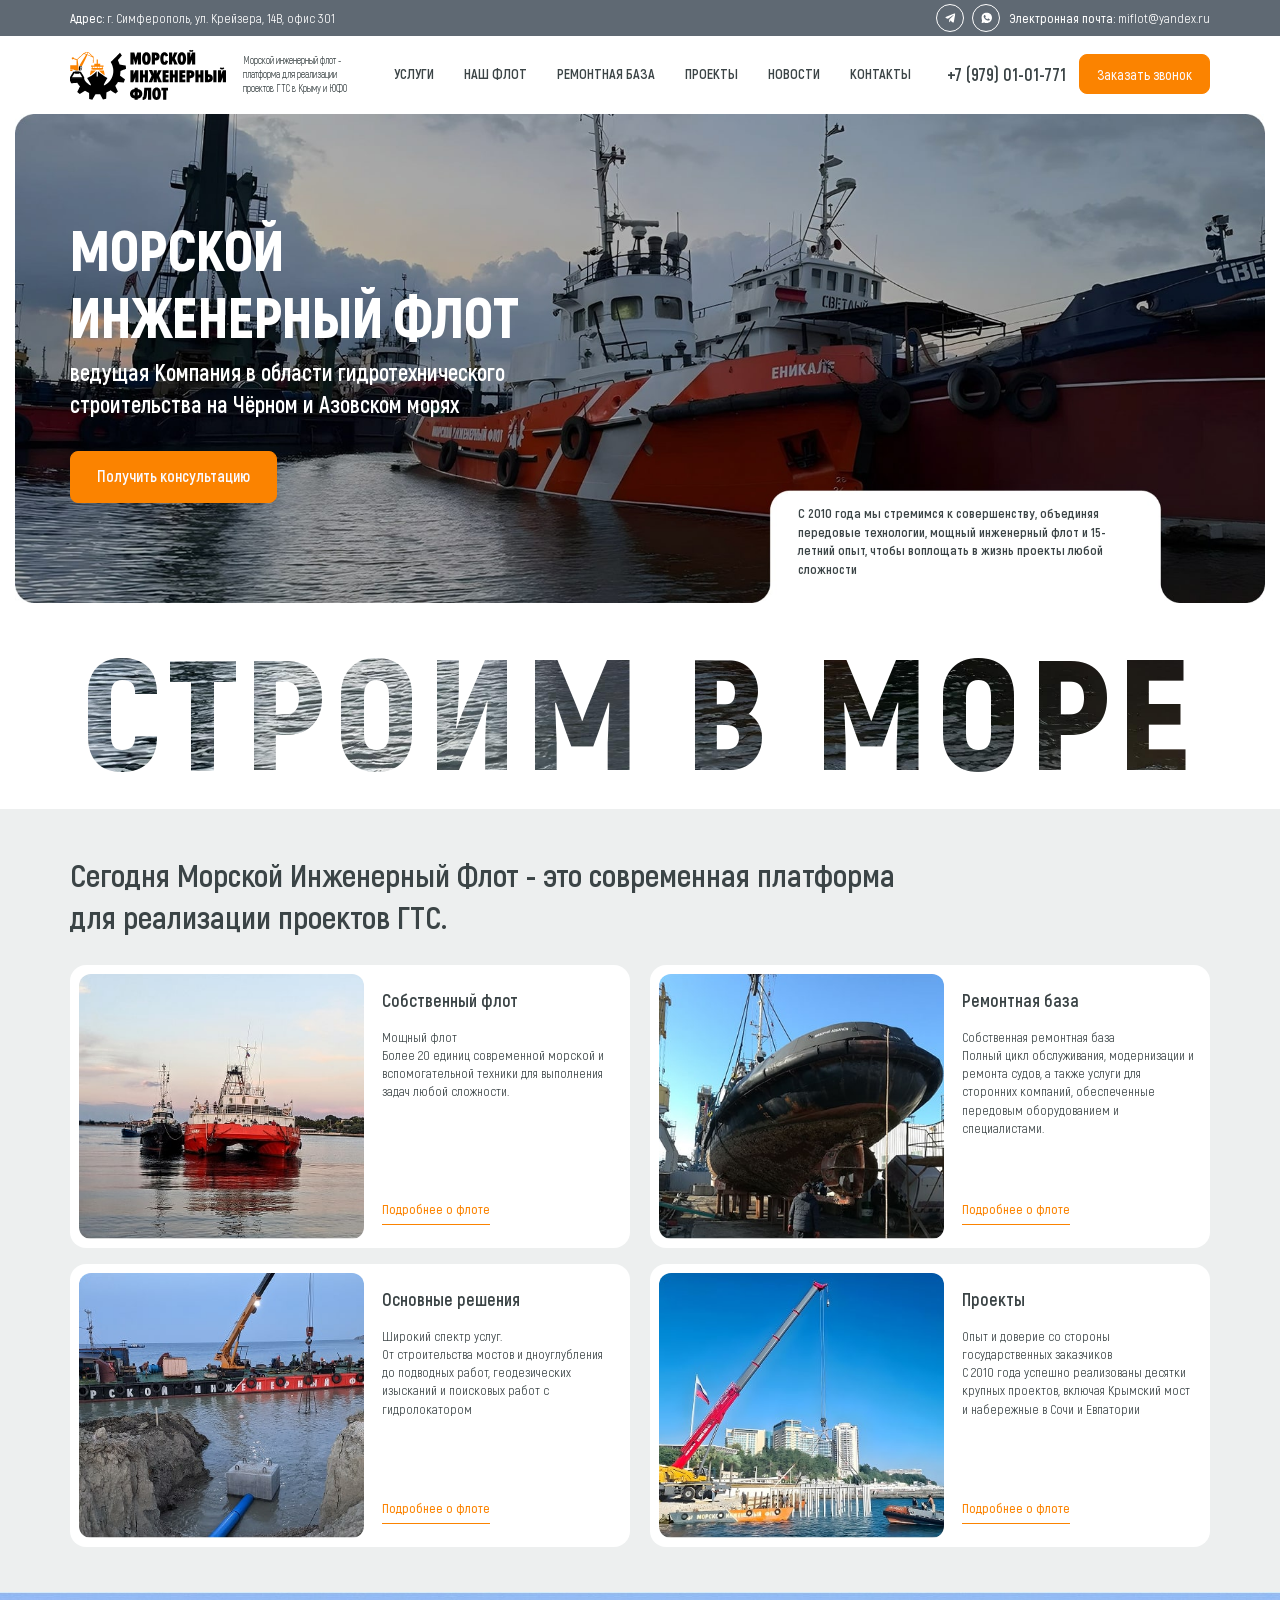
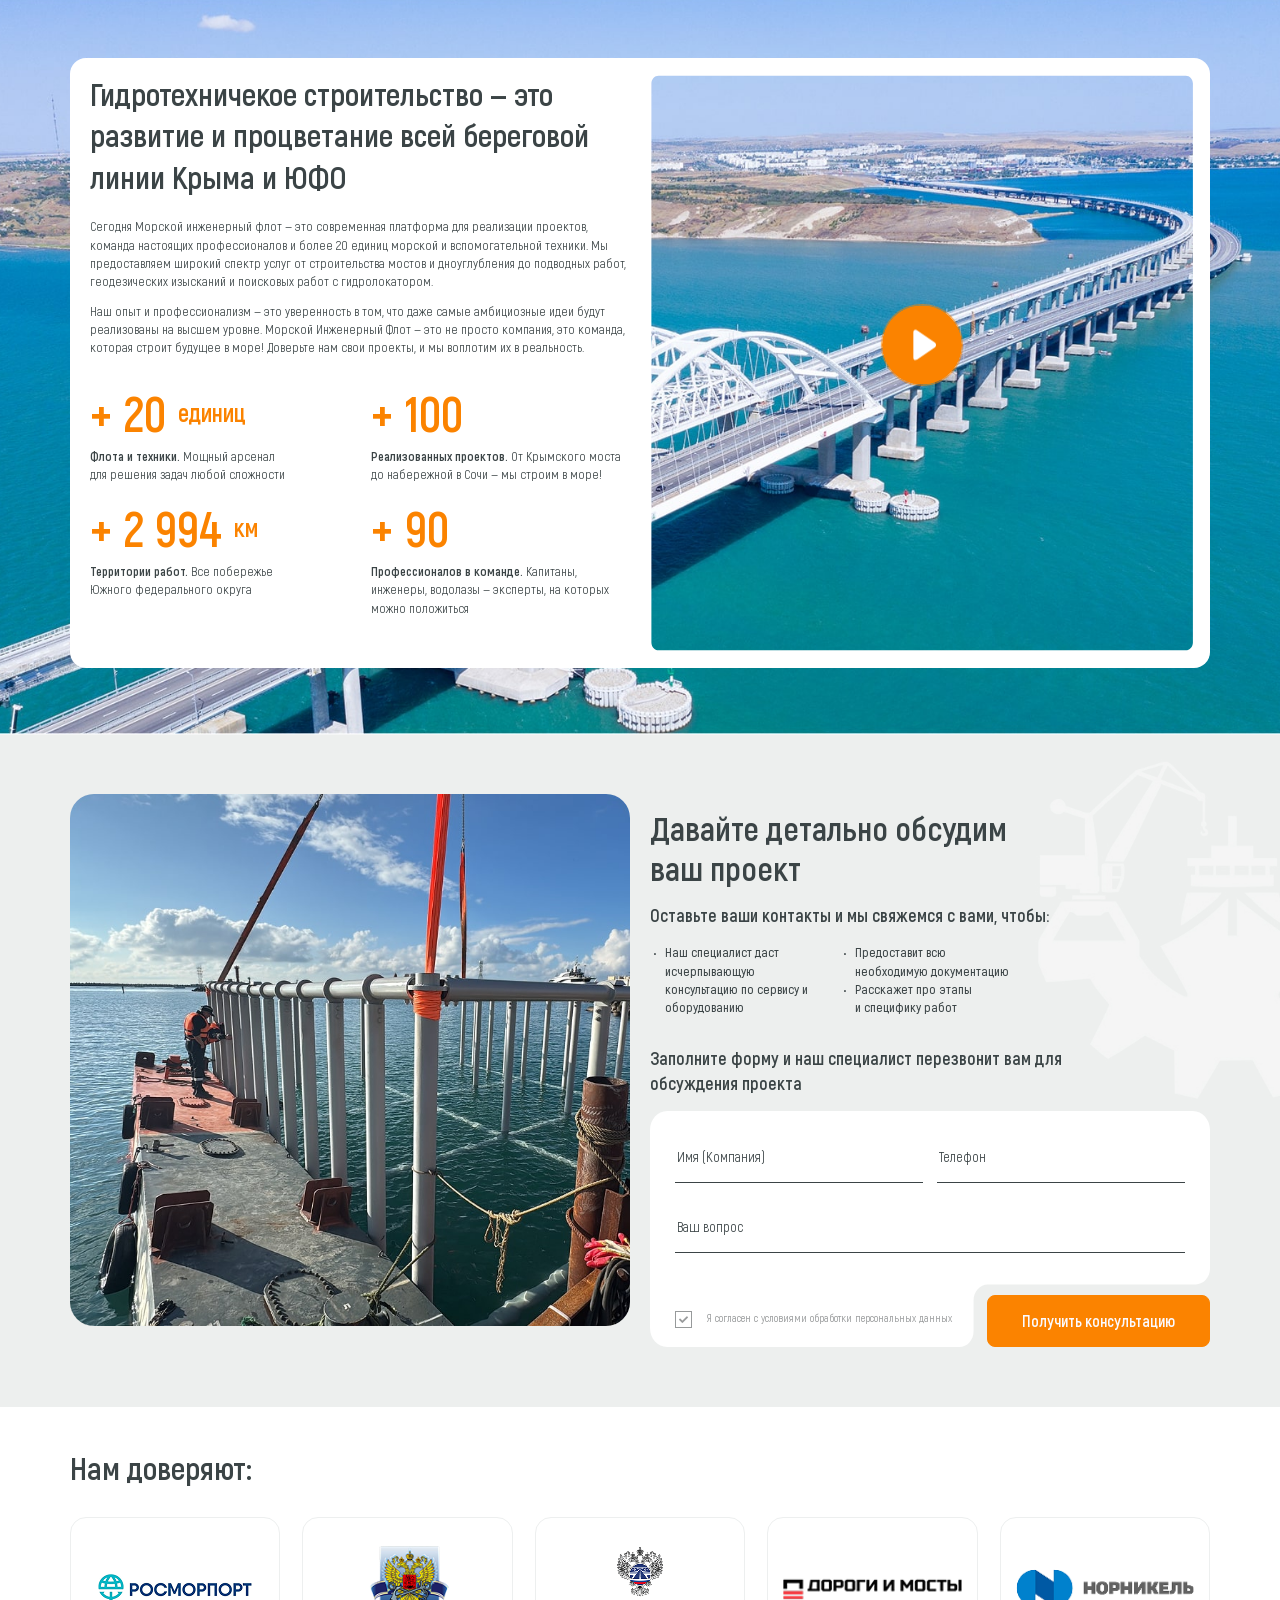
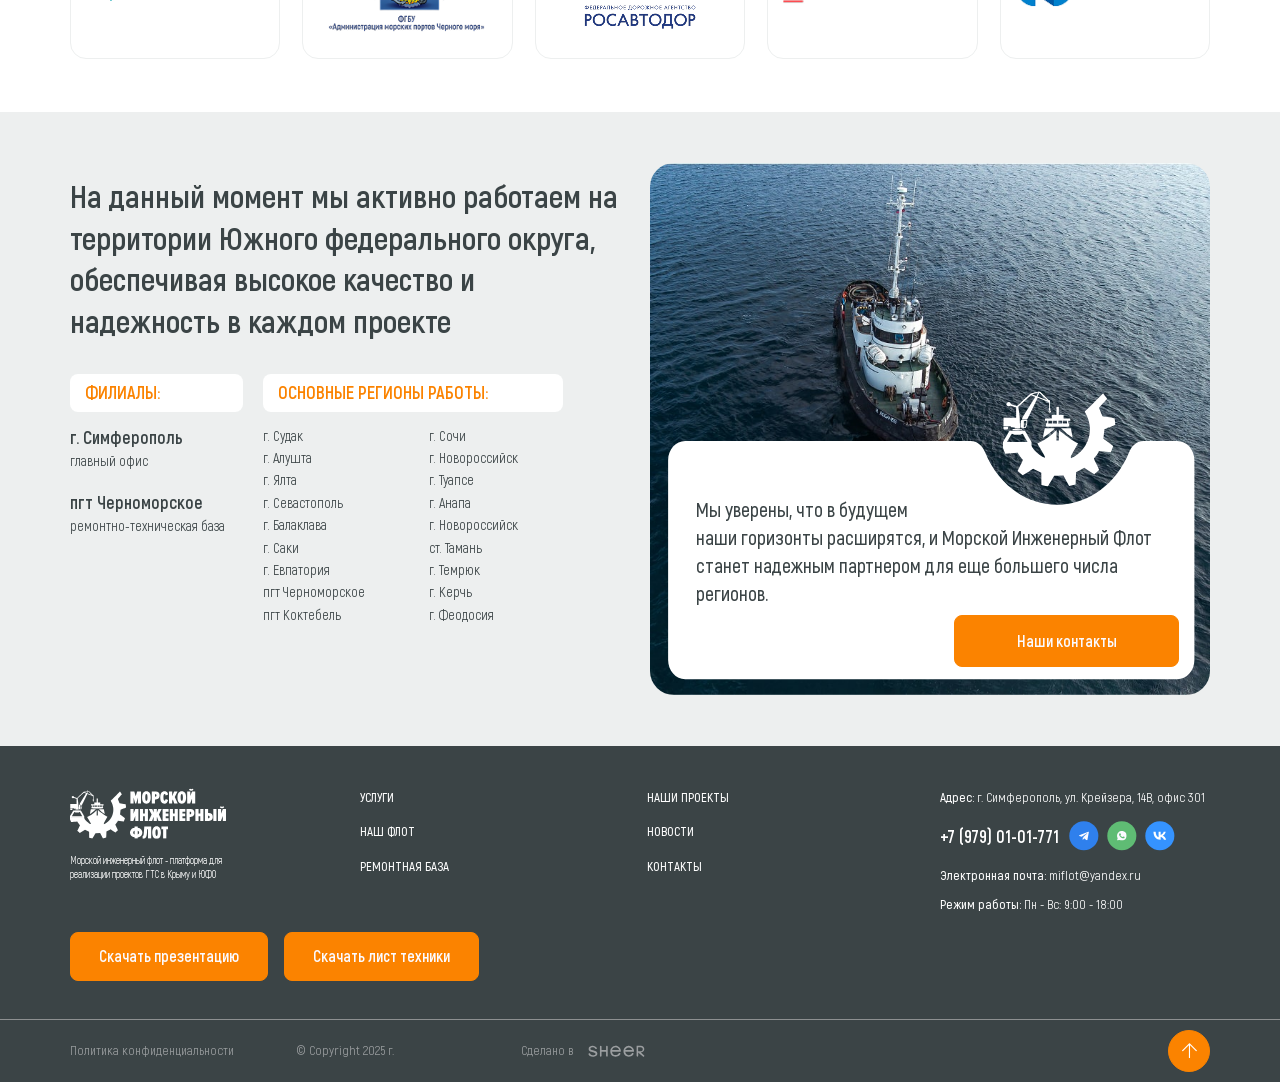
<file: index.html>
<!DOCTYPE html>
<!--[if lt IE 7]><html lang="ru" class="lt-ie9 lt-ie8 lt-ie7"><![endif]-->
<!--[if IE 7]><html lang="ru" class="lt-ie9 lt-ie8"><![endif]-->
<!--[if IE 8]><html lang="ru" class="lt-ie9"><![endif]-->
<!--[if gt IE 8]><!-->
<html lang="ru">
<!--<![endif]-->
<head>
	<meta charset="utf-8" />
	<title>Заголовок</title>
	<meta http-equiv="X-UA-Compatible" content="IE=edge" />
	<meta name="viewport" content="width=device-width, initial-scale=1, maximum-scale=1">
	<meta name="format-detection" content="telephone=no" />
	<link rel="shortcut icon" href="favicon.png" />
	<link rel="stylesheet" href="libs/bootstrap/bootstrap-grid.css" />
	<link rel="stylesheet" href="libs/fontawesome-free-5.12.0-web/css/all.min.css" />
	<link rel="stylesheet" href="libs/fancybox-master/dist/jquery.fancybox.min.css" />
	<link rel="stylesheet" href="libs/slick-1.5.9/slick/slick.css" />
	<link rel="stylesheet" href="css/fonts.css" />
	<link rel="stylesheet" href="css/main.css?ver=1.1" />
	<link rel="stylesheet" href="css/media.css?ver=1.1" />
</head>
<body>

	<div class="wrapper"> 

		<header class="header default"> 
			<div class="header__top"> 
				<div class="container">
					<div class="header__wrapper">
						<div class="header__location"><strong>Адрес:</strong> г. Симферополь, ул. Крейзера, 14В, офис 301</div>
						<div class="header__contacts">
							<ul class="socials-list">
								<li><a href="#" target="_blank" class="socials-list_tg"><img src="img/tg.svg" alt="alt"></a></li>
								<li><a href="#" target="_blank" class="socials-list_wp"><img src="img/wp.svg" alt="alt"></a></li>
							</ul>
							<p><strong>Электронная почта:</strong> <a href="mailto:miflot@yandex.ru">miflot@yandex.ru</a></p>
						</div>
					</div>
				</div>
			</div>
			<div class="header__bottom">
				<div class="container">
					<div class="header__wrapper">
						<span class='sandwich'>
							<span class='sw-topper'></span>
							<span class='sw-bottom'></span>
							<span class='sw-footer'></span>
						</span>
						<div class="logo-wrap">
							<a href="#" class="logo">
								<img src="img/logo.svg" alt="alt">
							</a>
							<div class="logo-descr">Морской инженерный флот - платформа для реализации проектов ГТС в Крыму и ЮФО</div>
						</div>
						<ul class="menu">
							<li><a href="#">УСЛУГИ</a></li>
							<li><a href="#">НАШ ФЛОТ</a></li>
							<li><a href="#">РЕМОНТНАЯ БАЗА</a></li>
							<li><a href="#">ПРОЕКТЫ</a></li>
							<li><a href="#">НОВОСТИ</a></li>
							<li><a href="#">КОНТАКТЫ</a></li>
						</ul>
						<div class="header__contacts">
							<a href="tel:+79790101771" class="phone-main">+7 (979) 01-01-771 </a>
							<a href="#callback" class="btn-main fancybox">Заказать звонок</a>
						</div>
						<a href="tel:+79790101771" class="phone-mob"><i class="fas fa-phone-alt"></i></a>
					</div>
				</div>
			</div>
			<div class="menu-mobile">
				<ul class="menu">
					<li><a href="#">УСЛУГИ</a></li>
					<li><a href="#">НАШ ФЛОТ</a></li>
					<li><a href="#">РЕМОНТНАЯ БАЗА</a></li>
					<li><a href="#">ПРОЕКТЫ</a></li>
					<li><a href="#">НОВОСТИ</a></li>
					<li><a href="#">КОНТАКТЫ</a></li>
				</ul>
				<div class="header__contacts">
					<a href="tel:+79790101771" class="phone-main">+7 (979) 01-01-771 </a>
					<a href="#callback" class="btn-main fancybox">Заказать звонок</a>
				</div>
			</div>
			<div class="menu-overlay"></div>
		</header>

		<section class="billbord">
			<div class="container">
				<div class="billbord__content">
					<h1 class="title-big">Морской инженерный флот</h1>
					<div class="descr-big">ведущая Компания в области гидротехнического строительства на Чёрном и Азовском морях</div>
					<a href="#sect-consult" class="btn-main link-scroll">Получить консультацию</a>
				</div>
			</div>
			<div class="billbord__descr">С 2010 года мы стремимся к совершенству, объединяя передовые технологии, мощный инженерный флот и 15-летний опыт, чтобы воплощать в жизнь проекты любой сложности</div>
		</section>

		<section class="head-main">
			<div class="container">
				<h2 class="title-main">СТРОИМ В МОРЕ</h2>
			</div>
		</section>

		<section class="categories">
			<div class="container">
				<h2 class="title-section">Сегодня Морской Инженерный Флот - это современная платформа для реализации проектов ГТС.</h2>
				<div class="row row_main">
					<div class="col-lg-6">
						<div class="item-card">
							<a href="#" class="item-card__image">
								<img src="img/category1.jpg" alt="alt">
							</a>
							<div class="item-card__content">
								<a href="#" class="title-middle">Собственный флот</a>
								<p>Мощный флот <br>Более 20 единиц современной морской и вспомогательной техники для выполнения задач любой сложности.</p>
								<a href="#" class="link-page">Подробнее о флоте</a>
							</div>
						</div>
					</div>
					<div class="col-lg-6">
						<div class="item-card">
							<a href="#" class="item-card__image">
								<img src="img/category2.jpg" alt="alt">
							</a>
							<div class="item-card__content">
								<a href="#" class="title-middle">Ремонтная база</a>
								<p>Собственная ремонтная база <br>Полный цикл обслуживания, модернизации и ремонта судов, а также услуги для сторонних компаний, обеспеченные передовым оборудованием и специалистами.</p>
								<a href="#" class="link-page">Подробнее о флоте</a>
							</div>
						</div>
					</div>
					<div class="col-lg-6">
						<div class="item-card">
							<a href="#" class="item-card__image">
								<img src="img/category3.jpg" alt="alt">
							</a>
							<div class="item-card__content">
								<a href="#" class="title-middle">Основные решения</a>
								<p>Широкий спектр услуг. <br>От строительства мостов и дноуглубления до подводных работ, геодезических изысканий и поисковых работ с гидролокатором</p>
								<a href="#" class="link-page">Подробнее о флоте</a>
							</div>
						</div>
					</div>
					<div class="col-lg-6">
						<div class="item-card">
							<a href="#" class="item-card__image">
								<img src="img/category4.jpg" alt="alt">
							</a>
							<div class="item-card__content">
								<a href="#" class="title-middle">Проекты</a>
								<p>Опыт и доверие со стороны государственных заказчиков <br>С 2010 года успешно реализованы десятки крупных проектов, включая Крымский мост и набережные в Сочи и Евпатории</p>
								<a href="#" class="link-page">Подробнее о флоте</a>
							</div>
						</div>
					</div>
				</div>
			</div>
		</section>

		<section class="about">
			<div class="container">
				<div class="about__content">
					<div class="row">
						<div class="col-lg-6">
							<h2 class="title-section">Гидротехничекое строительство — это развитие и процветание всей береговой <br>линии Крыма и ЮФО</h2>
							<p>Сегодня Морской инженерный флот — это современная платформа для реализации проектов, команда настоящих профессионалов и более 20 единиц морской и вспомогательной техники. Мы предоставляем широкий спектр услуг от строительства мостов и дноуглубления до подводных работ, геодезических изысканий и поисковых работ с гидролокатором.</p>
							<p>Наш опыт и профессионализм — это уверенность в том, что даже самые амбициозные идеи будут реализованы на высшем уровне. Морской Инженерный Флот — это не просто компания, это команда, которая строит будущее в море! Доверьте нам свои проекты, и мы воплотим их в реальность.</p>
							<div class="row">
								<div class="col-6">
									<div class="item-about">
										<div class="item-about__head">+<div class="item-about__number" data-from="0" data-to="20">0</div> <span>единиц</span></div>
										<p><strong>Флота и техники.</strong> Мощный арсенал <br>для решения задач любой сложности</p>
									</div>
								</div>
								<div class="col-6">
									<div class="item-about">
										<div class="item-about__head">+<div class="item-about__number" data-from="0" data-to="100">0</div></div>
										<p><strong>Реализованных проектов.</strong> От Крымского моста <br>до набережной в Сочи — мы строим в море!</p>
									</div>
								</div>
								<div class="col-6">
									<div class="item-about">
										<div class="item-about__head">+<div class="item-about__number" data-from="0" data-to="3000">0</div> <span>км</span></div>
										<p><strong>Территории работ.</strong> Все побережье <br>Южного федерального округа</p>
									</div>
								</div>
								<div class="col-6">
									<div class="item-about">
										<div class="item-about__head">+<div class="item-about__number" data-from="0" data-to="90">0</div></div>
										<p><strong>Профессионалов в команде.</strong> Капитаны, инженеры, водолазы — эксперты, на которых можно положиться</p>
									</div>
								</div>
							</div>
						</div>
						<div class="col-lg-6">
							<div class="video-about">
								<div class="video-about__btn"></div>
								<div class="about__video">
									<video width="100%" data-keepplaying height="auto" preload="auto" autoplay="autoplay" poster="img/poster.jpg" loop autoplay muted controls>
										<source src="img/video1.mp4" type="video/mp4"></source> 
									</video>
								</div>
							</div>
						</div>
					</div>
				</div>
			</div>
		</section>

		<section class="consultation" id="sect-consult">
			<div class="container">
				<div class="row">
					<div class="col-lg-6">
						<div class="consultation__image">
							<img src="img/consultation.jpg" alt="alt">
						</div>
					</div>
					<div class="col-lg-6">
						<h2 class="title-section">Давайте детально обсудим ваш проект</h2>
						<div class="title-middle">Оставьте ваши контакты и мы свяжемся с вами, чтобы:</div>
						<div class="consultation__text">
							<ul>
								<li>Наш специалист даст исчерпывающую консультацию по сервису и оборудованию</li>
								<li>Предоставит всю необходимую документацию</li>
								<li>Расскажет про этапы <br>и специфику работ</li>
							</ul>
						</div>
						<div class="title-middle">Заполните форму и наш специалист перезвонит вам для обсуждения проекта</div>
						<div class="form-consultation">
							<form>
								<div class="row">
									<div class="col-md-6">
										<div class="item-form">
											<input type="text" placeholder="Имя (Компания)" required>
										</div>
									</div>
									<div class="col-md-6">
										<div class="item-form">
											<input type="tel" placeholder="Телефон" class="input-phone" inputmode="numeric" required>
										</div>
									</div>
									<div class="col-12">
										<div class="item-form">
											<input type="text" placeholder="Ваш вопрос" required>
										</div>
									</div>
								</div>
								<div class="form-consultation__bottom">
									<div class="checkbox">
										<label>
											<input type="checkbox" required="required" checked="checked" />
											<span>Я согласен с условиями обработки персональных данных</span>
										</label>
									</div>
									<input type="submit" class="btn-main" value="Получить консультацию">
								</div>
							</form>
						</div>
					</div>
				</div>
			</div>
		</section>

		<section class="partners">
			<div class="container">
				<h2 class="title-section">Нам доверяют:</h2>
				<div class="row row_partners">
					<div class="col-main">
						<div class="item-partner">
							<img src="img/partner1.png" alt="alt">
						</div>
					</div>
					<div class="col-main">
						<div class="item-partner">
							<img src="img/partner2.png" alt="alt">
						</div>
					</div>
					<div class="col-main">
						<div class="item-partner">
							<img src="img/partner3.png" alt="alt">
						</div>
					</div>
					<div class="col-main">
						<div class="item-partner">
							<img src="img/partner4.png" alt="alt">
						</div>
					</div>
					<div class="col-main">
						<div class="item-partner">
							<img src="img/partner5.png" alt="alt">
						</div>
					</div>
				</div>
			</div>
		</section>

		<section class="contacts">
			<div class="container">
				<div class="row">
					<div class="col-lg-6">
						<h2 class="title-section">На данный момент мы активно работаем на территории Южного федерального округа, обеспечивая высокое качество и надежность в каждом проекте</h2>
						<div class="row">
							<div class="col-md-4">
								<div class="contacts__subtitle">Филиалы:</div>
								<div class="contacts__item">
									<div class="title-middle">г. Симферополь</div>
									<p>главный офис</p>
								</div>
								<div class="contacts__item">
									<div class="title-middle">пгт Черноморское</div>
									<p>ремонтно-техническая база</p>
								</div>
							</div>
							<div class="col-md-7">
								<div class="contacts__subtitle">Основные регионы работы:</div>
								<ul class="contacts__list">
									<li>г. Судак</li>
									<li>г. Алушта</li>
									<li>г. Ялта</li>
									<li>г. Севастополь</li>
									<li>г. Балаклава</li>
									<li>г. Саки</li>
									<li>г. Евпатория</li>
									<li>пгт Черноморское</li>
									<li>пгт Коктебель</li>
									<li>г. Сочи</li>
									<li>г. Новороссийск</li>
									<li>г. Туапсе</li>
									<li>г. Анапа</li>
									<li>г. Новороссийск</li>
									<li>ст. Тамань</li>
									<li>г. Темрюк</li>
									<li>г. Керчь</li>
									<li>г. Феодосия</li>
								</ul>
							</div>
						</div>
					</div>
					<div class="col-lg-6">
						<div class="contacts__main">
							<img src="img/contacts.jpg" alt="alt">
							<div class="contacts__info">
								<p>Мы уверены, что в будущем <br>наши горизонты расширятся, и Морской Инженерный Флот станет надежным партнером для еще большего числа регионов.</p>
								<div class="contacts__button">
									<a href="#" class="btn-main">Наши контакты</a>
								</div>
								<div class="contacts__logo">
									<img src="img/logo_contacts.svg" alt="alt">
								</div>
							</div>
						</div>
					</div>
				</div>
			</div>
		</section>

		<footer class="footer">
			<div class="container">
				<div class="row">
					<div class="col-lg-3">
						<div class="logo-wrap">
							<a href="#" class="logo">
								<img src="img/logo2.svg" alt="alt">
							</a>
							<div class="logo-descr">Морской инженерный флот - платформа для реализации проектов ГТС в Крыму и ЮФО</div>
						</div>
					</div>
					<div class="col-lg-6">
						<ul class="footer__menu">
							<li><a href="#">Услуги</a></li>
							<li><a href="#">Наш флот</a></li>
							<li><a href="#">Ремонтная база</a></li>
							<li><a href="#">Наши проекты</a></li>
							<li><a href="#">Новости</a></li>
							<li><a href="#">Контакты</a></li>
						</ul>
					</div>
					<div class="col-lg-3">
						<div class="footer__contacts">
							<p><strong>Адрес:</strong> г. Симферополь, ул. Крейзера, 14В, офис 301</p>
							<div class="contacts-line">
								<a href="tel:+79790101771" class="phone-main">+7 (979) 01-01-771 </a>
								<ul class="socials-main">
									<li><a href="#" target="_blank"><img src="img/ic_tg.svg" alt="alt"></a></li>
									<li><a href="#" target="_blank"><img src="img/ic_wp.svg" alt="alt"></a></li>
									<li><a href="#" target="_blank"><img src="img/ic_vk.svg" alt="alt"></a></li>
								</ul>
							</div>
							<p><strong>Электронная почта:</strong> <a href="mailto:miflot@yandex.ru">miflot@yandex.ru</a></p>
							<p><strong>Режим работы:</strong> Пн - Вс: 9:00 - 18:00</p>
						</div>
					</div>
				</div>
				<div class="footer__buttons">
					<a href="#" class="btn-main">Скачать презентацию</a>
					<a href="#" class="btn-main">Скачать лист техники</a>
				</div>
			</div>
			<div class="footer-bottom">
				<div class="container">
					<div class="row align-items-center">
						<div class="col-lg">
							<a href="#">Политика конфиденциальности </a>
						</div>
						<div class="col-lg">
							<div class="copyright">© Copyright  2025 г.</div>
						</div>
						<div class="col-lg">
							<div class="create">Сделано в <a href="#"><img src="img/sheer.svg" alt="alt"></a></div>
						</div>
						<div class="col-lg-5">
							<a href="#" class="btn-top"><i class="fal fa-arrow-up"></i></a>
						</div>
					</div>
				</div>
			</div>
		</footer>
		
	</div>

	<div id="callback" class="modal-block">
		<div class="modal-wrap">
			<div class="title-form">Заказать звонок</div>
			<div class="descr-form">Заполните форму и мы перезвоним вам <br>в течение 30 минут</div>
			<form>
				<div class="item-form">
					<input type="text" placeholder="Имя (Компания)" required>
				</div>
				<div class="item-form">
					<input type="tel" placeholder="Телефон" class="input-phone" inputmode="numeric" required>
				</div>
				<input type="submit" class="btn-main" value="Отправить">
				<div class="checkbox">
					<label>
						<input type="checkbox" required="required" checked="checked" />
						<span>Я согласен с условиями обработки персональных данных</span>
					</label>
				</div>
			</form>
		</div>
	</div>

	<!--[if lt IE 9]>
	<script src="libs/html5shiv/es5-shim.min.js"></script>
	<script src="libs/html5shiv/html5shiv.min.js"></script>
	<script src="libs/html5shiv/html5shiv-printshiv.min.js"></script>
	<script src="libs/respond/respond.min.js"></script>
	<![endif]-->
	<script src="libs/jquery/jquery-3.6.0.min.js"></script>
	<script src="libs/fancybox-master/dist/jquery.fancybox.min.js"></script>
	<script src="libs/jquery-spincrement/jquery.spincrement.min.js"></script>
	<script src="libs/slick-1.5.9/slick/slick.min.js"></script>
	<script src="libs/mask/jquery.maskedinput.js"></script>
	<script src="js/common.js?ver=1.1"></script>
	<!-- Yandex.Metrika counter --><!-- /Yandex.Metrika counter -->
	<!-- Google Analytics counter --><!-- /Google Analytics counter -->
</body>
</html>
</file>
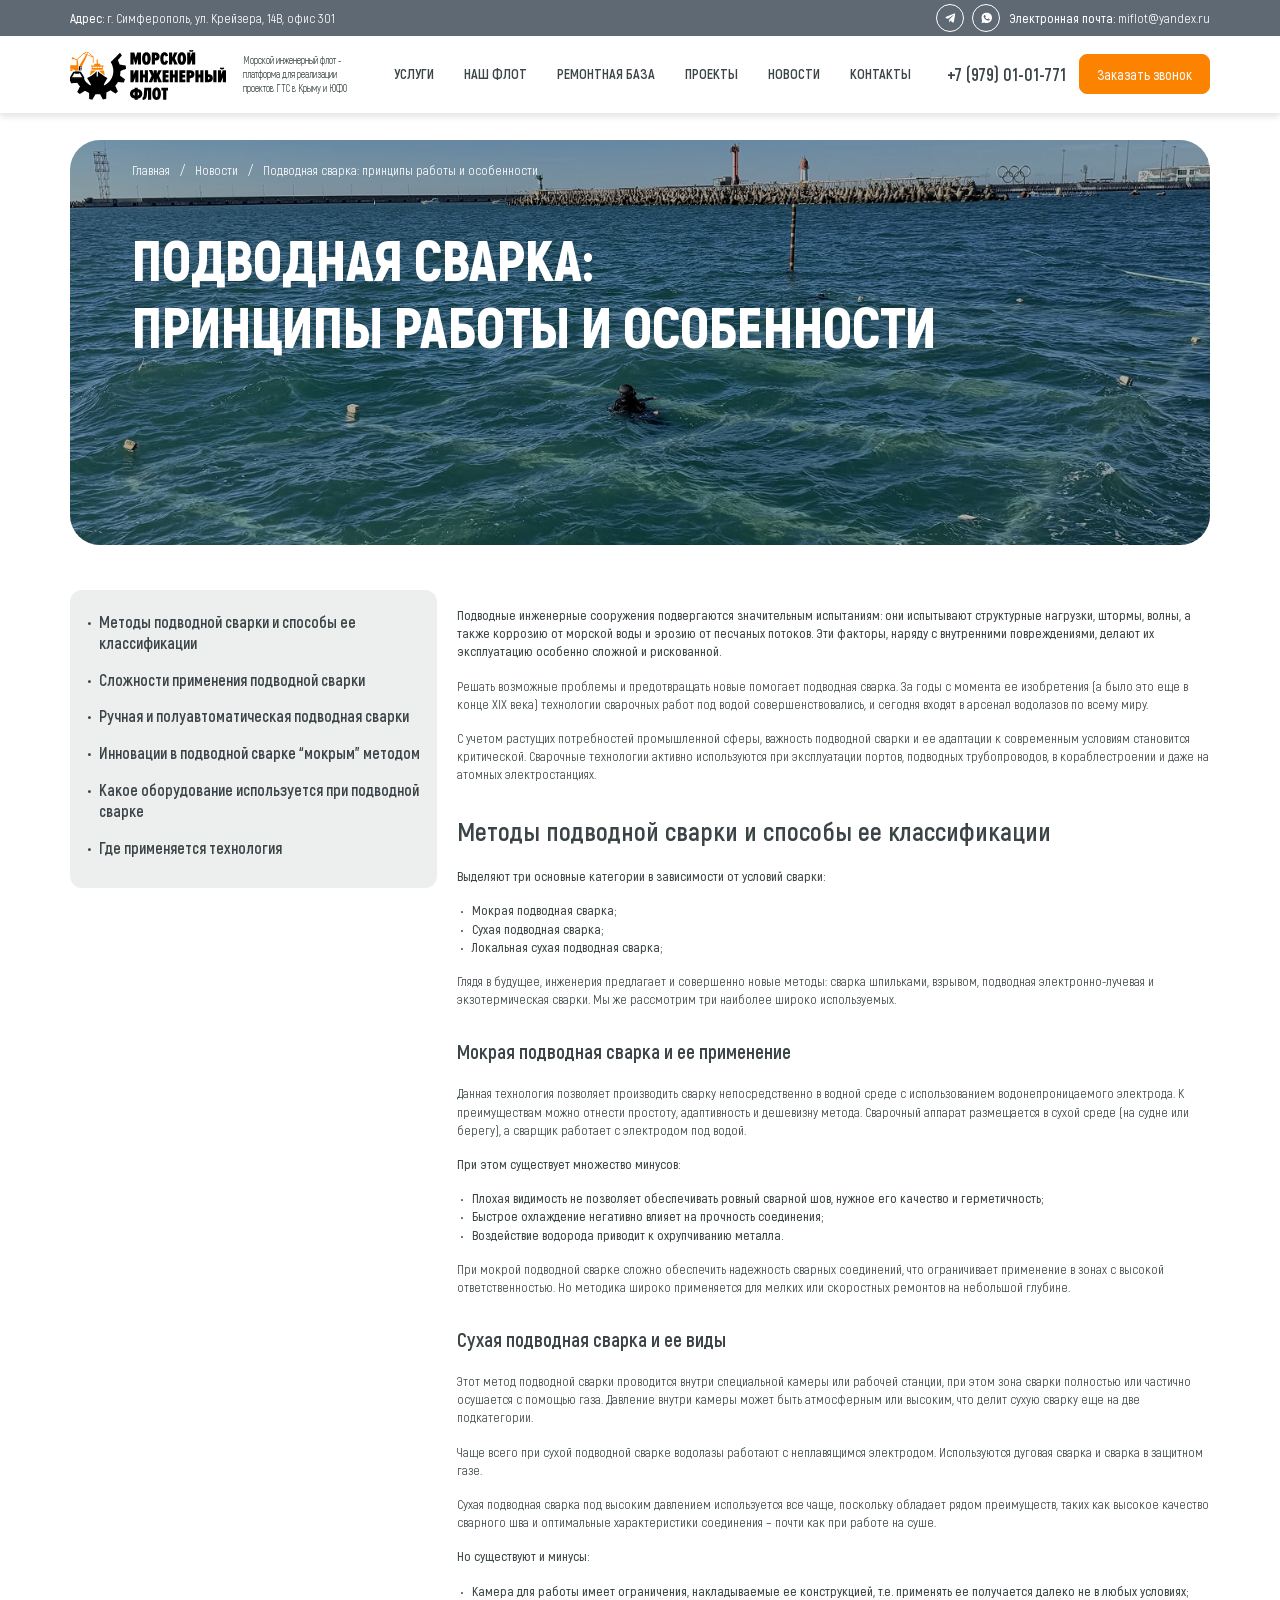
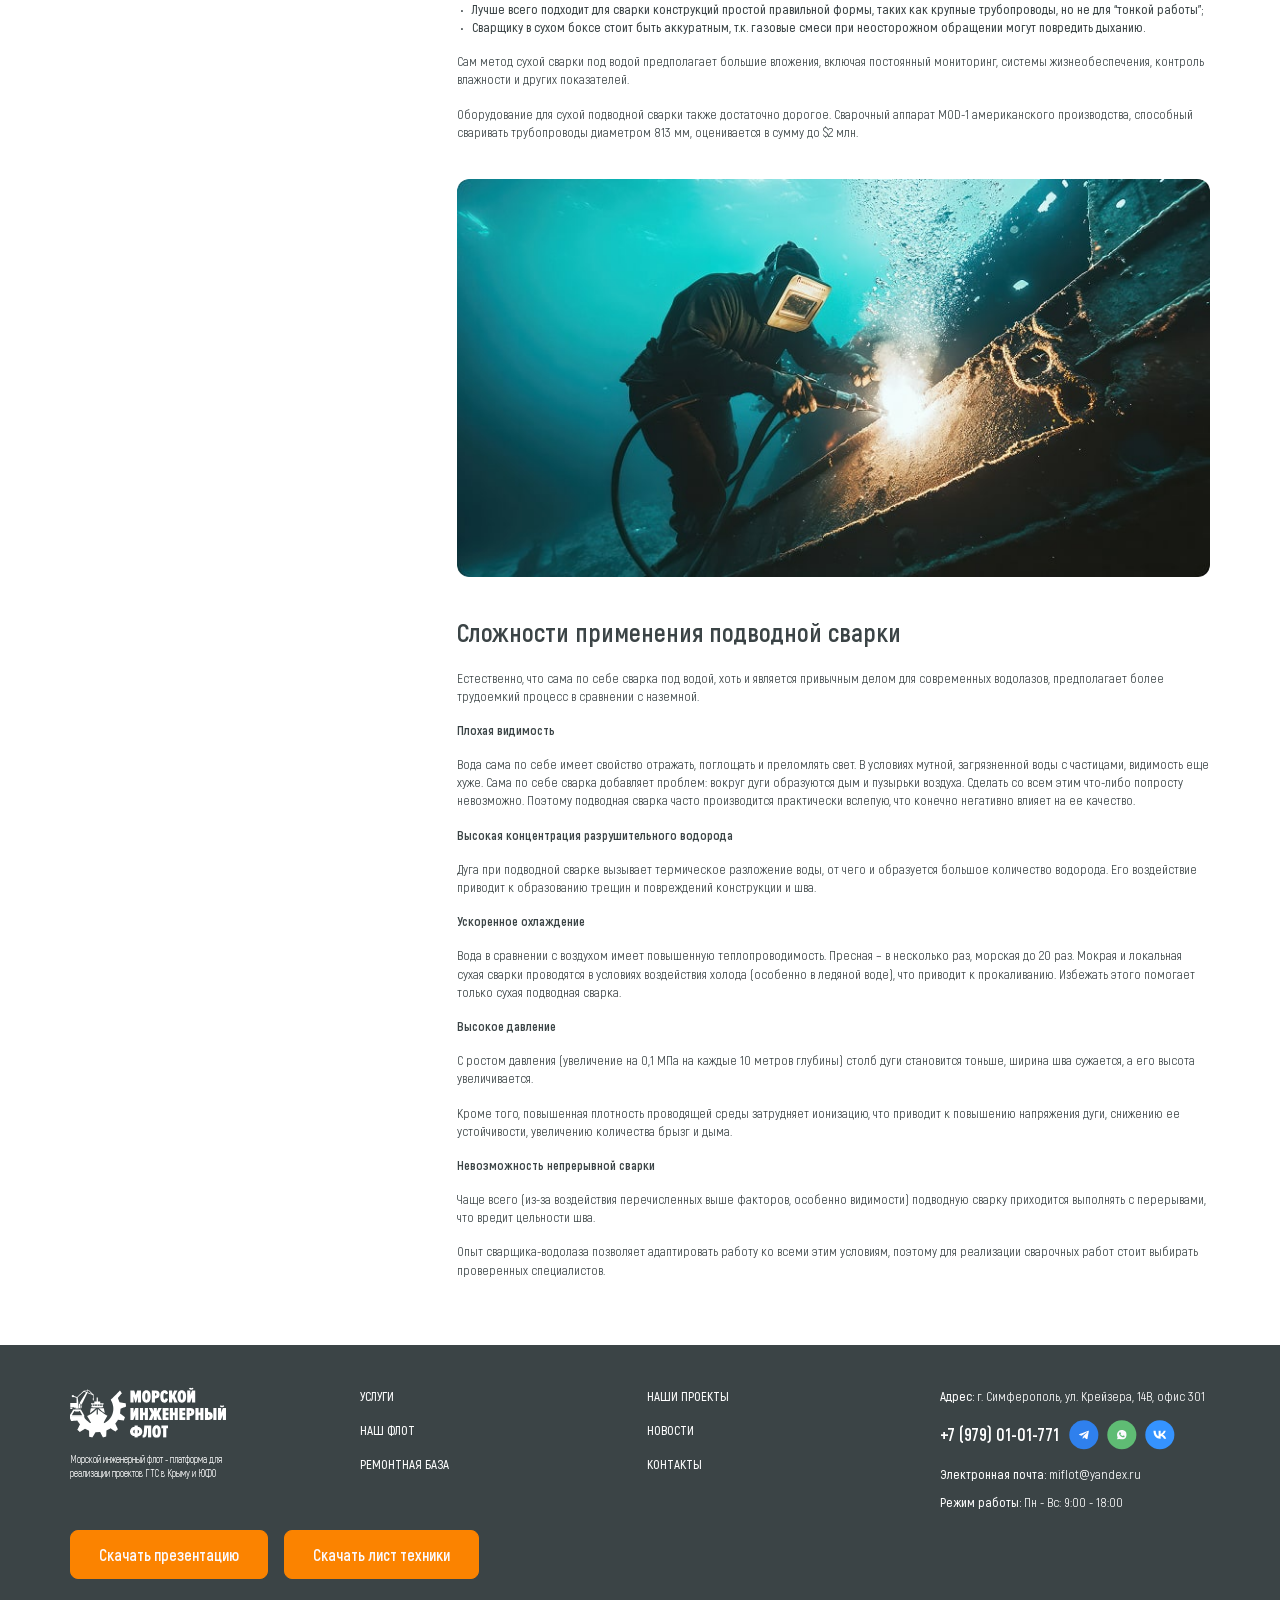
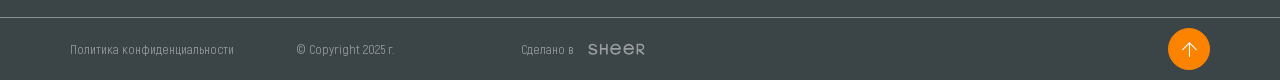
<file: article.html>
<!DOCTYPE html>
<!--[if lt IE 7]><html lang="ru" class="lt-ie9 lt-ie8 lt-ie7"><![endif]-->
<!--[if IE 7]><html lang="ru" class="lt-ie9 lt-ie8"><![endif]-->
<!--[if IE 8]><html lang="ru" class="lt-ie9"><![endif]-->
<!--[if gt IE 8]><!-->
<html lang="ru">
<!--<![endif]-->
<head>
	<meta charset="utf-8" />
	<title>Заголовок</title>
	<meta http-equiv="X-UA-Compatible" content="IE=edge" />
	<meta name="viewport" content="width=device-width, initial-scale=1, maximum-scale=1">
	<meta name="format-detection" content="telephone=no" />
	<link rel="shortcut icon" href="favicon.png" />
	<link rel="stylesheet" href="libs/bootstrap/bootstrap-grid.css" />
	<link rel="stylesheet" href="libs/fontawesome-free-5.12.0-web/css/all.min.css" />
	<link rel="stylesheet" href="libs/fancybox-master/dist/jquery.fancybox.min.css" />
	<link rel="stylesheet" href="libs/slick-1.5.9/slick/slick.css" />
	<link rel="stylesheet" href="css/fonts.css" />
	<link rel="stylesheet" href="css/main.css?ver=1.3" />
	<link rel="stylesheet" href="css/media.css?ver=1.3" />
</head>
<body>

	<div class="wrapper wrapper_page"> 

		<header class="header default"> 
			<div class="header__top"> 
				<div class="container">
					<div class="header__wrapper">
						<div class="header__location"><strong>Адрес:</strong> г. Симферополь, ул. Крейзера, 14В, офис 301</div>
						<div class="header__contacts">
							<ul class="socials-list">
								<li><a href="#" target="_blank" class="socials-list_tg"><img src="img/tg.svg" alt="alt"></a></li>
								<li><a href="#" target="_blank" class="socials-list_wp"><img src="img/wp.svg" alt="alt"></a></li>
							</ul>
							<p><strong>Электронная почта:</strong> <a href="mailto:miflot@yandex.ru">miflot@yandex.ru</a></p>
						</div>
					</div>
				</div>
			</div>
			<div class="header__bottom">
				<div class="container">
					<div class="header__wrapper">
						<span class='sandwich'>
							<span class='sw-topper'></span>
							<span class='sw-bottom'></span>
							<span class='sw-footer'></span>
						</span>
						<div class="logo-wrap">
							<a href="#" class="logo">
								<img src="img/logo.svg" alt="alt">
							</a>
							<div class="logo-descr">Морской инженерный флот - платформа для реализации проектов ГТС в Крыму и ЮФО</div>
						</div>
						<ul class="menu">
							<li><a href="#">УСЛУГИ</a></li>
							<li><a href="#">НАШ ФЛОТ</a></li>
							<li><a href="#">РЕМОНТНАЯ БАЗА</a></li>
							<li><a href="#">ПРОЕКТЫ</a></li>
							<li><a href="#">НОВОСТИ</a></li>
							<li><a href="#">КОНТАКТЫ</a></li>
						</ul>
						<div class="header__contacts">
							<a href="tel:+79790101771" class="phone-main">+7 (979) 01-01-771 </a>
							<a href="#callback" class="btn-main fancybox">Заказать звонок</a>
						</div>
						<a href="tel:+79790101771" class="phone-mob"><i class="fas fa-phone-alt"></i></a>
					</div>
				</div>
			</div>
			<div class="menu-mobile">
				<ul class="menu">
					<li><a href="#">УСЛУГИ</a></li>
					<li><a href="#">НАШ ФЛОТ</a></li>
					<li><a href="#">РЕМОНТНАЯ БАЗА</a></li>
					<li><a href="#">ПРОЕКТЫ</a></li>
					<li><a href="#">НОВОСТИ</a></li>
					<li><a href="#">КОНТАКТЫ</a></li>
				</ul>
				<div class="header__contacts">
					<a href="tel:+79790101771" class="phone-main">+7 (979) 01-01-771 </a>
					<a href="#callback" class="btn-main fancybox">Заказать звонок</a>
				</div>
			</div>
			<div class="menu-overlay"></div>
		</header>

		<section class="billbord-page">
			<div class="container">
				<div class="billbord-page__content">
					<ul class="breadcrumbs">
						<li><a href="#">Главная</a></li>
						<li><a href="#">Новости</a></li>
						<li>Подводная сварка: принципы работы и особенности</li>
					</ul>
					<h1 class="title-big">Подводная сварка: <br>принципы работы и особенности</h1>
					<div class="billbord-page__image">
						<img src="img/billbord_article.jpg" alt="alt">
					</div>
				</div>
			</div>
		</section>

		<section class="page-article">
			<div class="container">
				<div class="row">
					<div class="col-lg-4">
						<ul class="nav-article">
							<li><a href="#article-1">Методы подводной сварки и способы ее классификации</a></li>
							<li><a href="#article-2">Сложности применения подводной сварки</a></li>
							<li><a href="#article-2">Ручная и полуавтоматическая подводная сварки</a></li>
							<li><a href="#article-2">Инновации в подводной сварке “мокрым” методом</a></li>
							<li><a href="#article-2">Какое оборудование используется при подводной сварке</a></li>
							<li><a href="#article-2">Где применяется технология</a></li>
						</ul>
					</div>
					<div class="col-lg-8">
						<div class="article-content">
							<p><strong>Подводные инженерные сооружения подвергаются значительным испытаниям: они испытывают структурные нагрузки, штормы, волны, а также коррозию от морской воды и эрозию от песчаных потоков. Эти факторы, наряду с внутренними повреждениями, делают их эксплуатацию особенно сложной и рискованной.</strong></p>
							<p>Решать возможные проблемы и предотвращать новые помогает подводная сварка. За годы с момента ее изобретения (а было это еще в конце XIX века) технологии сварочных работ под водой совершенствовались, и сегодня входят в арсенал водолазов по всему миру.</p>
							<p>С учетом растущих потребностей промышленной сферы, важность подводной сварки и ее адаптации к современным условиям становится критической. Сварочные технологии активно используются при эксплуатации портов, подводных трубопроводов, в кораблестроении и даже на атомных электростанциях.</p>
							<h2 id="article-1">Методы подводной сварки и способы ее классификации</h2>
							<p><strong>Выделяют три основные категории в зависимости от условий сварки:</strong></p>
							<ul>
								<li>Мокрая подводная сварка;</li>
								<li>Сухая подводная сварка;</li>
								<li>Локальная сухая подводная сварка;</li>
							</ul>
							<p>Глядя в будущее, инженерия предлагает и совершенно новые методы: сварка шпильками, взрывом, подводная электронно-лучевая и экзотермическая сварки. Мы же рассмотрим три наиболее широко используемых.</p>
							<h3>Мокрая подводная сварка и ее применение</h3>
							<p>Данная технология позволяет производить сварку непосредственно в водной среде с использованием водонепроницаемого электрода. К преимуществам можно отнести простоту, адаптивность и дешевизну метода. Сварочный аппарат размещается в сухой среде (на судне или берегу), а сварщик работает с электродом под водой.</p>
							<p><strong>При этом существует множество минусов:</strong></p>
							<ul>
								<li>Плохая видимость не позволяет обеспечивать ровный сварной шов, нужное его качество и герметичность;</li>
								<li>Быстрое охлаждение негативно влияет на прочность соединения;</li>
								<li>Воздействие водорода приводит к охрупчиванию металла.</li>
							</ul>
							<p>При мокрой подводной сварке сложно обеспечить надежность сварных соединений, что ограничивает применение в зонах с высокой ответственностью. Но методика широко применяется для мелких или скоростных ремонтов на небольшой глубине.</p>
							<h3>Сухая подводная сварка и ее виды</h3>
							<p>Этот метод подводной сварки проводится внутри специальной камеры или рабочей станции, при этом зона сварки полностью или частично осушается с помощью газа. Давление внутри камеры может быть атмосферным или высоким, что делит сухую сварку еще на две подкатегории.</p>
							<p>Чаще всего при сухой подводной сварке водолазы работают с неплавящимся электродом. Используются дуговая сварка и сварка в защитном газе.</p>
							<p>Сухая подводная сварка под высоким давлением используется все чаще, поскольку обладает рядом преимуществ, таких как высокое качество сварного шва и оптимальные характеристики соединения – почти как при работе на суше.</p>
							<p><strong>Но существуют и минусы:</strong></p>
							<ul>
								<li>Камера для работы имеет ограничения, накладываемые ее конструкцией, т.е. применять ее получается далеко не в любых условиях;</li>
								<li>Лучше всего подходит для сварки конструкций простой правильной формы, таких как крупные трубопроводы, но не для “тонкой работы”;</li>
								<li>Сварщику в сухом боксе стоит быть аккуратным, т.к. газовые смеси при неосторожном обращении могут повредить дыханию.</li>
							</ul>
							<p>Сам метод сухой сварки под водой предполагает большие вложения, включая постоянный мониторинг, системы жизнеобеспечения, контроль влажности и других показателей.</p>
							<p>Оборудование для сухой подводной сварки также достаточно дорогое. Сварочный аппарат MOD-1 американского производства, способный сваривать трубопроводы диаметром 813 мм, оценивается в сумму до $2 млн.</p>
							<img src="img/article1.jpg" alt="alt">
							<h2 id="article-2">Сложности применения подводной сварки</h2>
							<p>Естественно, что сама по себе сварка под водой, хоть и является привычным делом для современных водолазов, предполагает более трудоемкий процесс в сравнении с наземной.</p>
							<p><b>Плохая видимость</b></p>
							<p>Вода сама по себе имеет свойство отражать, поглощать и преломлять свет. В условиях мутной, загрязненной воды с частицами, видимость еще хуже. Сама по себе сварка добавляет проблем: вокруг дуги образуются дым и пузырьки воздуха. Сделать со всем этим что-либо попросту невозможно. Поэтому подводная сварка часто производится практически вслепую, что конечно негативно влияет на ее качество.</p>
							<p><b>Высокая концентрация разрушительного водорода</b></p>
							<p>Дуга при подводной сварке вызывает термическое разложение воды, от чего и образуется большое количество водорода. Его воздействие приводит к образованию трещин и повреждений конструкции и шва.</p>
							<p><b>Ускоренное охлаждение</b></p>
							<p>Вода в сравнении с воздухом имеет повышенную теплопроводимость. Пресная – в несколько раз, морская до 20 раз. Мокрая и локальная сухая сварки проводятся в условиях воздействия холода (особенно в ледяной воде), что приводит к прокаливанию. Избежать этого помогает только сухая подводная сварка.</p>
							<p><b>Высокое давление</b></p>
							<p>С ростом давления (увеличение на 0,1 МПа на каждые 10 метров глубины) столб дуги становится тоньше, ширина шва сужается, а его высота увеличивается.</p>
							<p>Кроме того, повышенная плотность проводящей среды затрудняет ионизацию, что приводит к повышению напряжения дуги, снижению ее устойчивости, увеличению количества брызг и дыма.</p>
							<p><b>Невозможность непрерывной сварки</b></p>
							<p>Чаще всего (из-за воздействия перечисленных выше факторов, особенно видимости) подводную сварку приходится выполнять с перерывами, что вредит цельности шва.</p>
							<p>Опыт сварщика-водолаза позволяет адаптировать работу ко всеми этим условиям, поэтому для реализации сварочных работ стоит выбирать проверенных специалистов.</p>
						</div>
					</div>
				</div>
			</div>
		</section>

		<footer class="footer">
			<div class="container">
				<div class="row">
					<div class="col-lg-3">
						<div class="logo-wrap">
							<a href="#" class="logo">
								<img src="img/logo2.svg" alt="alt">
							</a>
							<div class="logo-descr">Морской инженерный флот - платформа для реализации проектов ГТС в Крыму и ЮФО</div>
						</div>
					</div>
					<div class="col-lg-6">
						<ul class="footer__menu">
							<li><a href="#">Услуги</a></li>
							<li><a href="#">Наш флот</a></li>
							<li><a href="#">Ремонтная база</a></li>
							<li><a href="#">Наши проекты</a></li>
							<li><a href="#">Новости</a></li>
							<li><a href="#">Контакты</a></li>
						</ul>
					</div>
					<div class="col-lg-3">
						<div class="footer__contacts">
							<p><strong>Адрес:</strong> г. Симферополь, ул. Крейзера, 14В, офис 301</p>
							<div class="contacts-line">
								<a href="tel:+79790101771" class="phone-main">+7 (979) 01-01-771 </a>
								<ul class="socials-main">
									<li><a href="#" target="_blank"><img src="img/ic_tg.svg" alt="alt"></a></li>
									<li><a href="#" target="_blank"><img src="img/ic_wp.svg" alt="alt"></a></li>
									<li><a href="#" target="_blank"><img src="img/ic_vk.svg" alt="alt"></a></li>
								</ul>
							</div>
							<p><strong>Электронная почта:</strong> <a href="mailto:miflot@yandex.ru">miflot@yandex.ru</a></p>
							<p><strong>Режим работы:</strong> Пн - Вс: 9:00 - 18:00</p>
						</div>
					</div>
				</div>
				<div class="footer__buttons">
					<a href="#" class="btn-main">Скачать презентацию</a>
					<a href="#" class="btn-main">Скачать лист техники</a>
				</div>
			</div>
			<div class="footer-bottom">
				<div class="container">
					<div class="row align-items-center">
						<div class="col-lg">
							<a href="#">Политика конфиденциальности </a>
						</div>
						<div class="col-lg">
							<div class="copyright">© Copyright  2025 г.</div>
						</div>
						<div class="col-lg">
							<div class="create">Сделано в <a href="#"><img src="img/sheer.svg" alt="alt"></a></div>
						</div>
						<div class="col-lg-5">
							<a href="#" class="btn-top"><i class="fal fa-arrow-up"></i></a>
						</div>
					</div>
				</div>
			</div>
		</footer>
		
	</div>

	<div id="callback" class="modal-block">
		<div class="modal-wrap">
			<div class="title-form">Заказать звонок</div>
			<div class="descr-form">Заполните форму и мы перезвоним вам <br>в течение 30 минут</div>
			<form>
				<div class="item-form">
					<input type="text" placeholder="Имя (Компания)" required>
				</div>
				<div class="item-form">
					<input type="tel" placeholder="Телефон" class="input-phone" inputmode="numeric" required>
				</div>
				<input type="submit" class="btn-main" value="Отправить">
				<div class="checkbox">
					<label>
						<input type="checkbox" required="required" checked="checked" />
						<span>Я согласен с условиями обработки персональных данных</span>
					</label>
				</div>
			</form>
		</div>
	</div>

	<!--[if lt IE 9]>
	<script src="libs/html5shiv/es5-shim.min.js"></script>
	<script src="libs/html5shiv/html5shiv.min.js"></script>
	<script src="libs/html5shiv/html5shiv-printshiv.min.js"></script>
	<script src="libs/respond/respond.min.js"></script>
	<![endif]-->
	<script src="libs/jquery/jquery-3.6.0.min.js"></script>
	<script src="libs/fancybox-master/dist/jquery.fancybox.min.js"></script>
	<script src="libs/jquery-spincrement/jquery.spincrement.min.js"></script>
	<script src="libs/slick-1.5.9/slick/slick.min.js"></script>
	<script src="libs/mask/jquery.maskedinput.js"></script>
	<script src="js/common.js?ver=1.3"></script>
	<!-- Yandex.Metrika counter --><!-- /Yandex.Metrika counter -->
	<!-- Google Analytics counter --><!-- /Google Analytics counter -->
</body>
</html>
</file>
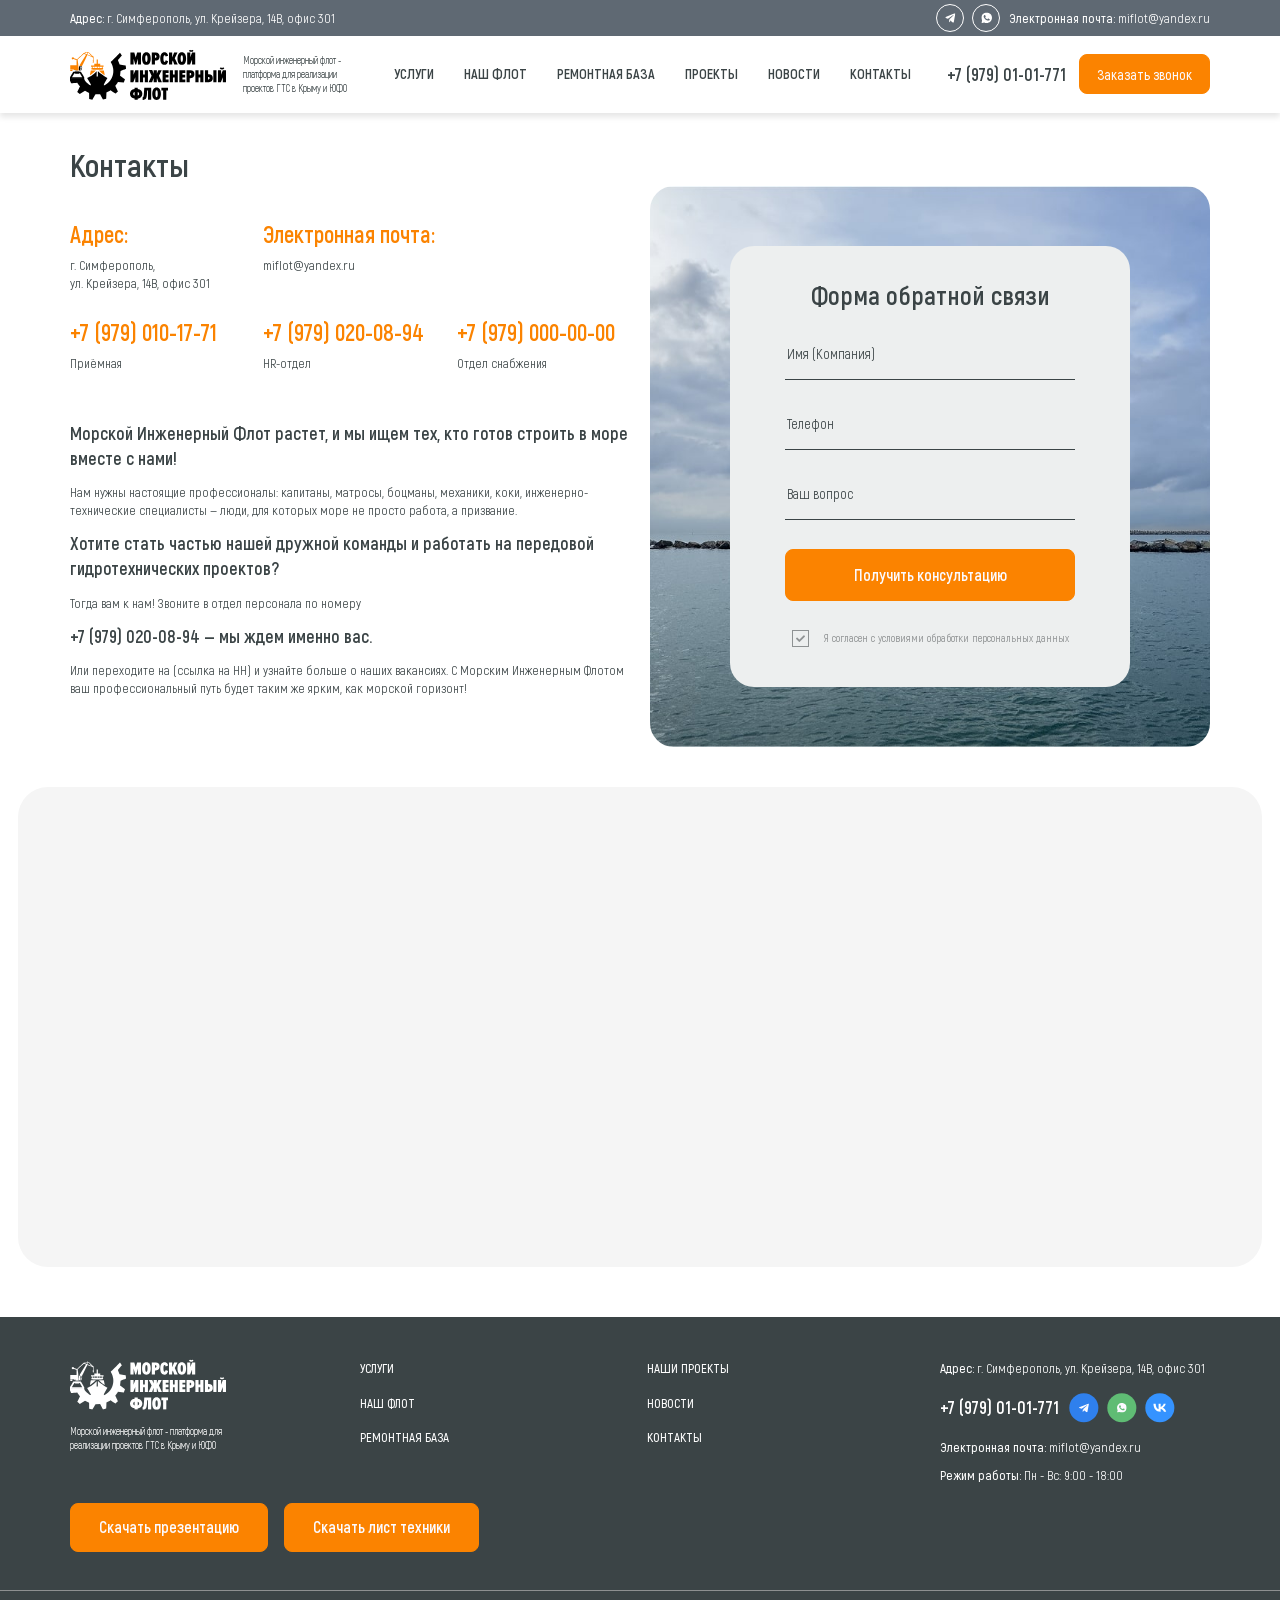
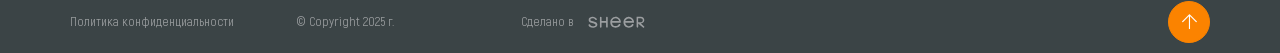
<file: contacts.html>
<!DOCTYPE html>
<!--[if lt IE 7]><html lang="ru" class="lt-ie9 lt-ie8 lt-ie7"><![endif]-->
<!--[if IE 7]><html lang="ru" class="lt-ie9 lt-ie8"><![endif]-->
<!--[if IE 8]><html lang="ru" class="lt-ie9"><![endif]-->
<!--[if gt IE 8]><!-->
<html lang="ru">
<!--<![endif]-->
<head>
	<meta charset="utf-8" />
	<title>Заголовок</title>
	<meta http-equiv="X-UA-Compatible" content="IE=edge" />
	<meta name="viewport" content="width=device-width, initial-scale=1, maximum-scale=1">
	<meta name="format-detection" content="telephone=no" />
	<link rel="shortcut icon" href="favicon.png" />
	<link rel="stylesheet" href="libs/bootstrap/bootstrap-grid.css" />
	<link rel="stylesheet" href="libs/fontawesome-free-5.12.0-web/css/all.min.css" />
	<link rel="stylesheet" href="libs/fancybox-master/dist/jquery.fancybox.min.css" />
	<link rel="stylesheet" href="libs/slick-1.5.9/slick/slick.css" />
	<link rel="stylesheet" href="css/fonts.css" />
	<link rel="stylesheet" href="css/main.css?ver=1.3" />
	<link rel="stylesheet" href="css/media.css?ver=1.3" />
</head>
<body>

	<div class="wrapper wrapper_page"> 

		<header class="header default"> 
			<div class="header__top"> 
				<div class="container">
					<div class="header__wrapper">
						<div class="header__location"><strong>Адрес:</strong> г. Симферополь, ул. Крейзера, 14В, офис 301</div>
						<div class="header__contacts">
							<ul class="socials-list">
								<li><a href="#" target="_blank" class="socials-list_tg"><img src="img/tg.svg" alt="alt"></a></li>
								<li><a href="#" target="_blank" class="socials-list_wp"><img src="img/wp.svg" alt="alt"></a></li>
							</ul>
							<p><strong>Электронная почта:</strong> <a href="mailto:miflot@yandex.ru">miflot@yandex.ru</a></p>
						</div>
					</div>
				</div>
			</div>
			<div class="header__bottom">
				<div class="container">
					<div class="header__wrapper">
						<span class='sandwich'>
							<span class='sw-topper'></span>
							<span class='sw-bottom'></span>
							<span class='sw-footer'></span>
						</span>
						<div class="logo-wrap">
							<a href="#" class="logo">
								<img src="img/logo.svg" alt="alt">
							</a>
							<div class="logo-descr">Морской инженерный флот - платформа для реализации проектов ГТС в Крыму и ЮФО</div>
						</div>
						<ul class="menu">
							<li><a href="#">УСЛУГИ</a></li>
							<li><a href="#">НАШ ФЛОТ</a></li>
							<li><a href="#">РЕМОНТНАЯ БАЗА</a></li>
							<li><a href="#">ПРОЕКТЫ</a></li>
							<li><a href="#">НОВОСТИ</a></li>
							<li><a href="#">КОНТАКТЫ</a></li>
						</ul>
						<div class="header__contacts">
							<a href="tel:+79790101771" class="phone-main">+7 (979) 01-01-771 </a>
							<a href="#callback" class="btn-main fancybox">Заказать звонок</a>
						</div>
						<a href="tel:+79790101771" class="phone-mob"><i class="fas fa-phone-alt"></i></a>
					</div>
				</div>
			</div>
			<div class="menu-mobile">
				<ul class="menu">
					<li><a href="#">УСЛУГИ</a></li>
					<li><a href="#">НАШ ФЛОТ</a></li>
					<li><a href="#">РЕМОНТНАЯ БАЗА</a></li>
					<li><a href="#">ПРОЕКТЫ</a></li>
					<li><a href="#">НОВОСТИ</a></li>
					<li><a href="#">КОНТАКТЫ</a></li>
				</ul>
				<div class="header__contacts">
					<a href="tel:+79790101771" class="phone-main">+7 (979) 01-01-771 </a>
					<a href="#callback" class="btn-main fancybox">Заказать звонок</a>
				</div>
			</div>
			<div class="menu-overlay"></div>
		</header>

		<section class="page-contacts">
			<div class="container">
				<h1 class="title-section">Контакты</h1>
				<div class="row">
					<div class="col-lg-6">
						<div class="contacts-wrapper">
							<div class="row">
								<div class="col-lg-4 col-6">
									<div class="item-contact">
										<div class="item-contact___title">Адрес:</div>
										<p>г. Симферополь, <br>ул. Крейзера, 14В, офис 301</p>
									</div>
								</div>
								<div class="col-lg-8 col-6">
									<div class="item-contact">
										<div class="item-contact___title">Электронная почта:</div>
										<p><a href="mailto:miflot@yandex.ru">miflot@yandex.ru</a></p>
									</div>
								</div>
								<div class="col-lg-4 col-6">
									<div class="item-contact">
										<div class="item-contact___title"><a href="tel:+79790101771">+7 (979) 010-17-71</a></div>
										<p>Приёмная</p>
									</div>
								</div>
								<div class="col-lg-4 col-6">
									<div class="item-contact">
										<div class="item-contact___title"><a href="tel:+79790200894">+7 (979) 020-08-94</a></div>
										<p>HR-отдел</p>
									</div>
								</div>
								<div class="col-lg-4 col-6">
									<div class="item-contact">
										<div class="item-contact___title"><a href="tel:+79790000000">+7 (979) 000-00-00</a></div>
										<p>Отдел снабжения</p>
									</div>
								</div>
							</div>
						</div>
						<div class="contacts-about">
							<div class="title-middle">Морской Инженерный Флот растет, и мы ищем тех, кто готов строить в море вместе с нами! </div>
							<p>Нам нужны настоящие профессионалы: капитаны, матросы, боцманы, механики, коки, инженерно-технические специалисты — люди, для которых море не просто работа, а призвание. </p>
							<div class="title-middle">Хотите стать частью нашей дружной команды и работать на передовой гидротехнических проектов? </div>
							<p>Тогда вам к нам! Звоните в отдел персонала по номеру </p>
							<div class="title-middle"><a href="tel:+79790200894">+7 (979) 020-08-94</a> — мы ждем именно вас.</div>
							<p>Или переходите на (ссылка на HH) и узнайте больше о наших вакансиях. С Морским Инженерным Флотом ваш профессиональный путь будет таким же ярким, как морской горизонт!</p>
						</div>
					</div>
					<div class="col-lg-6">
						<div class="form-block">
							<div class="form-page">
								<div class="title-form">Форма обратной связи</div>
								<form>
									<div class="item-form">
										<input type="text" placeholder="Имя (Компания)" required>
									</div>
									<div class="item-form">
										<input type="tel" placeholder="Телефон" class="input-phone" inputmode="numeric" required>
									</div>
									<div class="item-form">
										<input type="text" placeholder="Ваш вопрос" required>
									</div>
									<input type="submit" class="btn-main" value="Получить консультацию">
									<div class="checkbox">
										<label>
											<input type="checkbox" required="required" checked="checked" />
											<span>Я согласен с условиями обработки персональных данных</span>
										</label>
									</div>
								</form>
							</div>
						</div>
					</div>
				</div>
			</div>
			<div id="map"></div>
		</section>

		<footer class="footer">
			<div class="container">
				<div class="row">
					<div class="col-lg-3">
						<div class="logo-wrap">
							<a href="#" class="logo">
								<img src="img/logo2.svg" alt="alt">
							</a>
							<div class="logo-descr">Морской инженерный флот - платформа для реализации проектов ГТС в Крыму и ЮФО</div>
						</div>
					</div>
					<div class="col-lg-6">
						<ul class="footer__menu">
							<li><a href="#">Услуги</a></li>
							<li><a href="#">Наш флот</a></li>
							<li><a href="#">Ремонтная база</a></li>
							<li><a href="#">Наши проекты</a></li>
							<li><a href="#">Новости</a></li>
							<li><a href="#">Контакты</a></li>
						</ul>
					</div>
					<div class="col-lg-3">
						<div class="footer__contacts">
							<p><strong>Адрес:</strong> г. Симферополь, ул. Крейзера, 14В, офис 301</p>
							<div class="contacts-line">
								<a href="tel:+79790101771" class="phone-main">+7 (979) 01-01-771 </a>
								<ul class="socials-main">
									<li><a href="#" target="_blank"><img src="img/ic_tg.svg" alt="alt"></a></li>
									<li><a href="#" target="_blank"><img src="img/ic_wp.svg" alt="alt"></a></li>
									<li><a href="#" target="_blank"><img src="img/ic_vk.svg" alt="alt"></a></li>
								</ul>
							</div>
							<p><strong>Электронная почта:</strong> <a href="mailto:miflot@yandex.ru">miflot@yandex.ru</a></p>
							<p><strong>Режим работы:</strong> Пн - Вс: 9:00 - 18:00</p>
						</div>
					</div>
				</div>
				<div class="footer__buttons">
					<a href="#" class="btn-main">Скачать презентацию</a>
					<a href="#" class="btn-main">Скачать лист техники</a>
				</div>
			</div>
			<div class="footer-bottom">
				<div class="container">
					<div class="row align-items-center">
						<div class="col-lg">
							<a href="#">Политика конфиденциальности </a>
						</div>
						<div class="col-lg">
							<div class="copyright">© Copyright  2025 г.</div>
						</div>
						<div class="col-lg">
							<div class="create">Сделано в <a href="#"><img src="img/sheer.svg" alt="alt"></a></div>
						</div>
						<div class="col-lg-5">
							<a href="#" class="btn-top"><i class="fal fa-arrow-up"></i></a>
						</div>
					</div>
				</div>
			</div>
		</footer>
		
	</div>

	<div id="callback" class="modal-block">
		<div class="modal-wrap">
			<div class="title-form">Заказать звонок</div>
			<div class="descr-form">Заполните форму и мы перезвоним вам <br>в течение 30 минут</div>
			<form>
				<div class="item-form">
					<input type="text" placeholder="Имя (Компания)" required>
				</div>
				<div class="item-form">
					<input type="tel" placeholder="Телефон" class="input-phone" inputmode="numeric" required>
				</div>
				<input type="submit" class="btn-main" value="Отправить">
				<div class="checkbox">
					<label>
						<input type="checkbox" required="required" checked="checked" />
						<span>Я согласен с условиями обработки персональных данных</span>
					</label>
				</div>
			</form>
		</div>
	</div>

	<!--[if lt IE 9]>
	<script src="libs/html5shiv/es5-shim.min.js"></script>
	<script src="libs/html5shiv/html5shiv.min.js"></script>
	<script src="libs/html5shiv/html5shiv-printshiv.min.js"></script>
	<script src="libs/respond/respond.min.js"></script>
	<![endif]-->
	<script src="libs/jquery/jquery-3.6.0.min.js"></script>
	<script src="libs/fancybox-master/dist/jquery.fancybox.min.js"></script>
	<script src="libs/jquery-spincrement/jquery.spincrement.min.js"></script>
	<script src="libs/slick-1.5.9/slick/slick.min.js"></script>
	<script src="libs/mask/jquery.maskedinput.js"></script>
	<script src="js/common.js?ver=1.3"></script>
	<script src="https://api-maps.yandex.ru/2.1/?lang=ru_RU"></script>
	<script>
		$(document).ready(function () {
			ymaps.ready(init);

			function init() {
				var myMap = new ymaps.Map('map', {
					center: [44.953851, 34.089547],
					zoom: 16
				}, {
					searchControlProvider: 'yandex#search'
				});

				myPlacemark = new ymaps.Placemark([44.953851, 34.089547], {
				}, {
					iconLayout: 'default#image',
					iconImageHref: 'img/pin.svg',
					hideIconOnBalloonOpen: false,
					iconImageSize: [60, 69],
					iconImageOffset: [-30, -69],
					balloonOffset: [0, -69]
				});
				myMap.controls.remove('searchControl');
				myMap.behaviors.disable('scrollZoom');
				myMap.geoObjects.add(myPlacemark);
			}
		});
	</script>
	<!-- Yandex.Metrika counter --><!-- /Yandex.Metrika counter -->
	<!-- Google Analytics counter --><!-- /Google Analytics counter -->
</body>
</html>
</file>
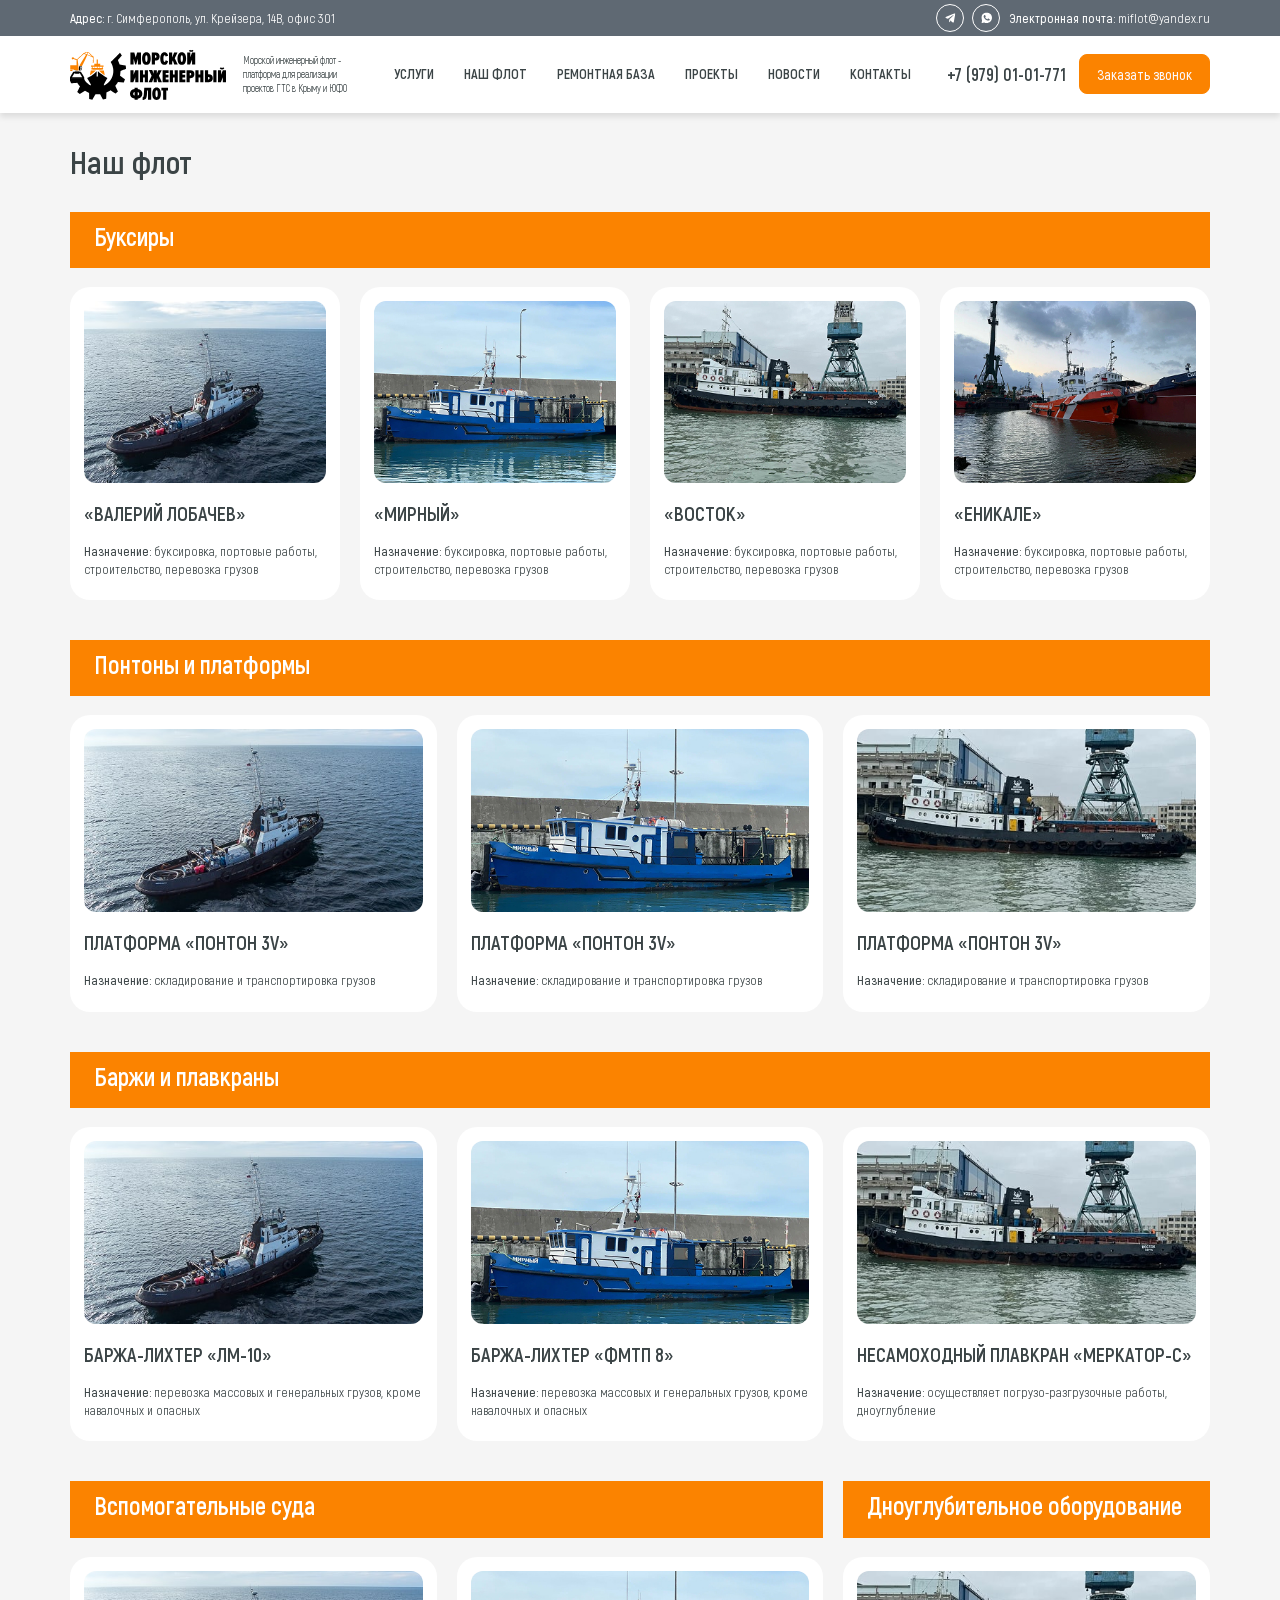
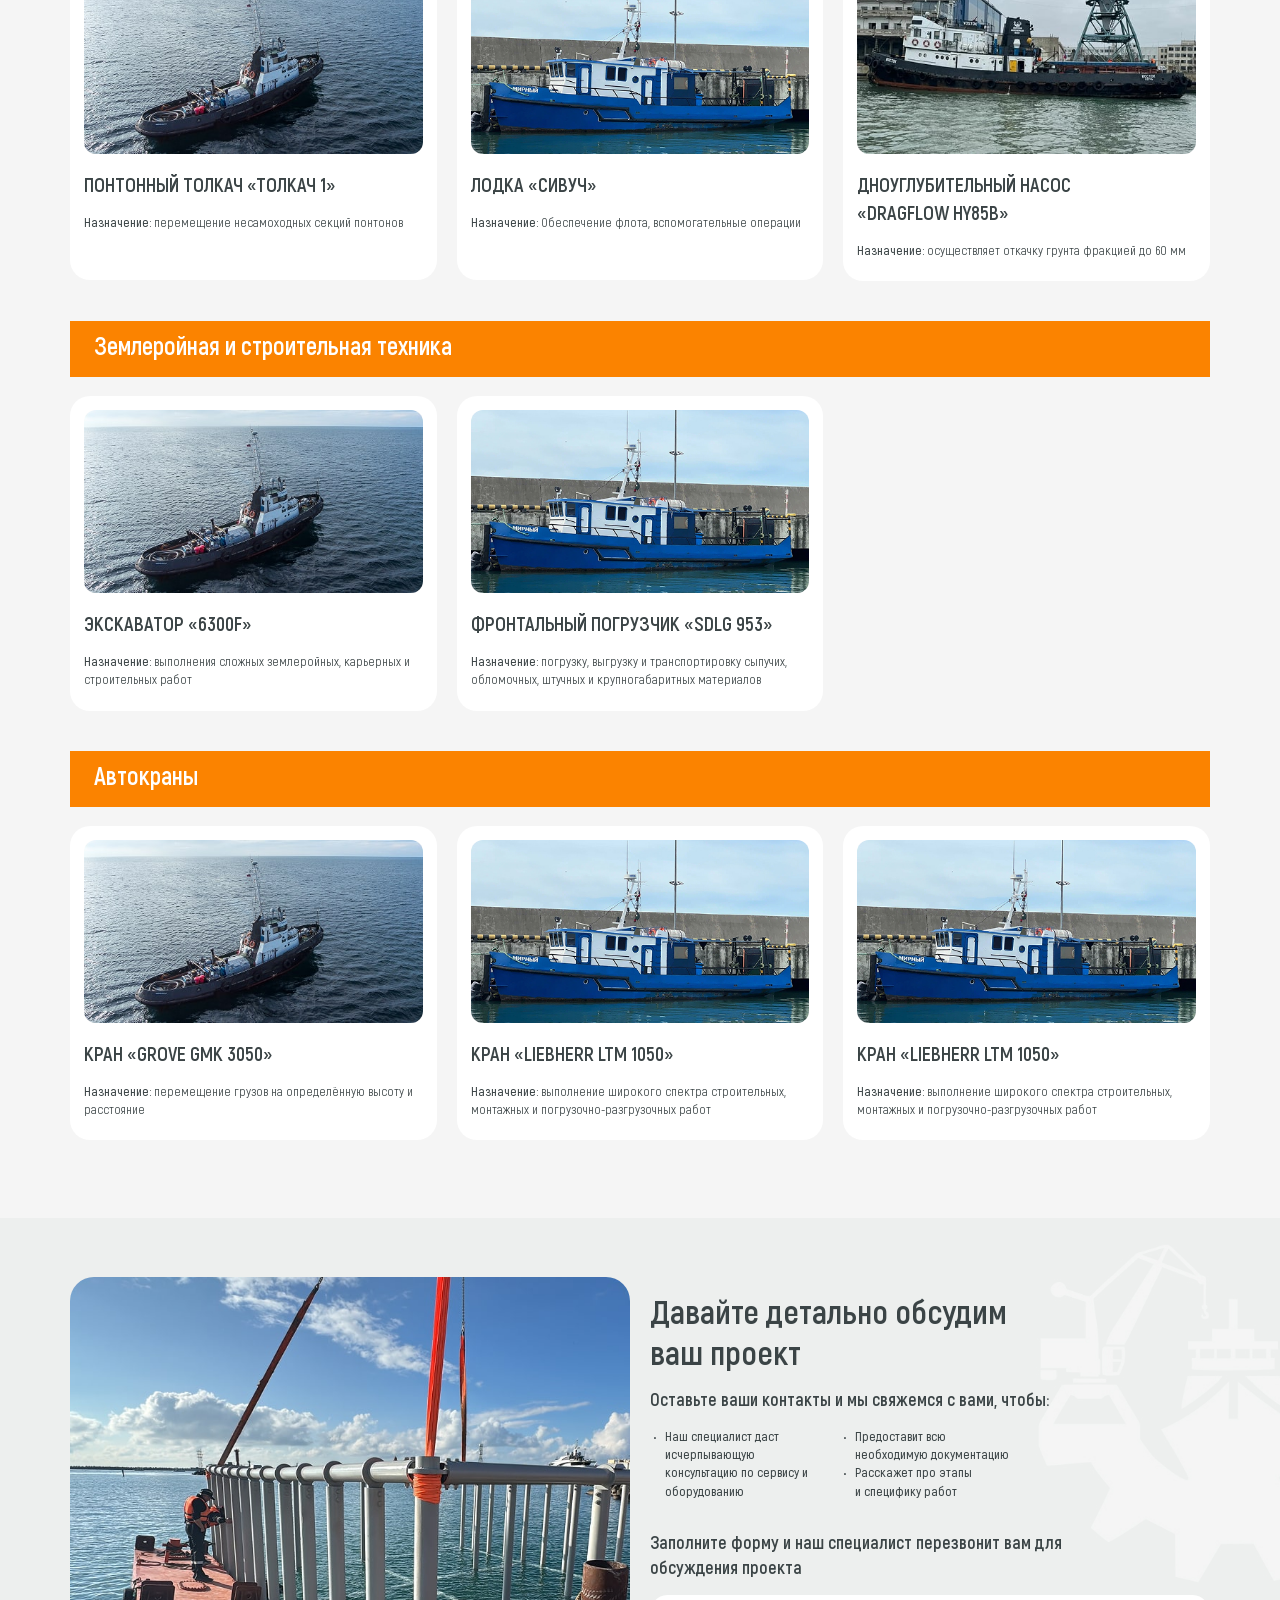
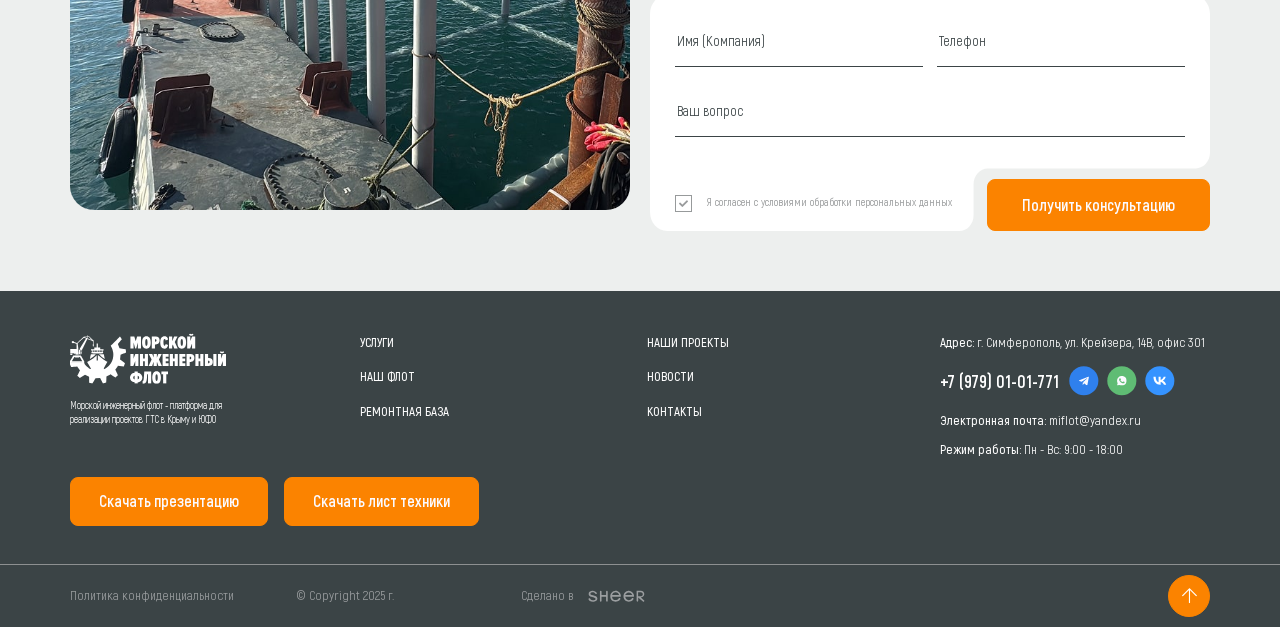
<file: fleet.html>
<!DOCTYPE html>
<!--[if lt IE 7]><html lang="ru" class="lt-ie9 lt-ie8 lt-ie7"><![endif]-->
<!--[if IE 7]><html lang="ru" class="lt-ie9 lt-ie8"><![endif]-->
<!--[if IE 8]><html lang="ru" class="lt-ie9"><![endif]-->
<!--[if gt IE 8]><!-->
<html lang="ru">
<!--<![endif]-->
<head>
	<meta charset="utf-8" />
	<title>Заголовок</title>
	<meta http-equiv="X-UA-Compatible" content="IE=edge" />
	<meta name="viewport" content="width=device-width, initial-scale=1, maximum-scale=1">
	<meta name="format-detection" content="telephone=no" />
	<link rel="shortcut icon" href="favicon.png" />
	<link rel="stylesheet" href="libs/bootstrap/bootstrap-grid.css" />
	<link rel="stylesheet" href="libs/fontawesome-free-5.12.0-web/css/all.min.css" />
	<link rel="stylesheet" href="libs/fancybox-master/dist/jquery.fancybox.min.css" />
	<link rel="stylesheet" href="libs/slick-1.5.9/slick/slick.css" />
	<link rel="stylesheet" href="css/fonts.css" />
	<link rel="stylesheet" href="css/main.css?ver=1.3" />
	<link rel="stylesheet" href="css/media.css?ver=1.3" />
</head>
<body>

	<div class="wrapper wrapper_page"> 

		<header class="header default"> 
			<div class="header__top"> 
				<div class="container">
					<div class="header__wrapper">
						<div class="header__location"><strong>Адрес:</strong> г. Симферополь, ул. Крейзера, 14В, офис 301</div>
						<div class="header__contacts">
							<ul class="socials-list">
								<li><a href="#" target="_blank" class="socials-list_tg"><img src="img/tg.svg" alt="alt"></a></li>
								<li><a href="#" target="_blank" class="socials-list_wp"><img src="img/wp.svg" alt="alt"></a></li>
							</ul>
							<p><strong>Электронная почта:</strong> <a href="mailto:miflot@yandex.ru">miflot@yandex.ru</a></p>
						</div>
					</div>
				</div>
			</div>
			<div class="header__bottom">
				<div class="container">
					<div class="header__wrapper">
						<span class='sandwich'>
							<span class='sw-topper'></span>
							<span class='sw-bottom'></span>
							<span class='sw-footer'></span>
						</span>
						<div class="logo-wrap">
							<a href="#" class="logo">
								<img src="img/logo.svg" alt="alt">
							</a>
							<div class="logo-descr">Морской инженерный флот - платформа для реализации проектов ГТС в Крыму и ЮФО</div>
						</div>
						<ul class="menu">
							<li><a href="#">УСЛУГИ</a></li>
							<li><a href="#">НАШ ФЛОТ</a></li>
							<li><a href="#">РЕМОНТНАЯ БАЗА</a></li>
							<li><a href="#">ПРОЕКТЫ</a></li>
							<li><a href="#">НОВОСТИ</a></li>
							<li><a href="#">КОНТАКТЫ</a></li>
						</ul>
						<div class="header__contacts">
							<a href="tel:+79790101771" class="phone-main">+7 (979) 01-01-771 </a>
							<a href="#callback" class="btn-main fancybox">Заказать звонок</a>
						</div>
						<a href="tel:+79790101771" class="phone-mob"><i class="fas fa-phone-alt"></i></a>
					</div>
				</div>
			</div>
			<div class="menu-mobile">
				<ul class="menu">
					<li><a href="#">УСЛУГИ</a></li>
					<li><a href="#">НАШ ФЛОТ</a></li>
					<li><a href="#">РЕМОНТНАЯ БАЗА</a></li>
					<li><a href="#">ПРОЕКТЫ</a></li>
					<li><a href="#">НОВОСТИ</a></li>
					<li><a href="#">КОНТАКТЫ</a></li>
				</ul>
				<div class="header__contacts">
					<a href="tel:+79790101771" class="phone-main">+7 (979) 01-01-771 </a>
					<a href="#callback" class="btn-main fancybox">Заказать звонок</a>
				</div>
			</div>
			<div class="menu-overlay"></div>
		</header>

		<section class="page-fleet">
			<div class="container">
				<h1 class="title-section">Наш флот</h1>
				<div class="unit-fleet">
					<h2 class="unit-fleet__title">Буксиры</h2>
					<div class="row row_page">
						<div class="col-lg-3 col-md-6">
							<div class="item-service item-service_fleet">
								<div class="item-service__wrap">
									<div class="item-service__image">
										<img src="img/fleet1.jpg" alt="alt">
									</div>
								</div>
								<div class="item-service__title">«Валерий Лобачев»</div>
								<p><strong>Назначение:</strong> буксировка, портовые работы, строительство, перевозка грузов</p>
							</div>
						</div>
						<div class="col-lg-3 col-md-6">
							<div class="item-service item-service_fleet">
								<div class="item-service__wrap">
									<div class="item-service__image">
										<img src="img/fleet2.jpg" alt="alt">
									</div>
								</div>
								<div class="item-service__title">«Мирный»</div>
								<p><strong>Назначение:</strong> буксировка, портовые работы, строительство, перевозка грузов</p>
							</div>
						</div>
						<div class="col-lg-3 col-md-6">
							<div class="item-service item-service_fleet">
								<div class="item-service__wrap">
									<div class="item-service__image">
										<img src="img/fleet3.jpg" alt="alt">
									</div>
								</div>
								<div class="item-service__title">«Восток»</div>
								<p><strong>Назначение:</strong> буксировка, портовые работы, строительство, перевозка грузов</p>
							</div>
						</div>
						<div class="col-lg-3 col-md-6">
							<div class="item-service item-service_fleet">
								<div class="item-service__wrap">
									<div class="item-service__image">
										<img src="img/fleet4.jpg" alt="alt">
									</div>
								</div>
								<div class="item-service__title">«еникале»</div>
								<p><strong>Назначение:</strong> буксировка, портовые работы, строительство, перевозка грузов</p>
							</div>
						</div>
					</div>
				</div>
				<div class="unit-fleet">
					<h2 class="unit-fleet__title">Понтоны и платформы</h2>
					<div class="row row_page">
						<div class="col-lg-4">
							<div class="item-service item-service_fleet">
								<div class="item-service__wrap">
									<div class="item-service__image">
										<img src="img/fleet5.jpg" alt="alt">
									</div>
								</div>
								<div class="item-service__title">Платформа «Понтон 3V»</div>
								<p><strong>Назначение:</strong> складирование и транспортировка грузов</p>
							</div>
						</div>
						<div class="col-lg-4">
							<div class="item-service item-service_fleet">
								<div class="item-service__wrap">
									<div class="item-service__image">
										<img src="img/fleet6.jpg" alt="alt">
									</div>
								</div>
								<div class="item-service__title">Платформа «Понтон 3V»</div>
								<p><strong>Назначение:</strong> складирование и транспортировка грузов</p>
							</div>
						</div>
						<div class="col-lg-4">
							<div class="item-service item-service_fleet">
								<div class="item-service__wrap">
									<div class="item-service__image">
										<img src="img/fleet7.jpg" alt="alt">
									</div>
								</div>
								<div class="item-service__title">Платформа «Понтон 3V»</div>
								<p><strong>Назначение:</strong> складирование и транспортировка грузов</p>
							</div>
						</div>
					</div>
				</div>
				<div class="unit-fleet">
					<h2 class="unit-fleet__title">Баржи и плавкраны</h2>
					<div class="row row_page">
						<div class="col-lg-4">
							<div class="item-service item-service_fleet">
								<div class="item-service__wrap">
									<div class="item-service__image">
										<img src="img/fleet5.jpg" alt="alt">
									</div>
								</div>
								<div class="item-service__title">Баржа-лихтер «ЛМ-10»</div>
								<p><strong>Назначение:</strong> перевозка массовых и генеральных грузов, кроме навалочных и опасных</p>
							</div>
						</div>
						<div class="col-lg-4">
							<div class="item-service item-service_fleet">
								<div class="item-service__wrap">
									<div class="item-service__image">
										<img src="img/fleet6.jpg" alt="alt">
									</div>
								</div>
								<div class="item-service__title">Баржа-лихтер «ФМТП 8»</div>
								<p><strong>Назначение:</strong> перевозка массовых и генеральных грузов, кроме навалочных и опасных</p>
							</div>
						</div>
						<div class="col-lg-4">
							<div class="item-service item-service_fleet">
								<div class="item-service__wrap">
									<div class="item-service__image">
										<img src="img/fleet7.jpg" alt="alt">
									</div>
								</div>
								<div class="item-service__title">Несамоходный плавкран «Меркатор-С»</div>
								<p><strong>Назначение:</strong> осуществляет погрузо-разгрузочные работы, дноуглубление</p>
							</div>
						</div>
					</div>
				</div>
				<div class="unit-fleet">
					<div class="row">
						<div class="col-lg-8">
							<h2 class="unit-fleet__title">Вспомогательные суда</h2>
							<div class="row row_page">
								<div class="col-lg-6">
									<div class="item-service item-service_fleet">
										<div class="item-service__wrap">
											<div class="item-service__image">
												<img src="img/fleet5.jpg" alt="alt">
											</div>
										</div>
										<div class="item-service__title">Понтонный толкач «Толкач 1»</div>
										<p><strong>Назначение:</strong> перемещение несамоходных секций понтонов</p>
									</div>
								</div>
								<div class="col-lg-6">
									<div class="item-service item-service_fleet">
										<div class="item-service__wrap">
											<div class="item-service__image">
												<img src="img/fleet6.jpg" alt="alt">
											</div>
										</div>
										<div class="item-service__title">Лодка «Сивуч»</div>
										<p><strong>Назначение:</strong> Обеспечение флота, вспомогательные операции</p>
									</div>
								</div>
							</div>
						</div>
						<div class="col-lg-4">
							<h2 class="unit-fleet__title">Дноуглубительное оборудование</h2>
							<div class="row row_page">
								<div class="col-12">
									<div class="item-service item-service_fleet">
										<div class="item-service__wrap">
											<div class="item-service__image">
												<img src="img/fleet7.jpg" alt="alt">
											</div>
										</div>
										<div class="item-service__title">Дноуглубительный насос <br>«Dragflow HY85B»</div>
										<p><strong>Назначение:</strong> осуществляет откачку грунта фракцией до 60 мм</p>
									</div>
								</div>
							</div>
						</div>
					</div>
				</div>
				<div class="unit-fleet">
					<h2 class="unit-fleet__title">Землеройная и строительная техника</h2>
						<div class="row row_page">
							<div class="col-lg-4">
								<div class="item-service item-service_fleet">
									<div class="item-service__wrap">
										<div class="item-service__image">
											<img src="img/fleet5.jpg" alt="alt">
										</div>
									</div>
									<div class="item-service__title">Экскаватор «6300f»</div>
									<p><strong>Назначение:</strong> выполнения сложных землеройных, карьерных и строительных работ</p>
								</div>
							</div>
							<div class="col-lg-4">
								<div class="item-service item-service_fleet">
									<div class="item-service__wrap">
										<div class="item-service__image">
											<img src="img/fleet6.jpg" alt="alt">
										</div>
									</div>
									<div class="item-service__title">Фронтальный погрузчик «SDLG 953»</div>
									<p><strong>Назначение:</strong> погрузку, выгрузку и транспортировку сыпучих, обломочных, штучных и крупногабаритных материалов</p>
								</div>
							</div>
						</div>
					</div>
					<div class="unit-fleet">
						<h2 class="unit-fleet__title">Автокраны</h2>
						<div class="row row_page">
							<div class="col-lg-4">
								<div class="item-service item-service_fleet">
									<div class="item-service__wrap">
										<div class="item-service__image">
											<img src="img/fleet5.jpg" alt="alt">
										</div>
									</div>
									<div class="item-service__title">Кран «Grove GMK 3050»</div>
									<p><strong>Назначение:</strong> перемещение грузов на определённую высоту и расстояние</p>
								</div>
							</div>
							<div class="col-lg-4">
								<div class="item-service item-service_fleet">
									<div class="item-service__wrap">
										<div class="item-service__image">
											<img src="img/fleet6.jpg" alt="alt">
										</div>
									</div>
									<div class="item-service__title">Кран «Liebherr LTM 1050»</div>
									<p><strong>Назначение:</strong> выполнение широкого спектра строительных, монтажных и погрузочно-разгрузочных работ</p>
								</div>
							</div>
							<div class="col-lg-4">
								<div class="item-service item-service_fleet">
									<div class="item-service__wrap">
										<div class="item-service__image">
											<img src="img/fleet6.jpg" alt="alt">
										</div>
									</div>
									<div class="item-service__title">Кран «Liebherr LTM 1050»</div>
									<p><strong>Назначение:</strong> выполнение широкого спектра строительных, монтажных и погрузочно-разгрузочных работ</p>
								</div>
							</div>
						</div>
				</div>
			</div>
		</section>

		<section class="consultation" id="sect-consult">
			<div class="container">
				<div class="row">
					<div class="col-lg-6">
						<div class="consultation__image">
							<img src="img/consultation.jpg" alt="alt">
						</div>
					</div>
					<div class="col-lg-6">
						<h2 class="title-section">Давайте детально обсудим ваш проект</h2>
						<div class="title-middle">Оставьте ваши контакты и мы свяжемся с вами, чтобы:</div>
						<div class="consultation__text">
							<ul>
								<li>Наш специалист даст исчерпывающую консультацию по сервису и оборудованию</li>
								<li>Предоставит всю необходимую документацию</li>
								<li>Расскажет про этапы <br>и специфику работ</li>
							</ul>
						</div>
						<div class="title-middle">Заполните форму и наш специалист перезвонит вам для обсуждения проекта</div>
						<div class="form-consultation">
							<form>
								<div class="row">
									<div class="col-md-6">
										<div class="item-form">
											<input type="text" placeholder="Имя (Компания)" required>
										</div>
									</div>
									<div class="col-md-6">
										<div class="item-form">
											<input type="tel" placeholder="Телефон" class="input-phone" inputmode="numeric" required>
										</div>
									</div>
									<div class="col-12">
										<div class="item-form">
											<input type="text" placeholder="Ваш вопрос" required>
										</div>
									</div>
								</div>
								<div class="form-consultation__bottom">
									<div class="checkbox">
										<label>
											<input type="checkbox" required="required" checked="checked" />
											<span>Я согласен с условиями обработки персональных данных</span>
										</label>
									</div>
									<input type="submit" class="btn-main" value="Получить консультацию">
								</div>
							</form>
						</div>
					</div>
				</div>
			</div>
		</section>

		<footer class="footer">
			<div class="container">
				<div class="row">
					<div class="col-lg-3">
						<div class="logo-wrap">
							<a href="#" class="logo">
								<img src="img/logo2.svg" alt="alt">
							</a>
							<div class="logo-descr">Морской инженерный флот - платформа для реализации проектов ГТС в Крыму и ЮФО</div>
						</div>
					</div>
					<div class="col-lg-6">
						<ul class="footer__menu">
							<li><a href="#">Услуги</a></li>
							<li><a href="#">Наш флот</a></li>
							<li><a href="#">Ремонтная база</a></li>
							<li><a href="#">Наши проекты</a></li>
							<li><a href="#">Новости</a></li>
							<li><a href="#">Контакты</a></li>
						</ul>
					</div>
					<div class="col-lg-3">
						<div class="footer__contacts">
							<p><strong>Адрес:</strong> г. Симферополь, ул. Крейзера, 14В, офис 301</p>
							<div class="contacts-line">
								<a href="tel:+79790101771" class="phone-main">+7 (979) 01-01-771 </a>
								<ul class="socials-main">
									<li><a href="#" target="_blank"><img src="img/ic_tg.svg" alt="alt"></a></li>
									<li><a href="#" target="_blank"><img src="img/ic_wp.svg" alt="alt"></a></li>
									<li><a href="#" target="_blank"><img src="img/ic_vk.svg" alt="alt"></a></li>
								</ul>
							</div>
							<p><strong>Электронная почта:</strong> <a href="mailto:miflot@yandex.ru">miflot@yandex.ru</a></p>
							<p><strong>Режим работы:</strong> Пн - Вс: 9:00 - 18:00</p>
						</div>
					</div>
				</div>
				<div class="footer__buttons">
					<a href="#" class="btn-main">Скачать презентацию</a>
					<a href="#" class="btn-main">Скачать лист техники</a>
				</div>
			</div>
			<div class="footer-bottom">
				<div class="container">
					<div class="row align-items-center">
						<div class="col-lg">
							<a href="#">Политика конфиденциальности </a>
						</div>
						<div class="col-lg">
							<div class="copyright">© Copyright  2025 г.</div>
						</div>
						<div class="col-lg">
							<div class="create">Сделано в <a href="#"><img src="img/sheer.svg" alt="alt"></a></div>
						</div>
						<div class="col-lg-5">
							<a href="#" class="btn-top"><i class="fal fa-arrow-up"></i></a>
						</div>
					</div>
				</div>
			</div>
		</footer>
		
	</div>

	<div id="callback" class="modal-block">
		<div class="modal-wrap">
			<div class="title-form">Заказать звонок</div>
			<div class="descr-form">Заполните форму и мы перезвоним вам <br>в течение 30 минут</div>
			<form>
				<div class="item-form">
					<input type="text" placeholder="Имя (Компания)" required>
				</div>
				<div class="item-form">
					<input type="tel" placeholder="Телефон" class="input-phone" inputmode="numeric" required>
				</div>
				<input type="submit" class="btn-main" value="Отправить">
				<div class="checkbox">
					<label>
						<input type="checkbox" required="required" checked="checked" />
						<span>Я согласен с условиями обработки персональных данных</span>
					</label>
				</div>
			</form>
		</div>
	</div>

	<!--[if lt IE 9]>
	<script src="libs/html5shiv/es5-shim.min.js"></script>
	<script src="libs/html5shiv/html5shiv.min.js"></script>
	<script src="libs/html5shiv/html5shiv-printshiv.min.js"></script>
	<script src="libs/respond/respond.min.js"></script>
	<![endif]-->
	<script src="libs/jquery/jquery-3.6.0.min.js"></script>
	<script src="libs/fancybox-master/dist/jquery.fancybox.min.js"></script>
	<script src="libs/jquery-spincrement/jquery.spincrement.min.js"></script>
	<script src="libs/slick-1.5.9/slick/slick.min.js"></script>
	<script src="libs/mask/jquery.maskedinput.js"></script>
	<script src="js/common.js?ver=1.3"></script>
	<!-- Yandex.Metrika counter --><!-- /Yandex.Metrika counter -->
	<!-- Google Analytics counter --><!-- /Google Analytics counter -->
</body>
</html>
</file>
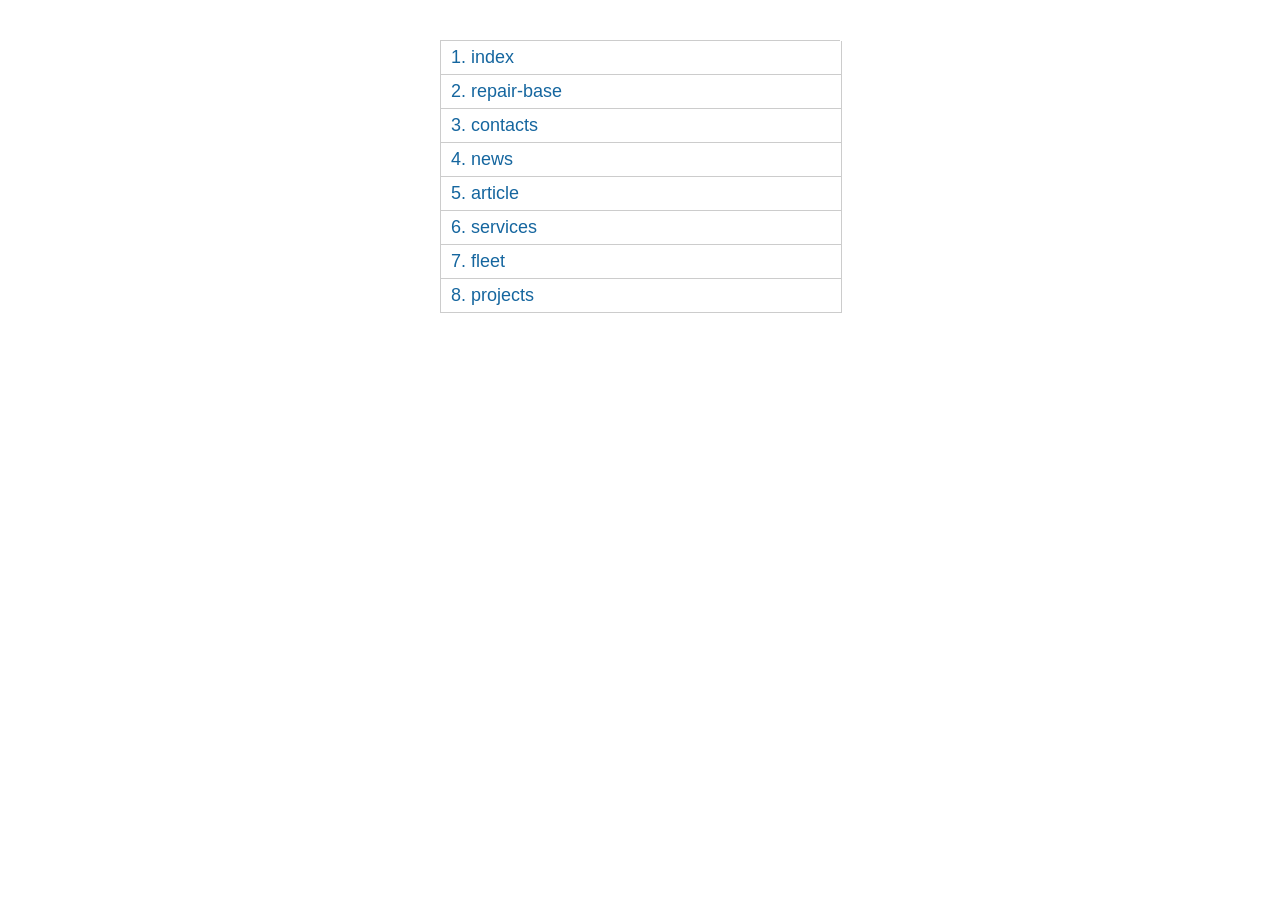
<file: map.html>
<!DOCTYPE html>
<!--[if lt IE 7]><html lang="ru" class="lt-ie9 lt-ie8 lt-ie7"><![endif]-->
<!--[if IE 7]><html lang="ru" class="lt-ie9 lt-ie8"><![endif]-->
<!--[if IE 8]><html lang="ru" class="lt-ie9"><![endif]-->
<!--[if gt IE 8]><!-->
<html lang="ru">
<!--<![endif]-->
<head>
	<meta charset="utf-8" />
	<title>Заголовок</title>
	<meta name="description" content="" />
	<meta http-equiv="X-UA-Compatible" content="IE=edge" />
	<meta name="viewport" content="width=device-width, initial-scale=1.0" />
</head>
<body> 

	<div class="wrapper"> 
		<div class="count_pages">
			<ul>
				<li><a href="index.html" target="_blanck">index</a></li>
				<li><a href="repair-base.html" target="_blanck">repair-base</a></li>
				<li><a href="contacts.html" target="_blanck">contacts</a></li>
				<li><a href="news.html" target="_blanck">news</a></li>
				<li><a href="article.html" target="_blanck">article</a></li>
				<li><a href="services.html" target="_blanck">services</a></li>
				<li><a href="fleet.html" target="_blanck">fleet</a></li>
				<li><a href="projects.html" target="_blanck">projects</a></li>
			</ul>
		</div> 
	</div>  
      
	<style> 
		.count_pages a:before {
			counter-increment: list1;
			content: counter(list1) ". "; 
		}
		.count_pages li {
			list-style: none;
			margin-bottom: 0px;
			border: 1px solid #ccc;
			border-top: none;
			width: 100%;
		}
		.count_pages {
			margin: 0;
			width: 400px;
			margin: auto;
			font-family: sans-serif;
			margin-top: 40px;
			max-width: 100%;
			border-top: 1px solid #ccc;
			counter-reset: list1;
			margin-bottom: 40px;
		}
		.count_pages ul {
			margin: 0;
			padding: 0;
		}
		.count_pages a {
			font-size: 18px;
			color: #15669F;
			text-decoration: none;
			display: block;
			padding: 6px 10px;
		}
	</style>
</body>
</html>
</file>
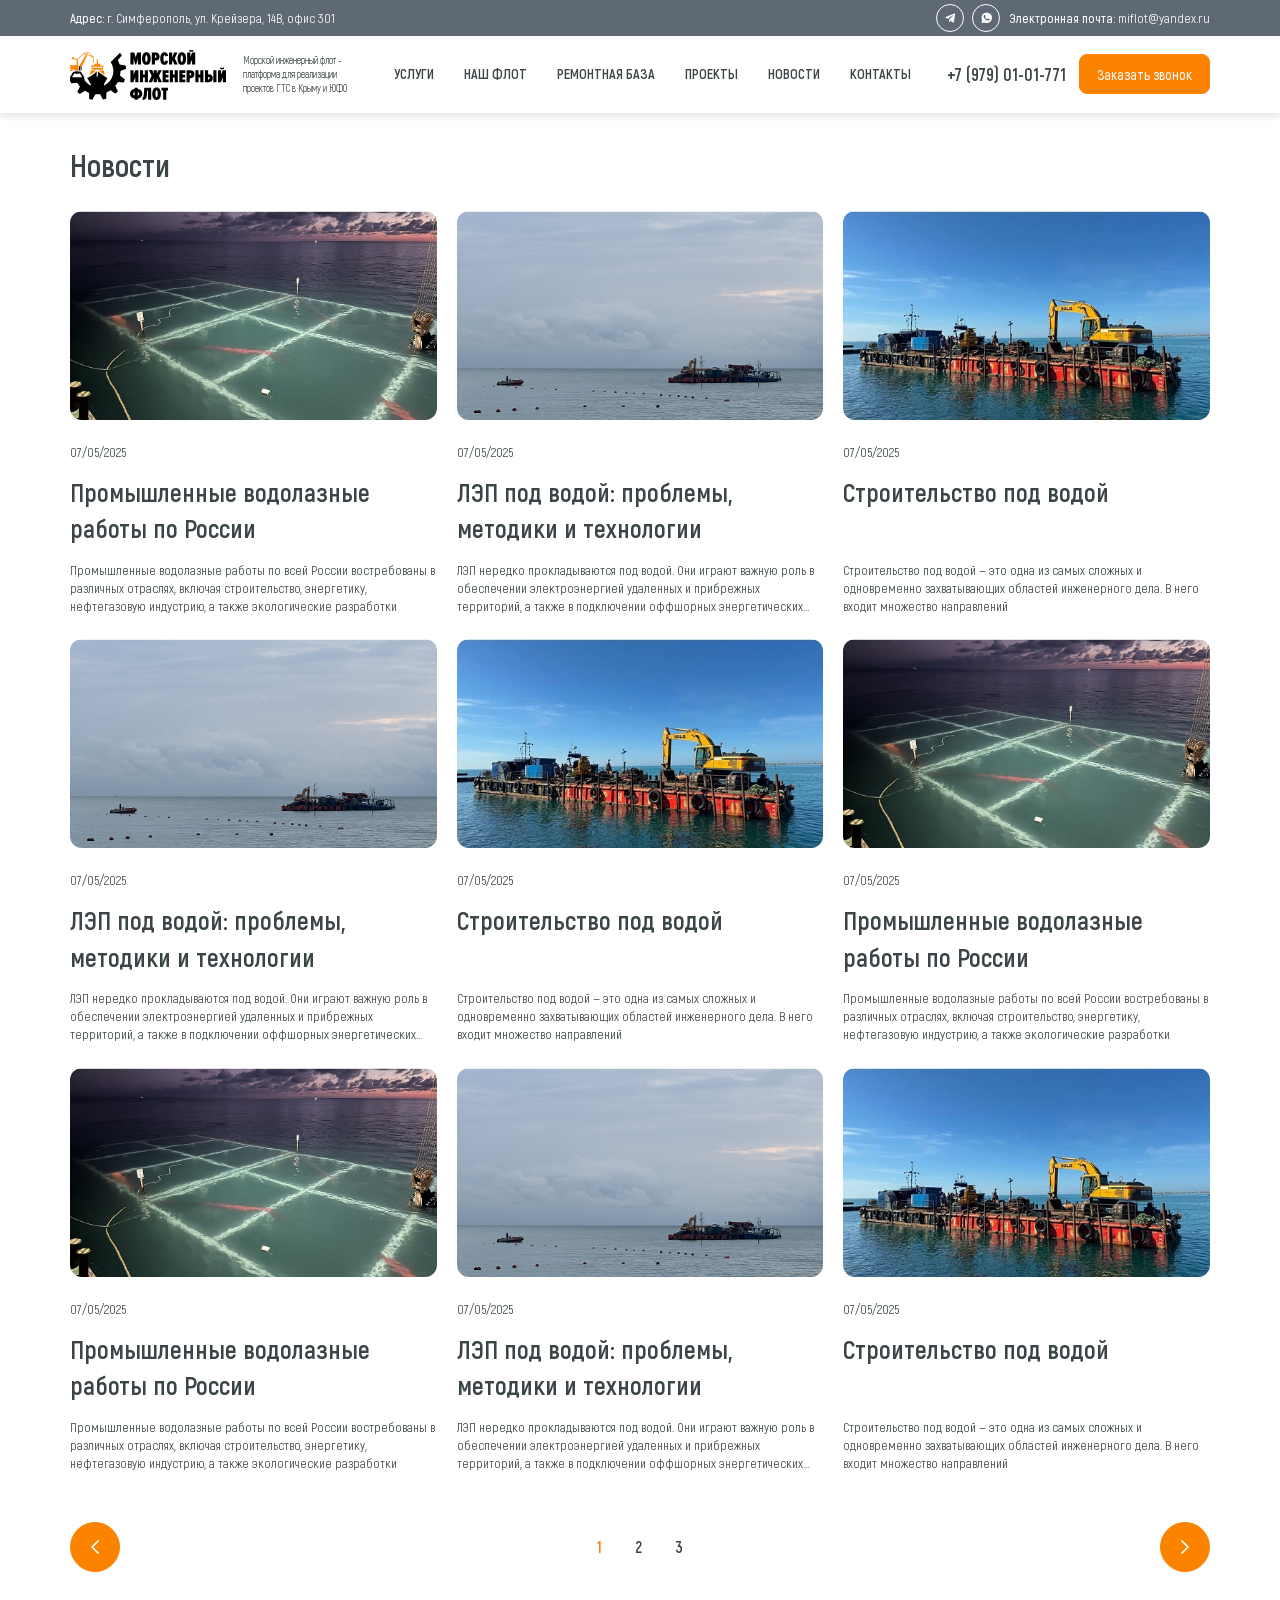
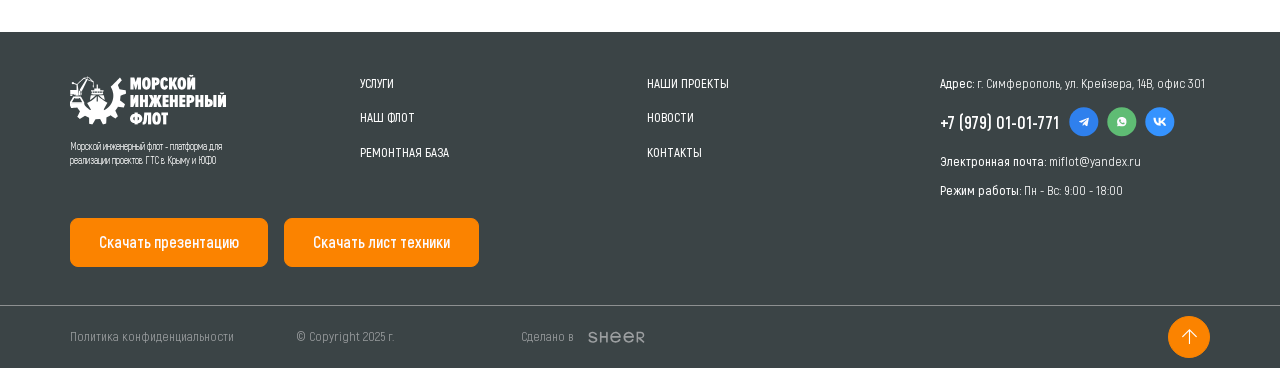
<file: news.html>
<!DOCTYPE html>
<!--[if lt IE 7]><html lang="ru" class="lt-ie9 lt-ie8 lt-ie7"><![endif]-->
<!--[if IE 7]><html lang="ru" class="lt-ie9 lt-ie8"><![endif]-->
<!--[if IE 8]><html lang="ru" class="lt-ie9"><![endif]-->
<!--[if gt IE 8]><!-->
<html lang="ru">
<!--<![endif]-->
<head>
	<meta charset="utf-8" />
	<title>Заголовок</title>
	<meta http-equiv="X-UA-Compatible" content="IE=edge" />
	<meta name="viewport" content="width=device-width, initial-scale=1, maximum-scale=1">
	<meta name="format-detection" content="telephone=no" />
	<link rel="shortcut icon" href="favicon.png" />
	<link rel="stylesheet" href="libs/bootstrap/bootstrap-grid.css" />
	<link rel="stylesheet" href="libs/fontawesome-free-5.12.0-web/css/all.min.css" />
	<link rel="stylesheet" href="libs/fancybox-master/dist/jquery.fancybox.min.css" />
	<link rel="stylesheet" href="libs/slick-1.5.9/slick/slick.css" />
	<link rel="stylesheet" href="css/fonts.css" />
	<link rel="stylesheet" href="css/main.css?ver=1.3" />
	<link rel="stylesheet" href="css/media.css?ver=1.3" />
</head>
<body>

	<div class="wrapper wrapper_page"> 

		<header class="header default"> 
			<div class="header__top"> 
				<div class="container">
					<div class="header__wrapper">
						<div class="header__location"><strong>Адрес:</strong> г. Симферополь, ул. Крейзера, 14В, офис 301</div>
						<div class="header__contacts">
							<ul class="socials-list">
								<li><a href="#" target="_blank" class="socials-list_tg"><img src="img/tg.svg" alt="alt"></a></li>
								<li><a href="#" target="_blank" class="socials-list_wp"><img src="img/wp.svg" alt="alt"></a></li>
							</ul>
							<p><strong>Электронная почта:</strong> <a href="mailto:miflot@yandex.ru">miflot@yandex.ru</a></p>
						</div>
					</div>
				</div>
			</div>
			<div class="header__bottom">
				<div class="container">
					<div class="header__wrapper">
						<span class='sandwich'>
							<span class='sw-topper'></span>
							<span class='sw-bottom'></span>
							<span class='sw-footer'></span>
						</span>
						<div class="logo-wrap">
							<a href="#" class="logo">
								<img src="img/logo.svg" alt="alt">
							</a>
							<div class="logo-descr">Морской инженерный флот - платформа для реализации проектов ГТС в Крыму и ЮФО</div>
						</div>
						<ul class="menu">
							<li><a href="#">УСЛУГИ</a></li>
							<li><a href="#">НАШ ФЛОТ</a></li>
							<li><a href="#">РЕМОНТНАЯ БАЗА</a></li>
							<li><a href="#">ПРОЕКТЫ</a></li>
							<li><a href="#">НОВОСТИ</a></li>
							<li><a href="#">КОНТАКТЫ</a></li>
						</ul>
						<div class="header__contacts">
							<a href="tel:+79790101771" class="phone-main">+7 (979) 01-01-771 </a>
							<a href="#callback" class="btn-main fancybox">Заказать звонок</a>
						</div>
						<a href="tel:+79790101771" class="phone-mob"><i class="fas fa-phone-alt"></i></a>
					</div>
				</div>
			</div>
			<div class="menu-mobile">
				<ul class="menu">
					<li><a href="#">УСЛУГИ</a></li>
					<li><a href="#">НАШ ФЛОТ</a></li>
					<li><a href="#">РЕМОНТНАЯ БАЗА</a></li>
					<li><a href="#">ПРОЕКТЫ</a></li>
					<li><a href="#">НОВОСТИ</a></li>
					<li><a href="#">КОНТАКТЫ</a></li>
				</ul>
				<div class="header__contacts">
					<a href="tel:+79790101771" class="phone-main">+7 (979) 01-01-771 </a>
					<a href="#callback" class="btn-main fancybox">Заказать звонок</a>
				</div>
			</div>
			<div class="menu-overlay"></div>
		</header>

		<section class="page-news">
			<div class="container">
				<h1 class="title-section">Новости</h1>
				<div class="row row_page">
					<div class="col-lg-4 col-md-6">
						<a href="#" class="item-news">
							<span class="item-news__wrap">
								<span class="item-news__image">
									<img src="img/news1.jpg" alt="alt">
								</span>
							</span>
							<span class="item-news__date">07/05/2025</span>
							<span class="item-news__title">Промышленные водолазные работы по России</span>
							<span class="item-news__text">Промышленные водолазные работы по всей России востребованы в различных отраслях, включая строительство, энергетику, нефтегазовую индустрию, а также экологические разработки</span>
						</a>
					</div>
					<div class="col-lg-4 col-md-6">
						<a href="#" class="item-news">
							<span class="item-news__wrap">
								<span class="item-news__image">
									<img src="img/news2.jpg" alt="alt">
								</span>
							</span>
							<span class="item-news__date">07/05/2025</span>
							<span class="item-news__title">ЛЭП под водой: проблемы, методики и технологии</span>
							<span class="item-news__text">ЛЭП нередко прокладываются под водой. Они играют важную роль в обеспечении электроэнергией удаленных и прибрежных территорий, а также в подключении оффшорных энергетических установок...</span>
						</a>
					</div>
					<div class="col-lg-4 col-md-6">
						<a href="#" class="item-news">
							<span class="item-news__wrap">
								<span class="item-news__image">
									<img src="img/news3.jpg" alt="alt">
								</span>
							</span>
							<span class="item-news__date">07/05/2025</span>
							<span class="item-news__title">Строительство под водой</span>
							<span class="item-news__text">Строительство под водой — это одна из самых сложных и одновременно захватывающих областей инженерного дела. В него входит множество направлений</span>
						</a>
					</div>
					<div class="col-lg-4 col-md-6">
						<a href="#" class="item-news">
							<span class="item-news__wrap">
								<span class="item-news__image">
									<img src="img/news2.jpg" alt="alt">
								</span>
							</span>
							<span class="item-news__date">07/05/2025</span>
							<span class="item-news__title">ЛЭП под водой: проблемы, методики и технологии</span>
							<span class="item-news__text">ЛЭП нередко прокладываются под водой. Они играют важную роль в обеспечении электроэнергией удаленных и прибрежных территорий, а также в подключении оффшорных энергетических установок...</span>
						</a>
					</div>
					<div class="col-lg-4 col-md-6">
						<a href="#" class="item-news">
							<span class="item-news__wrap">
								<span class="item-news__image">
									<img src="img/news3.jpg" alt="alt">
								</span>
							</span>
							<span class="item-news__date">07/05/2025</span>
							<span class="item-news__title">Строительство под водой</span>
							<span class="item-news__text">Строительство под водой — это одна из самых сложных и одновременно захватывающих областей инженерного дела. В него входит множество направлений</span>
						</a>
					</div>
					<div class="col-lg-4 col-md-6">
						<a href="#" class="item-news">
							<span class="item-news__wrap">
								<span class="item-news__image">
									<img src="img/news1.jpg" alt="alt">
								</span>
							</span>
							<span class="item-news__date">07/05/2025</span>
							<span class="item-news__title">Промышленные водолазные работы по России</span>
							<span class="item-news__text">Промышленные водолазные работы по всей России востребованы в различных отраслях, включая строительство, энергетику, нефтегазовую индустрию, а также экологические разработки</span>
						</a>
					</div>
					<div class="col-lg-4 col-md-6">
						<a href="#" class="item-news">
							<span class="item-news__wrap">
								<span class="item-news__image">
									<img src="img/news1.jpg" alt="alt">
								</span>
							</span>
							<span class="item-news__date">07/05/2025</span>
							<span class="item-news__title">Промышленные водолазные работы по России</span>
							<span class="item-news__text">Промышленные водолазные работы по всей России востребованы в различных отраслях, включая строительство, энергетику, нефтегазовую индустрию, а также экологические разработки</span>
						</a>
					</div>
					<div class="col-lg-4 col-md-6">
						<a href="#" class="item-news">
							<span class="item-news__wrap">
								<span class="item-news__image">
									<img src="img/news2.jpg" alt="alt">
								</span>
							</span>
							<span class="item-news__date">07/05/2025</span>
							<span class="item-news__title">ЛЭП под водой: проблемы, методики и технологии</span>
							<span class="item-news__text">ЛЭП нередко прокладываются под водой. Они играют важную роль в обеспечении электроэнергией удаленных и прибрежных территорий, а также в подключении оффшорных энергетических установок...</span>
						</a>
					</div>
					<div class="col-lg-4 col-md-6">
						<a href="#" class="item-news">
							<span class="item-news__wrap">
								<span class="item-news__image">
									<img src="img/news3.jpg" alt="alt">
								</span>
							</span>
							<span class="item-news__date">07/05/2025</span>
							<span class="item-news__title">Строительство под водой</span>
							<span class="item-news__text">Строительство под водой — это одна из самых сложных и одновременно захватывающих областей инженерного дела. В него входит множество направлений</span>
						</a>
					</div>
				</div>
				<div class="pager">
					<a class="prev page-numbers" href="#"><i class="far fa-chevron-left"></i></a>
					<span aria-current="page" class="page-numbers current" href="#">1</span> 
					<a class="page-numbers" href="#">2</a> 
					<a class="page-numbers" href="#">3</a> 
					<a class="next page-numbers" href="#"><i class="far fa-chevron-right"></i></a>
				</div>
			</div>
		</section>

		<footer class="footer">
			<div class="container">
				<div class="row">
					<div class="col-lg-3">
						<div class="logo-wrap">
							<a href="#" class="logo">
								<img src="img/logo2.svg" alt="alt">
							</a>
							<div class="logo-descr">Морской инженерный флот - платформа для реализации проектов ГТС в Крыму и ЮФО</div>
						</div>
					</div>
					<div class="col-lg-6">
						<ul class="footer__menu">
							<li><a href="#">Услуги</a></li>
							<li><a href="#">Наш флот</a></li>
							<li><a href="#">Ремонтная база</a></li>
							<li><a href="#">Наши проекты</a></li>
							<li><a href="#">Новости</a></li>
							<li><a href="#">Контакты</a></li>
						</ul>
					</div>
					<div class="col-lg-3">
						<div class="footer__contacts">
							<p><strong>Адрес:</strong> г. Симферополь, ул. Крейзера, 14В, офис 301</p>
							<div class="contacts-line">
								<a href="tel:+79790101771" class="phone-main">+7 (979) 01-01-771 </a>
								<ul class="socials-main">
									<li><a href="#" target="_blank"><img src="img/ic_tg.svg" alt="alt"></a></li>
									<li><a href="#" target="_blank"><img src="img/ic_wp.svg" alt="alt"></a></li>
									<li><a href="#" target="_blank"><img src="img/ic_vk.svg" alt="alt"></a></li>
								</ul>
							</div>
							<p><strong>Электронная почта:</strong> <a href="mailto:miflot@yandex.ru">miflot@yandex.ru</a></p>
							<p><strong>Режим работы:</strong> Пн - Вс: 9:00 - 18:00</p>
						</div>
					</div>
				</div>
				<div class="footer__buttons">
					<a href="#" class="btn-main">Скачать презентацию</a>
					<a href="#" class="btn-main">Скачать лист техники</a>
				</div>
			</div>
			<div class="footer-bottom">
				<div class="container">
					<div class="row align-items-center">
						<div class="col-lg">
							<a href="#">Политика конфиденциальности </a>
						</div>
						<div class="col-lg">
							<div class="copyright">© Copyright  2025 г.</div>
						</div>
						<div class="col-lg">
							<div class="create">Сделано в <a href="#"><img src="img/sheer.svg" alt="alt"></a></div>
						</div>
						<div class="col-lg-5">
							<a href="#" class="btn-top"><i class="fal fa-arrow-up"></i></a>
						</div>
					</div>
				</div>
			</div>
		</footer>
		
	</div>

	<div id="callback" class="modal-block">
		<div class="modal-wrap">
			<div class="title-form">Заказать звонок</div>
			<div class="descr-form">Заполните форму и мы перезвоним вам <br>в течение 30 минут</div>
			<form>
				<div class="item-form">
					<input type="text" placeholder="Имя (Компания)" required>
				</div>
				<div class="item-form">
					<input type="tel" placeholder="Телефон" class="input-phone" inputmode="numeric" required>
				</div>
				<input type="submit" class="btn-main" value="Отправить">
				<div class="checkbox">
					<label>
						<input type="checkbox" required="required" checked="checked" />
						<span>Я согласен с условиями обработки персональных данных</span>
					</label>
				</div>
			</form>
		</div>
	</div>

	<!--[if lt IE 9]>
	<script src="libs/html5shiv/es5-shim.min.js"></script>
	<script src="libs/html5shiv/html5shiv.min.js"></script>
	<script src="libs/html5shiv/html5shiv-printshiv.min.js"></script>
	<script src="libs/respond/respond.min.js"></script>
	<![endif]-->
	<script src="libs/jquery/jquery-3.6.0.min.js"></script>
	<script src="libs/fancybox-master/dist/jquery.fancybox.min.js"></script>
	<script src="libs/jquery-spincrement/jquery.spincrement.min.js"></script>
	<script src="libs/slick-1.5.9/slick/slick.min.js"></script>
	<script src="libs/mask/jquery.maskedinput.js"></script>
	<script src="js/common.js?ver=1.3"></script>
	<!-- Yandex.Metrika counter --><!-- /Yandex.Metrika counter -->
	<!-- Google Analytics counter --><!-- /Google Analytics counter -->
</body>
</html>
</file>
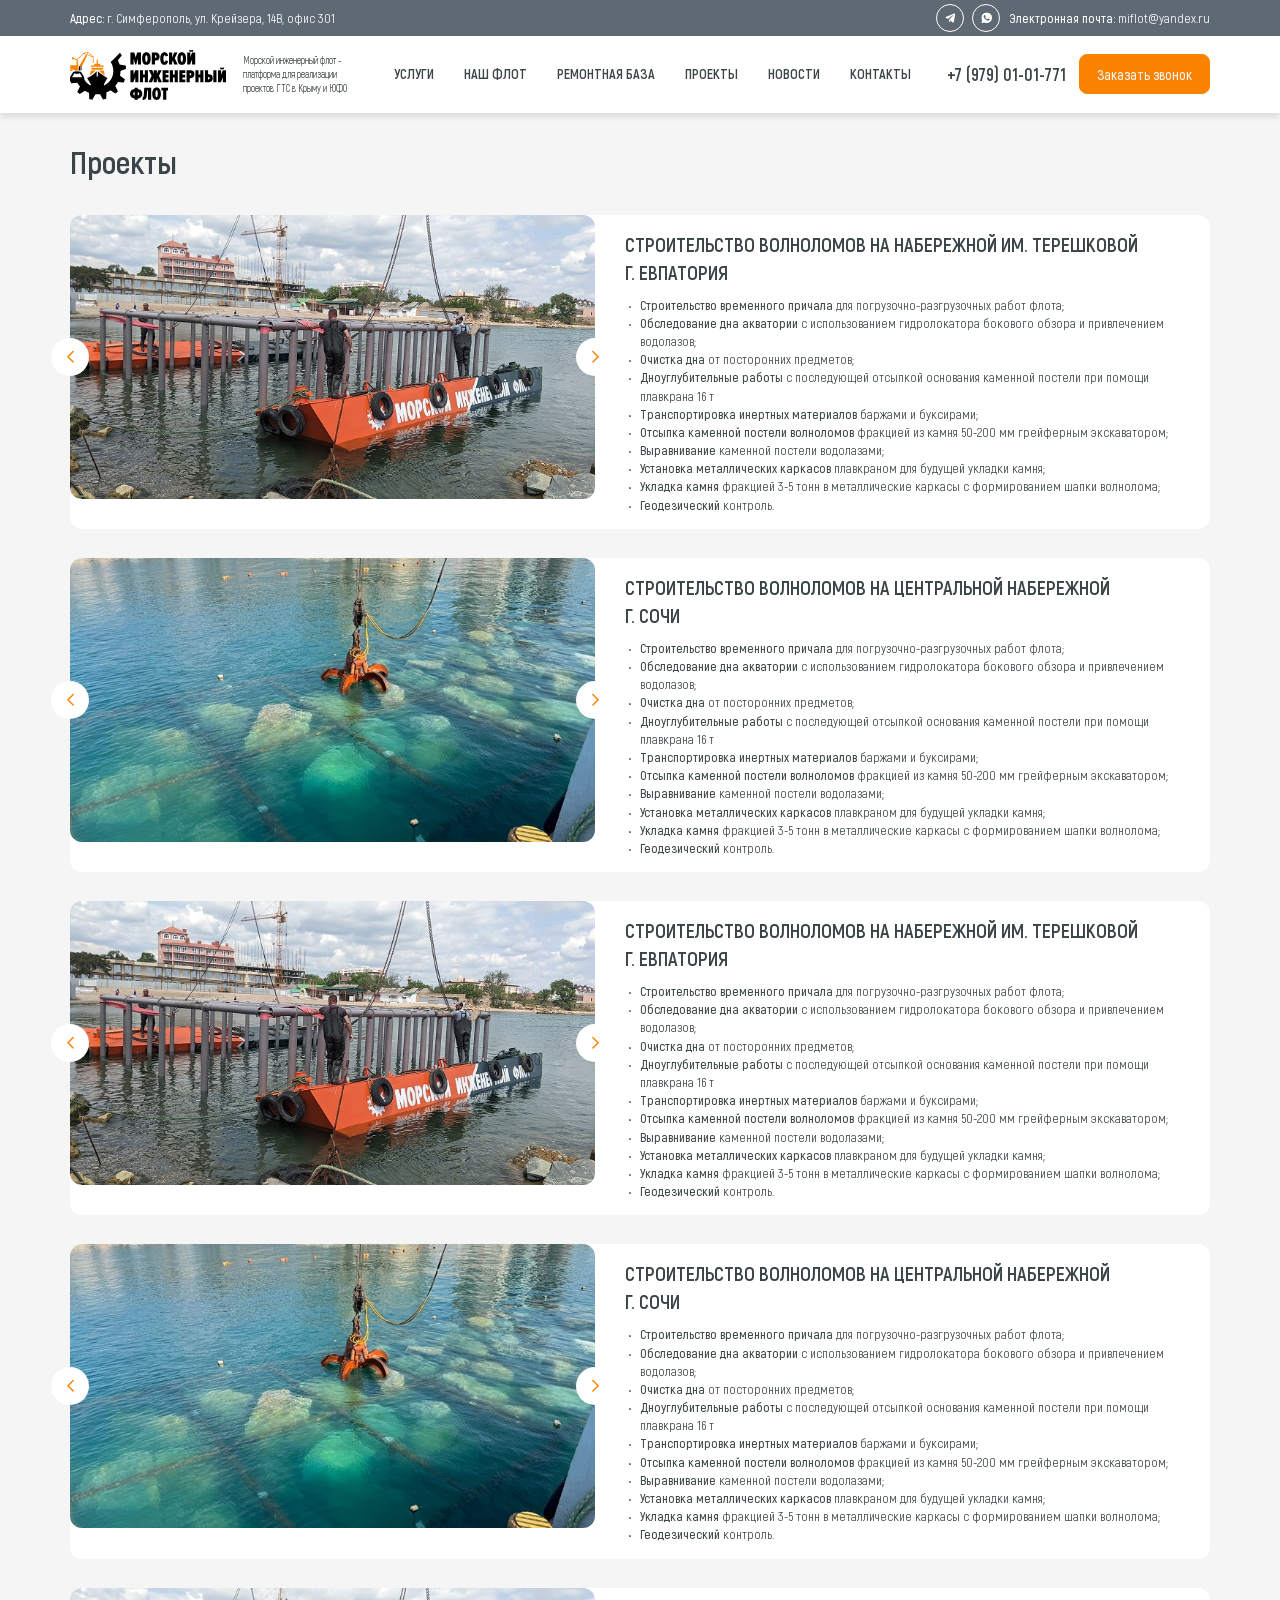
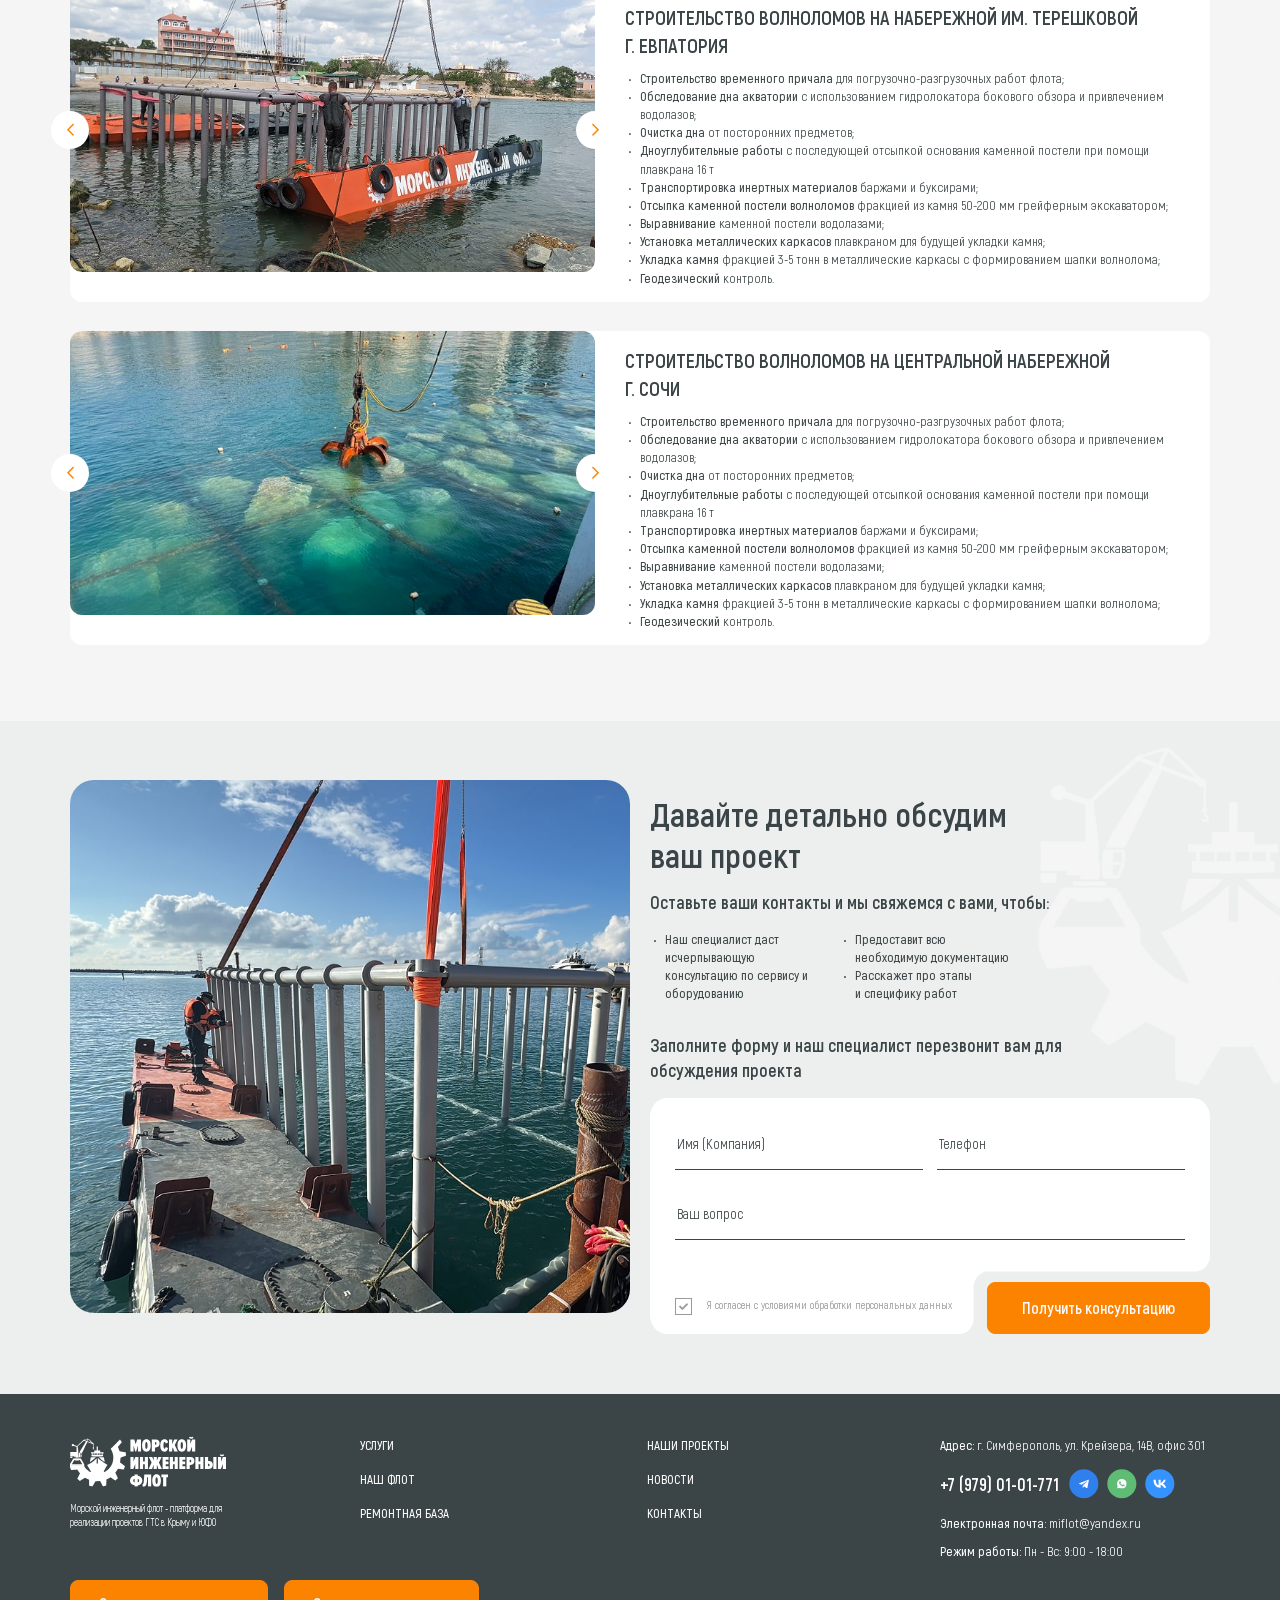
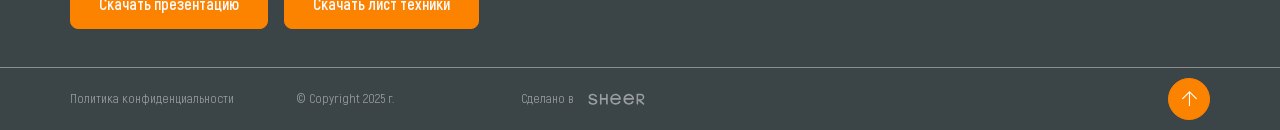
<file: projects.html>
<!DOCTYPE html>
<!--[if lt IE 7]><html lang="ru" class="lt-ie9 lt-ie8 lt-ie7"><![endif]-->
<!--[if IE 7]><html lang="ru" class="lt-ie9 lt-ie8"><![endif]-->
<!--[if IE 8]><html lang="ru" class="lt-ie9"><![endif]-->
<!--[if gt IE 8]><!-->
<html lang="ru">
<!--<![endif]-->
<head>
	<meta charset="utf-8" />
	<title>Заголовок</title>
	<meta http-equiv="X-UA-Compatible" content="IE=edge" />
	<meta name="viewport" content="width=device-width, initial-scale=1, maximum-scale=1">
	<meta name="format-detection" content="telephone=no" />
	<link rel="shortcut icon" href="favicon.png" />
	<link rel="stylesheet" href="libs/bootstrap/bootstrap-grid.css" />
	<link rel="stylesheet" href="libs/fontawesome-free-5.12.0-web/css/all.min.css" />
	<link rel="stylesheet" href="libs/fancybox-master/dist/jquery.fancybox.min.css" />
	<link rel="stylesheet" href="libs/slick-1.5.9/slick/slick.css" />
	<link rel="stylesheet" href="css/fonts.css" />
	<link rel="stylesheet" href="css/main.css?ver=1.4" />
	<link rel="stylesheet" href="css/media.css?ver=1.4" />
</head>
<body>

	<div class="wrapper wrapper_page"> 

		<header class="header default"> 
			<div class="header__top"> 
				<div class="container">
					<div class="header__wrapper">
						<div class="header__location"><strong>Адрес:</strong> г. Симферополь, ул. Крейзера, 14В, офис 301</div>
						<div class="header__contacts">
							<ul class="socials-list">
								<li><a href="#" target="_blank" class="socials-list_tg"><img src="img/tg.svg" alt="alt"></a></li>
								<li><a href="#" target="_blank" class="socials-list_wp"><img src="img/wp.svg" alt="alt"></a></li>
							</ul>
							<p><strong>Электронная почта:</strong> <a href="mailto:miflot@yandex.ru">miflot@yandex.ru</a></p>
						</div>
					</div>
				</div>
			</div>
			<div class="header__bottom">
				<div class="container">
					<div class="header__wrapper">
						<span class='sandwich'>
							<span class='sw-topper'></span>
							<span class='sw-bottom'></span>
							<span class='sw-footer'></span>
						</span>
						<div class="logo-wrap">
							<a href="#" class="logo">
								<img src="img/logo.svg" alt="alt">
							</a>
							<div class="logo-descr">Морской инженерный флот - платформа для реализации проектов ГТС в Крыму и ЮФО</div>
						</div>
						<ul class="menu">
							<li><a href="#">УСЛУГИ</a></li>
							<li><a href="#">НАШ ФЛОТ</a></li>
							<li><a href="#">РЕМОНТНАЯ БАЗА</a></li>
							<li><a href="#">ПРОЕКТЫ</a></li>
							<li><a href="#">НОВОСТИ</a></li>
							<li><a href="#">КОНТАКТЫ</a></li>
						</ul>
						<div class="header__contacts">
							<a href="tel:+79790101771" class="phone-main">+7 (979) 01-01-771 </a>
							<a href="#callback" class="btn-main fancybox">Заказать звонок</a>
						</div>
						<a href="tel:+79790101771" class="phone-mob"><i class="fas fa-phone-alt"></i></a>
					</div>
				</div>
			</div>
			<div class="menu-mobile">
				<ul class="menu">
					<li><a href="#">УСЛУГИ</a></li>
					<li><a href="#">НАШ ФЛОТ</a></li>
					<li><a href="#">РЕМОНТНАЯ БАЗА</a></li>
					<li><a href="#">ПРОЕКТЫ</a></li>
					<li><a href="#">НОВОСТИ</a></li>
					<li><a href="#">КОНТАКТЫ</a></li>
				</ul>
				<div class="header__contacts">
					<a href="tel:+79790101771" class="phone-main">+7 (979) 01-01-771 </a>
					<a href="#callback" class="btn-main fancybox">Заказать звонок</a>
				</div>
			</div>
			<div class="menu-overlay"></div>
		</header>

		<section class="page-projects">
			<div class="container">
				<h1 class="title-section">Проекты</h1>
				<div class="item-project">
					<div class="row">
						<div class="col-lg-6">
							<div class="slider-photos">
								<div>
									<a href="img/project1.jpg" class="slider-photos__item fancybox" data-fancybox="project">
										<img src="img/project1.jpg" alt="alt">
									</a>
								</div>
								<div>
									<a href="img/project1.jpg" class="slider-photos__item fancybox" data-fancybox="project">
										<img src="img/project1.jpg" alt="alt">
									</a>
								</div>
								<div>
									<a href="img/project1.jpg" class="slider-photos__item fancybox" data-fancybox="project">
										<img src="img/project1.jpg" alt="alt">
									</a>
								</div>
							</div>
						</div>
						<div class="col-lg-6">
							<div class="item-project__content">
								<div class="item-project__title">Строительство волноломов на набережной им. Терешковой <br>г. Евпатория</div>
								<ul>
									<li><strong>Строительство временного причала</strong> для погрузочно-разгрузочных работ флота;</li>
									<li><strong>Обследование дна акватории</strong> с использованием гидролокатора бокового обзора и привлечением водолазов;</li>
									<li><strong>Очистка дна</strong> от посторонних предметов;</li>
									<li><strong>Дноуглубительные работы</strong> c последующей отсыпкой основания каменной постели при помощи плавкрана 16 т</li>
									<li><strong>Транспортировка инертных материалов</strong> баржами и буксирами;</li>
									<li><strong>Отсыпка каменной постели волноломов</strong> фракцией из камня 50-200 мм грейферным экскаватором;</li>
									<li><strong>Выравнивание</strong> каменной постели водолазами;</li>
									<li><strong>Установка металлических каркасов</strong> плавкраном для будущей укладки камня;</li>
									<li><strong>Укладка камня</strong> фракцией 3-5 тонн в металлические каркасы с формированием шапки волнолома;</li>
									<li><strong>Геодезический</strong> контроль.</li>
								</ul>
							</div>
						</div>
					</div>
				</div>
				<div class="item-project">
					<div class="row">
						<div class="col-lg-6">
							<div class="slider-photos">
								<div>
									<a href="img/project2.jpg" class="slider-photos__item fancybox" data-fancybox="project">
										<img src="img/project2.jpg" alt="alt">
									</a>
								</div>
								<div>
									<a href="img/project2.jpg" class="slider-photos__item fancybox" data-fancybox="project">
										<img src="img/project2.jpg" alt="alt">
									</a>
								</div>
								<div>
									<a href="img/project2.jpg" class="slider-photos__item fancybox" data-fancybox="project">
										<img src="img/project2.jpg" alt="alt">
									</a>
								</div>
							</div>
						</div>
						<div class="col-lg-6">
							<div class="item-project__content">
								<div class="item-project__title">Строительство волноломов на центральной набережной <br>г. Сочи</div>
								<ul>
									<li><strong>Строительство временного причала</strong> для погрузочно-разгрузочных работ флота;</li>
									<li><strong>Обследование дна акватории</strong> с использованием гидролокатора бокового обзора и привлечением водолазов;</li>
									<li><strong>Очистка дна</strong> от посторонних предметов;</li>
									<li><strong>Дноуглубительные работы</strong> c последующей отсыпкой основания каменной постели при помощи плавкрана 16 т</li>
									<li><strong>Транспортировка инертных материалов</strong> баржами и буксирами;</li>
									<li><strong>Отсыпка каменной постели волноломов</strong> фракцией из камня 50-200 мм грейферным экскаватором;</li>
									<li><strong>Выравнивание</strong> каменной постели водолазами;</li>
									<li><strong>Установка металлических каркасов</strong> плавкраном для будущей укладки камня;</li>
									<li><strong>Укладка камня</strong> фракцией 3-5 тонн в металлические каркасы с формированием шапки волнолома;</li>
									<li><strong>Геодезический</strong> контроль.</li>
								</ul>
							</div>
						</div>
					</div>
				</div>
				<div class="item-project">
					<div class="row">
						<div class="col-lg-6">
							<div class="slider-photos">
								<div>
									<a href="img/project1.jpg" class="slider-photos__item fancybox" data-fancybox="project">
										<img src="img/project1.jpg" alt="alt">
									</a>
								</div>
								<div>
									<a href="img/project1.jpg" class="slider-photos__item fancybox" data-fancybox="project">
										<img src="img/project1.jpg" alt="alt">
									</a>
								</div>
								<div>
									<a href="img/project1.jpg" class="slider-photos__item fancybox" data-fancybox="project">
										<img src="img/project1.jpg" alt="alt">
									</a>
								</div>
							</div>
						</div>
						<div class="col-lg-6">
							<div class="item-project__content">
								<div class="item-project__title">Строительство волноломов на набережной им. Терешковой <br>г. Евпатория</div>
								<ul>
									<li><strong>Строительство временного причала</strong> для погрузочно-разгрузочных работ флота;</li>
									<li><strong>Обследование дна акватории</strong> с использованием гидролокатора бокового обзора и привлечением водолазов;</li>
									<li><strong>Очистка дна</strong> от посторонних предметов;</li>
									<li><strong>Дноуглубительные работы</strong> c последующей отсыпкой основания каменной постели при помощи плавкрана 16 т</li>
									<li><strong>Транспортировка инертных материалов</strong> баржами и буксирами;</li>
									<li><strong>Отсыпка каменной постели волноломов</strong> фракцией из камня 50-200 мм грейферным экскаватором;</li>
									<li><strong>Выравнивание</strong> каменной постели водолазами;</li>
									<li><strong>Установка металлических каркасов</strong> плавкраном для будущей укладки камня;</li>
									<li><strong>Укладка камня</strong> фракцией 3-5 тонн в металлические каркасы с формированием шапки волнолома;</li>
									<li><strong>Геодезический</strong> контроль.</li>
								</ul>
							</div>
						</div>
					</div>
				</div>
				<div class="item-project">
					<div class="row">
						<div class="col-lg-6">
							<div class="slider-photos">
								<div>
									<a href="img/project2.jpg" class="slider-photos__item fancybox" data-fancybox="project">
										<img src="img/project2.jpg" alt="alt">
									</a>
								</div>
								<div>
									<a href="img/project2.jpg" class="slider-photos__item fancybox" data-fancybox="project">
										<img src="img/project2.jpg" alt="alt">
									</a>
								</div>
								<div>
									<a href="img/project2.jpg" class="slider-photos__item fancybox" data-fancybox="project">
										<img src="img/project2.jpg" alt="alt">
									</a>
								</div>
							</div>
						</div>
						<div class="col-lg-6">
							<div class="item-project__content">
								<div class="item-project__title">Строительство волноломов на центральной набережной <br>г. Сочи</div>
								<ul>
									<li><strong>Строительство временного причала</strong> для погрузочно-разгрузочных работ флота;</li>
									<li><strong>Обследование дна акватории</strong> с использованием гидролокатора бокового обзора и привлечением водолазов;</li>
									<li><strong>Очистка дна</strong> от посторонних предметов;</li>
									<li><strong>Дноуглубительные работы</strong> c последующей отсыпкой основания каменной постели при помощи плавкрана 16 т</li>
									<li><strong>Транспортировка инертных материалов</strong> баржами и буксирами;</li>
									<li><strong>Отсыпка каменной постели волноломов</strong> фракцией из камня 50-200 мм грейферным экскаватором;</li>
									<li><strong>Выравнивание</strong> каменной постели водолазами;</li>
									<li><strong>Установка металлических каркасов</strong> плавкраном для будущей укладки камня;</li>
									<li><strong>Укладка камня</strong> фракцией 3-5 тонн в металлические каркасы с формированием шапки волнолома;</li>
									<li><strong>Геодезический</strong> контроль.</li>
								</ul>
							</div>
						</div>
					</div>
				</div>
				<div class="item-project">
					<div class="row">
						<div class="col-lg-6">
							<div class="slider-photos">
								<div>
									<a href="img/project1.jpg" class="slider-photos__item fancybox" data-fancybox="project">
										<img src="img/project1.jpg" alt="alt">
									</a>
								</div>
								<div>
									<a href="img/project1.jpg" class="slider-photos__item fancybox" data-fancybox="project">
										<img src="img/project1.jpg" alt="alt">
									</a>
								</div>
								<div>
									<a href="img/project1.jpg" class="slider-photos__item fancybox" data-fancybox="project">
										<img src="img/project1.jpg" alt="alt">
									</a>
								</div>
							</div>
						</div>
						<div class="col-lg-6">
							<div class="item-project__content">
								<div class="item-project__title">Строительство волноломов на набережной им. Терешковой <br>г. Евпатория</div>
								<ul>
									<li><strong>Строительство временного причала</strong> для погрузочно-разгрузочных работ флота;</li>
									<li><strong>Обследование дна акватории</strong> с использованием гидролокатора бокового обзора и привлечением водолазов;</li>
									<li><strong>Очистка дна</strong> от посторонних предметов;</li>
									<li><strong>Дноуглубительные работы</strong> c последующей отсыпкой основания каменной постели при помощи плавкрана 16 т</li>
									<li><strong>Транспортировка инертных материалов</strong> баржами и буксирами;</li>
									<li><strong>Отсыпка каменной постели волноломов</strong> фракцией из камня 50-200 мм грейферным экскаватором;</li>
									<li><strong>Выравнивание</strong> каменной постели водолазами;</li>
									<li><strong>Установка металлических каркасов</strong> плавкраном для будущей укладки камня;</li>
									<li><strong>Укладка камня</strong> фракцией 3-5 тонн в металлические каркасы с формированием шапки волнолома;</li>
									<li><strong>Геодезический</strong> контроль.</li>
								</ul>
							</div>
						</div>
					</div>
				</div>
				<div class="item-project">
					<div class="row">
						<div class="col-lg-6">
							<div class="slider-photos">
								<div>
									<a href="img/project2.jpg" class="slider-photos__item fancybox" data-fancybox="project">
										<img src="img/project2.jpg" alt="alt">
									</a>
								</div>
								<div>
									<a href="img/project2.jpg" class="slider-photos__item fancybox" data-fancybox="project">
										<img src="img/project2.jpg" alt="alt">
									</a>
								</div>
								<div>
									<a href="img/project2.jpg" class="slider-photos__item fancybox" data-fancybox="project">
										<img src="img/project2.jpg" alt="alt">
									</a>
								</div>
							</div>
						</div>
						<div class="col-lg-6">
							<div class="item-project__content">
								<div class="item-project__title">Строительство волноломов на центральной набережной <br>г. Сочи</div>
								<ul>
									<li><strong>Строительство временного причала</strong> для погрузочно-разгрузочных работ флота;</li>
									<li><strong>Обследование дна акватории</strong> с использованием гидролокатора бокового обзора и привлечением водолазов;</li>
									<li><strong>Очистка дна</strong> от посторонних предметов;</li>
									<li><strong>Дноуглубительные работы</strong> c последующей отсыпкой основания каменной постели при помощи плавкрана 16 т</li>
									<li><strong>Транспортировка инертных материалов</strong> баржами и буксирами;</li>
									<li><strong>Отсыпка каменной постели волноломов</strong> фракцией из камня 50-200 мм грейферным экскаватором;</li>
									<li><strong>Выравнивание</strong> каменной постели водолазами;</li>
									<li><strong>Установка металлических каркасов</strong> плавкраном для будущей укладки камня;</li>
									<li><strong>Укладка камня</strong> фракцией 3-5 тонн в металлические каркасы с формированием шапки волнолома;</li>
									<li><strong>Геодезический</strong> контроль.</li>
								</ul>
							</div>
						</div>
					</div>
				</div>
			</div>
		</section>

		<section class="consultation" id="sect-consult">
			<div class="container">
				<div class="row">
					<div class="col-lg-6">
						<div class="consultation__image">
							<img src="img/consultation.jpg" alt="alt">
						</div>
					</div>
					<div class="col-lg-6">
						<h2 class="title-section">Давайте детально обсудим ваш проект</h2>
						<div class="title-middle">Оставьте ваши контакты и мы свяжемся с вами, чтобы:</div>
						<div class="consultation__text">
							<ul>
								<li>Наш специалист даст исчерпывающую консультацию по сервису и оборудованию</li>
								<li>Предоставит всю необходимую документацию</li>
								<li>Расскажет про этапы <br>и специфику работ</li>
							</ul>
						</div>
						<div class="title-middle">Заполните форму и наш специалист перезвонит вам для обсуждения проекта</div>
						<div class="form-consultation">
							<form>
								<div class="row">
									<div class="col-md-6">
										<div class="item-form">
											<input type="text" placeholder="Имя (Компания)" required>
										</div>
									</div>
									<div class="col-md-6">
										<div class="item-form">
											<input type="tel" placeholder="Телефон" class="input-phone" inputmode="numeric" required>
										</div>
									</div>
									<div class="col-12">
										<div class="item-form">
											<input type="text" placeholder="Ваш вопрос" required>
										</div>
									</div>
								</div>
								<div class="form-consultation__bottom">
									<div class="checkbox">
										<label>
											<input type="checkbox" required="required" checked="checked" />
											<span>Я согласен с условиями обработки персональных данных</span>
										</label>
									</div>
									<input type="submit" class="btn-main" value="Получить консультацию">
								</div>
							</form>
						</div>
					</div>
				</div>
			</div>
		</section>

		<footer class="footer">
			<div class="container">
				<div class="row">
					<div class="col-lg-3">
						<div class="logo-wrap">
							<a href="#" class="logo">
								<img src="img/logo2.svg" alt="alt">
							</a>
							<div class="logo-descr">Морской инженерный флот - платформа для реализации проектов ГТС в Крыму и ЮФО</div>
						</div>
					</div>
					<div class="col-lg-6">
						<ul class="footer__menu">
							<li><a href="#">Услуги</a></li>
							<li><a href="#">Наш флот</a></li>
							<li><a href="#">Ремонтная база</a></li>
							<li><a href="#">Наши проекты</a></li>
							<li><a href="#">Новости</a></li>
							<li><a href="#">Контакты</a></li>
						</ul>
					</div>
					<div class="col-lg-3">
						<div class="footer__contacts">
							<p><strong>Адрес:</strong> г. Симферополь, ул. Крейзера, 14В, офис 301</p>
							<div class="contacts-line">
								<a href="tel:+79790101771" class="phone-main">+7 (979) 01-01-771 </a>
								<ul class="socials-main">
									<li><a href="#" target="_blank"><img src="img/ic_tg.svg" alt="alt"></a></li>
									<li><a href="#" target="_blank"><img src="img/ic_wp.svg" alt="alt"></a></li>
									<li><a href="#" target="_blank"><img src="img/ic_vk.svg" alt="alt"></a></li>
								</ul>
							</div>
							<p><strong>Электронная почта:</strong> <a href="mailto:miflot@yandex.ru">miflot@yandex.ru</a></p>
							<p><strong>Режим работы:</strong> Пн - Вс: 9:00 - 18:00</p>
						</div>
					</div>
				</div>
				<div class="footer__buttons">
					<a href="#" class="btn-main">Скачать презентацию</a>
					<a href="#" class="btn-main">Скачать лист техники</a>
				</div>
			</div>
			<div class="footer-bottom">
				<div class="container">
					<div class="row align-items-center">
						<div class="col-lg">
							<a href="#">Политика конфиденциальности </a>
						</div>
						<div class="col-lg">
							<div class="copyright">© Copyright  2025 г.</div>
						</div>
						<div class="col-lg">
							<div class="create">Сделано в <a href="#"><img src="img/sheer.svg" alt="alt"></a></div>
						</div>
						<div class="col-lg-5">
							<a href="#" class="btn-top"><i class="fal fa-arrow-up"></i></a>
						</div>
					</div>
				</div>
			</div>
		</footer>
		
	</div>

	<div id="callback" class="modal-block">
		<div class="modal-wrap">
			<div class="title-form">Заказать звонок</div>
			<div class="descr-form">Заполните форму и мы перезвоним вам <br>в течение 30 минут</div>
			<form>
				<div class="item-form">
					<input type="text" placeholder="Имя (Компания)" required>
				</div>
				<div class="item-form">
					<input type="tel" placeholder="Телефон" class="input-phone" inputmode="numeric" required>
				</div>
				<input type="submit" class="btn-main" value="Отправить">
				<div class="checkbox">
					<label>
						<input type="checkbox" required="required" checked="checked" />
						<span>Я согласен с условиями обработки персональных данных</span>
					</label>
				</div>
			</form>
		</div>
	</div> 

	<!--[if lt IE 9]>
	<script src="libs/html5shiv/es5-shim.min.js"></script>
	<script src="libs/html5shiv/html5shiv.min.js"></script>
	<script src="libs/html5shiv/html5shiv-printshiv.min.js"></script>
	<script src="libs/respond/respond.min.js"></script>
	<![endif]-->
	<script src="libs/jquery/jquery-3.6.0.min.js"></script>
	<script src="libs/fancybox-master/dist/jquery.fancybox.min.js"></script>
	<script src="libs/jquery-spincrement/jquery.spincrement.min.js"></script>
	<script src="libs/slick-1.5.9/slick/slick.min.js"></script>
	<script src="libs/mask/jquery.maskedinput.js"></script>
	<script src="js/common.js?ver=1.4"></script>
	<!-- Yandex.Metrika counter --><!-- /Yandex.Metrika counter -->
	<!-- Google Analytics counter --><!-- /Google Analytics counter -->
</body>
</html>
</file>
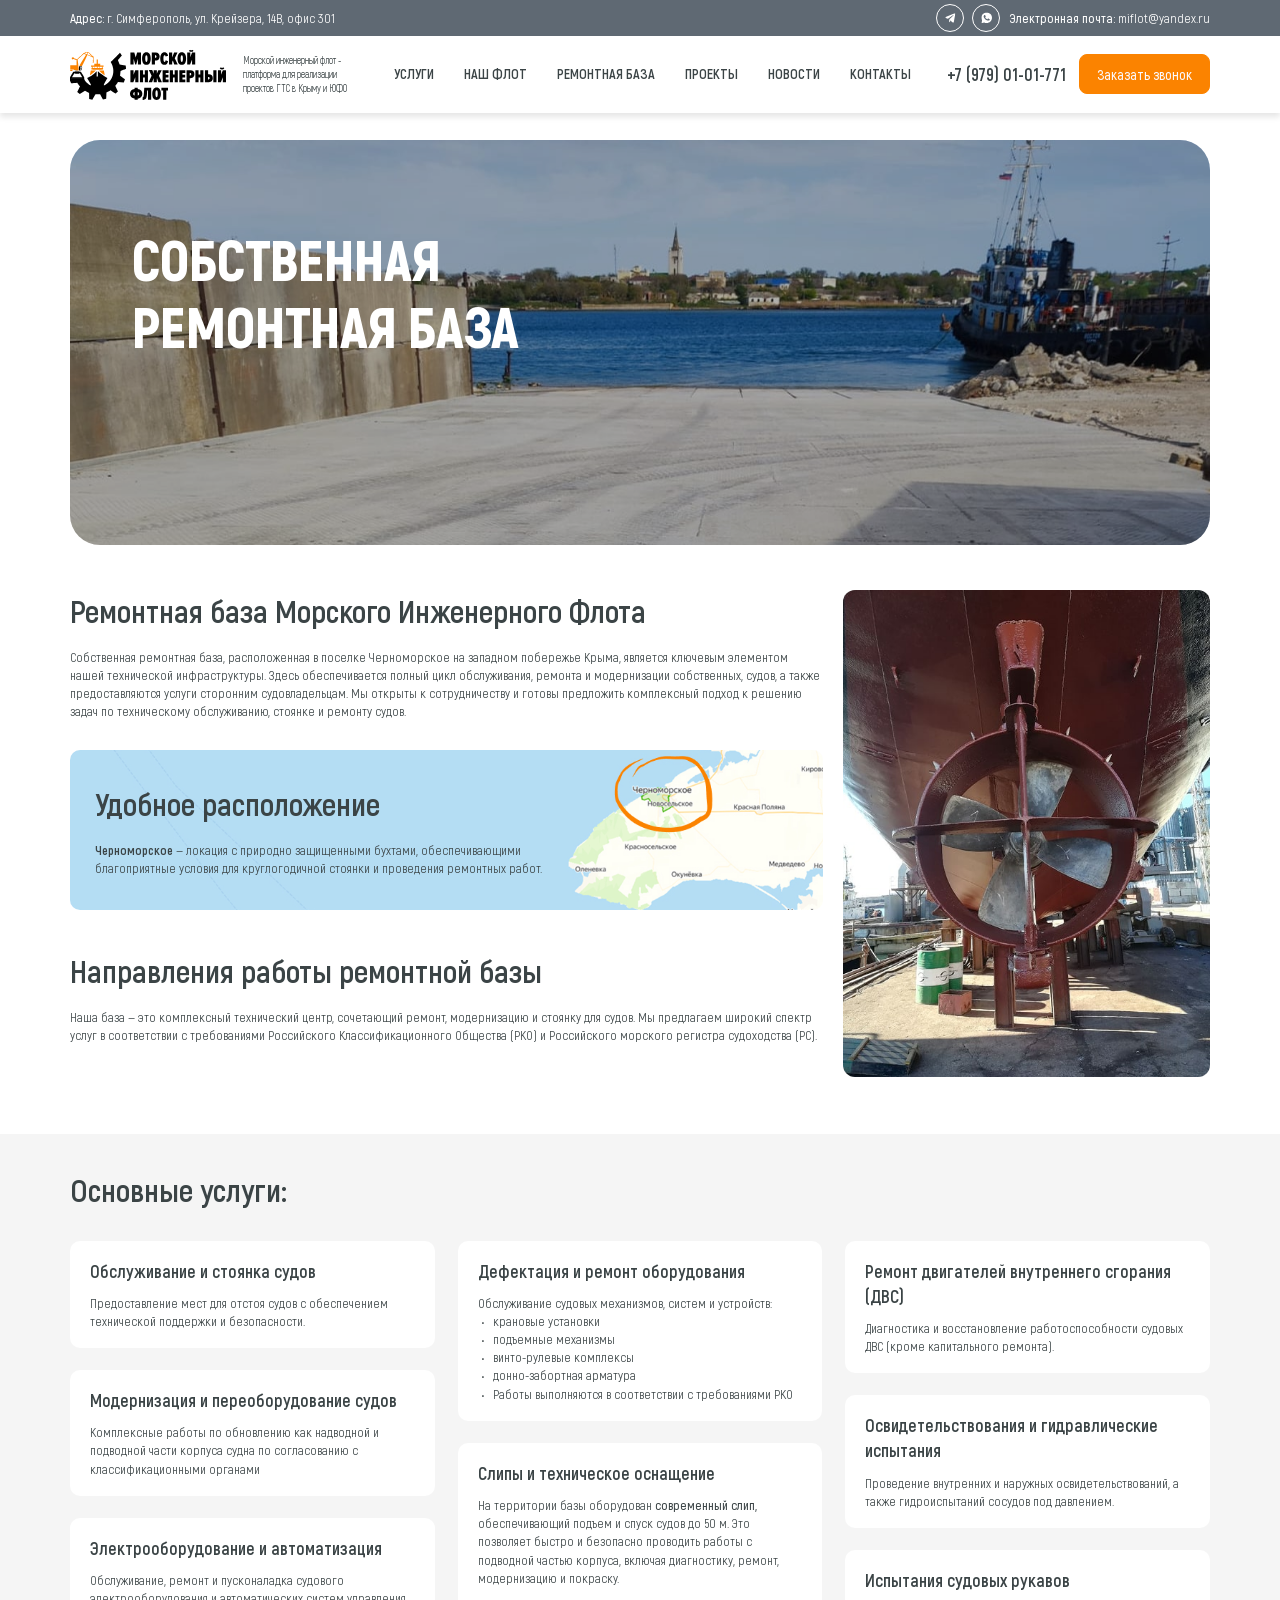
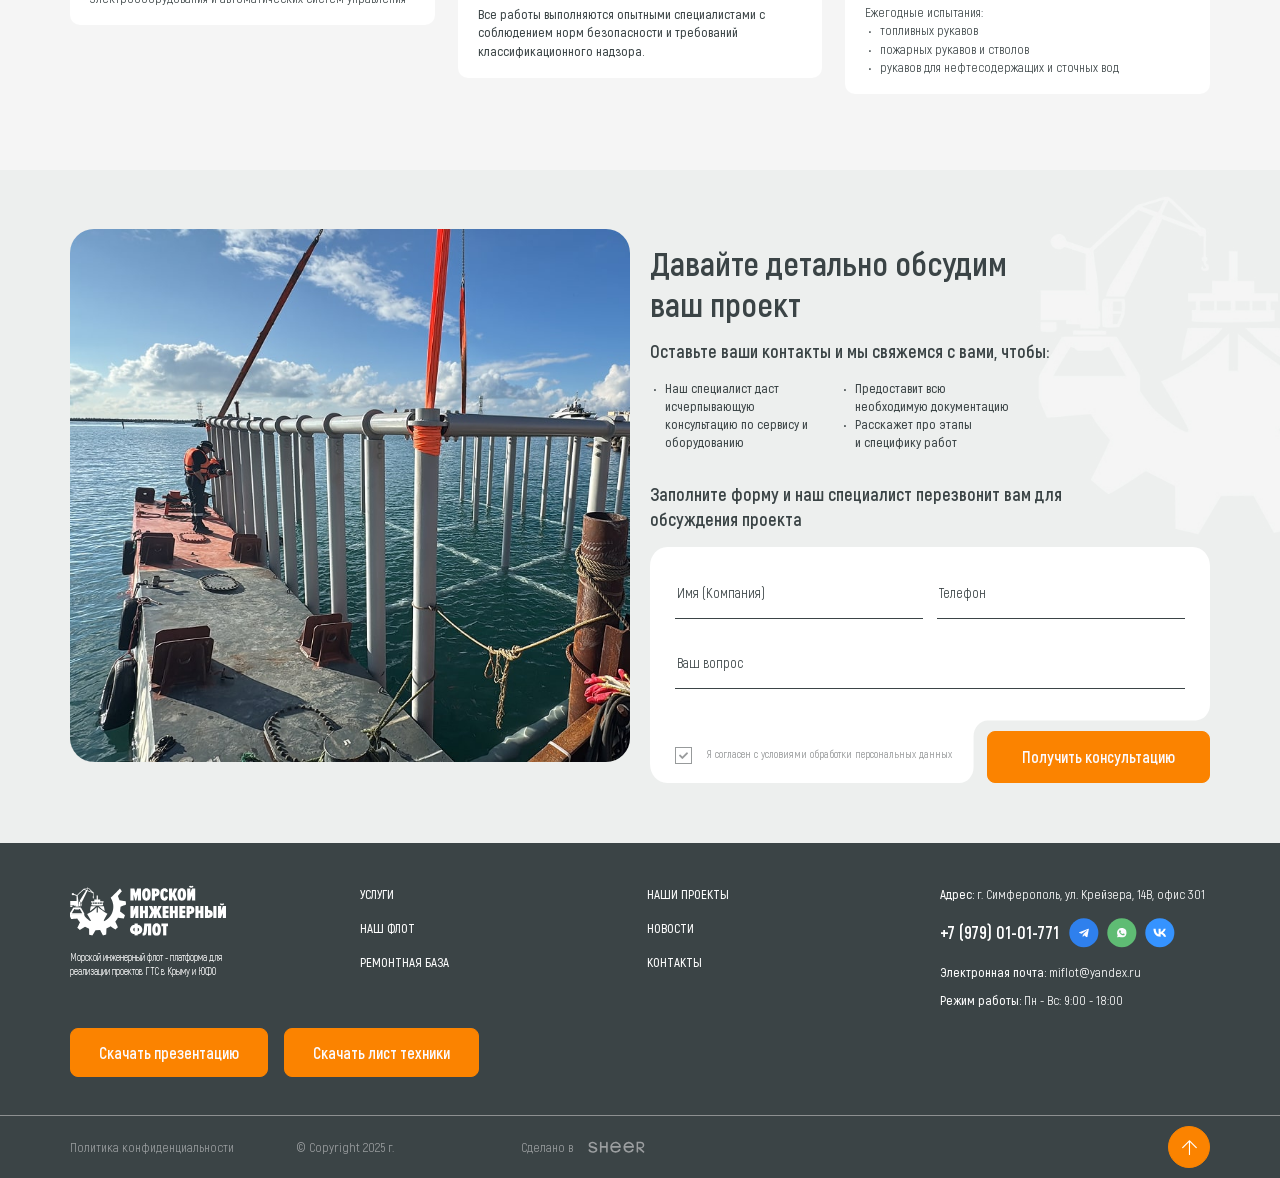
<file: repair-base.html>
<!DOCTYPE html>
<!--[if lt IE 7]><html lang="ru" class="lt-ie9 lt-ie8 lt-ie7"><![endif]-->
<!--[if IE 7]><html lang="ru" class="lt-ie9 lt-ie8"><![endif]-->
<!--[if IE 8]><html lang="ru" class="lt-ie9"><![endif]-->
<!--[if gt IE 8]><!-->
<html lang="ru">
<!--<![endif]-->
<head>
	<meta charset="utf-8" />
	<title>Заголовок</title>
	<meta http-equiv="X-UA-Compatible" content="IE=edge" />
	<meta name="viewport" content="width=device-width, initial-scale=1, maximum-scale=1">
	<meta name="format-detection" content="telephone=no" />
	<link rel="shortcut icon" href="favicon.png" />
	<link rel="stylesheet" href="libs/bootstrap/bootstrap-grid.css" />
	<link rel="stylesheet" href="libs/fontawesome-free-5.12.0-web/css/all.min.css" />
	<link rel="stylesheet" href="libs/fancybox-master/dist/jquery.fancybox.min.css" />
	<link rel="stylesheet" href="libs/slick-1.5.9/slick/slick.css" />
	<link rel="stylesheet" href="css/fonts.css" />
	<link rel="stylesheet" href="css/main.css?ver=1.3" />
	<link rel="stylesheet" href="css/media.css?ver=1.3" />
</head>
<body>

	<div class="wrapper wrapper_page"> 

		<header class="header default"> 
			<div class="header__top"> 
				<div class="container">
					<div class="header__wrapper">
						<div class="header__location"><strong>Адрес:</strong> г. Симферополь, ул. Крейзера, 14В, офис 301</div>
						<div class="header__contacts">
							<ul class="socials-list">
								<li><a href="#" target="_blank" class="socials-list_tg"><img src="img/tg.svg" alt="alt"></a></li>
								<li><a href="#" target="_blank" class="socials-list_wp"><img src="img/wp.svg" alt="alt"></a></li>
							</ul>
							<p><strong>Электронная почта:</strong> <a href="mailto:miflot@yandex.ru">miflot@yandex.ru</a></p>
						</div>
					</div>
				</div>
			</div>
			<div class="header__bottom">
				<div class="container">
					<div class="header__wrapper">
						<span class='sandwich'>
							<span class='sw-topper'></span>
							<span class='sw-bottom'></span>
							<span class='sw-footer'></span>
						</span>
						<div class="logo-wrap">
							<a href="#" class="logo">
								<img src="img/logo.svg" alt="alt">
							</a>
							<div class="logo-descr">Морской инженерный флот - платформа для реализации проектов ГТС в Крыму и ЮФО</div>
						</div>
						<ul class="menu">
							<li><a href="#">УСЛУГИ</a></li>
							<li><a href="#">НАШ ФЛОТ</a></li>
							<li><a href="#">РЕМОНТНАЯ БАЗА</a></li>
							<li><a href="#">ПРОЕКТЫ</a></li>
							<li><a href="#">НОВОСТИ</a></li>
							<li><a href="#">КОНТАКТЫ</a></li>
						</ul>
						<div class="header__contacts">
							<a href="tel:+79790101771" class="phone-main">+7 (979) 01-01-771 </a>
							<a href="#callback" class="btn-main fancybox">Заказать звонок</a>
						</div>
						<a href="tel:+79790101771" class="phone-mob"><i class="fas fa-phone-alt"></i></a>
					</div>
				</div>
			</div>
			<div class="menu-mobile">
				<ul class="menu">
					<li><a href="#">УСЛУГИ</a></li>
					<li><a href="#">НАШ ФЛОТ</a></li>
					<li><a href="#">РЕМОНТНАЯ БАЗА</a></li>
					<li><a href="#">ПРОЕКТЫ</a></li>
					<li><a href="#">НОВОСТИ</a></li>
					<li><a href="#">КОНТАКТЫ</a></li>
				</ul>
				<div class="header__contacts">
					<a href="tel:+79790101771" class="phone-main">+7 (979) 01-01-771 </a>
					<a href="#callback" class="btn-main fancybox">Заказать звонок</a>
				</div>
			</div>
			<div class="menu-overlay"></div>
		</header>

		<section class="billbord-page">
			<div class="container">
				<div class="billbord-page__content">
					<h1 class="title-big">собственная <br>ремонтная база</h1>
					<div class="billbord-page__image">
						<img src="img/billbord_repair.jpg" alt="alt">
					</div>
				</div>
			</div>
		</section>

		<section class="about-base">
			<div class="container">
				<div class="row">
					<div class="col-lg-8">
						<h2 class="title-section">Ремонтная база Морского Инженерного Флота</h2>
						<p>Собственная ремонтная база, расположенная в поселке Черноморское на западном побережье Крыма, является ключевым элементом нашей технической инфраструктуры. Здесь обеспечивается полный цикл обслуживания, ремонта и модернизации собственных, судов, а также предоставляются услуги сторонним судовладельцам. Мы открыты к сотрудничеству и готовы предложить комплексный подход к решению задач по техническому обслуживанию, стоянке и ремонту судов.</p>
						<div class="location-base">
							<div class="location-base__content">
								<h2 class="title-section">Удобное расположение</h2>
								<p><strong>Черноморское</strong> — локация с природно защищенными бухтами, обеспечивающими благоприятные условия для круглогодичной стоянки и проведения ремонтных работ.</p>
							</div>
						</div>
						<h2 class="title-section">Направления работы ремонтной базы</h2>
						<p>Наша база — это комплексный технический центр, сочетающий ремонт, модернизацию и стоянку для судов. Мы предлагаем широкий спектр услуг в соответствии с требованиями Российского Классификационного Общества (РКО) и Российского морского регистра судоходства (РС).</p>
					</div>
					<div class="col-lg-4">
						<div class="about-base__image">
							<img src="img/about_base.jpg" alt="alt">
						</div>
					</div>
				</div>
			</div>
		</section>

		<section class="services-base">
			<div class="container">
				<h2 class="title-section">Основные услуги:</h2>
				<div class="wrap-base">
					<div class="item-base">
						<div class="title-middle">Обслуживание и стоянка судов</div>
						<p>Предоставление мест для отстоя судов с обеспечением технической поддержки и безопасности.</p>
					</div>
					<div class="item-base">
						<div class="title-middle">Модернизация и переоборудование судов</div>
						<p>Комплексные работы по обновлению как надводной и подводной части корпуса судна по согласованию с классификационными органами</p>
					</div>
					<div class="item-base">
						<div class="title-middle">Электрооборудование и автоматизация</div>
						<p>Обслуживание, ремонт и пусконаладка судового электрооборудования и автоматических систем управления</p>
					</div>
					<div class="item-base">
						<div class="title-middle">Дефектация и ремонт оборудования</div>
						<p>Обслуживание судовых механизмов, систем и устройств:</p>
						<ul>
							<li>крановые установки</li>
							<li>подъемные механизмы</li>
							<li>винто-рулевые комплексы</li>
							<li>донно-забортная арматура</li>
							<li>Работы выполняются в соответствии с требованиями РКО</li>
						</ul>
					</div>
					<div class="item-base">
						<div class="title-middle">Слипы и техническое оснащение</div>
						<p>На территории базы оборудован <strong>современный слип,</strong> обеспечивающий подъем и спуск судов до 50 м. Это позволяет быстро и безопасно проводить работы с подводной частью корпуса, включая диагностику, ремонт, модернизацию и покраску.</p>
						<br>
						<p><strong>Все работы выполняются опытными специалистами с соблюдением норм безопасности и требований классификационного надзора.</strong></p>
					</div>
					<div class="item-base">
						<div class="title-middle">Ремонт двигателей внутреннего сгорания (ДВС)</div>
						<p>Диагностика и восстановление работоспособности судовых ДВС (кроме капитального ремонта).</p>
					</div>
					<div class="item-base">
						<div class="title-middle">Освидетельствования и гидравлические испытания</div>
						<p>Проведение внутренних и наружных освидетельствований, а также гидроиспытаний сосудов под давлением.</p>
					</div>
					<div class="item-base">
						<div class="title-middle">Испытания судовых рукавов</div>
						<p>Ежегодные испытания:</p>
						<ul>
							<li>топливных рукавов</li>
							<li>пожарных рукавов и стволов</li>
							<li>рукавов для нефтесодержащих и сточных вод</li>
						</ul>
					</div>
				</div>
			</div>
		</section>

		<section class="consultation" id="sect-consult">
			<div class="container">
				<div class="row">
					<div class="col-lg-6">
						<div class="consultation__image">
							<img src="img/consultation.jpg" alt="alt">
						</div>
					</div>
					<div class="col-lg-6">
						<h2 class="title-section">Давайте детально обсудим ваш проект</h2>
						<div class="title-middle">Оставьте ваши контакты и мы свяжемся с вами, чтобы:</div>
						<div class="consultation__text">
							<ul>
								<li>Наш специалист даст исчерпывающую консультацию по сервису и оборудованию</li>
								<li>Предоставит всю необходимую документацию</li>
								<li>Расскажет про этапы <br>и специфику работ</li>
							</ul>
						</div>
						<div class="title-middle">Заполните форму и наш специалист перезвонит вам для обсуждения проекта</div>
						<div class="form-consultation">
							<form>
								<div class="row">
									<div class="col-md-6">
										<div class="item-form">
											<input type="text" placeholder="Имя (Компания)" required>
										</div>
									</div>
									<div class="col-md-6">
										<div class="item-form">
											<input type="tel" placeholder="Телефон" class="input-phone" inputmode="numeric" required>
										</div>
									</div>
									<div class="col-12">
										<div class="item-form">
											<input type="text" placeholder="Ваш вопрос" required>
										</div>
									</div>
								</div>
								<div class="form-consultation__bottom">
									<div class="checkbox">
										<label>
											<input type="checkbox" required="required" checked="checked" />
											<span>Я согласен с условиями обработки персональных данных</span>
										</label>
									</div>
									<input type="submit" class="btn-main" value="Получить консультацию">
								</div>
							</form>
						</div>
					</div>
				</div>
			</div>
		</section>

		<footer class="footer">
			<div class="container">
				<div class="row">
					<div class="col-lg-3">
						<div class="logo-wrap">
							<a href="#" class="logo">
								<img src="img/logo2.svg" alt="alt">
							</a>
							<div class="logo-descr">Морской инженерный флот - платформа для реализации проектов ГТС в Крыму и ЮФО</div>
						</div>
					</div>
					<div class="col-lg-6">
						<ul class="footer__menu">
							<li><a href="#">Услуги</a></li>
							<li><a href="#">Наш флот</a></li>
							<li><a href="#">Ремонтная база</a></li>
							<li><a href="#">Наши проекты</a></li>
							<li><a href="#">Новости</a></li>
							<li><a href="#">Контакты</a></li>
						</ul>
					</div>
					<div class="col-lg-3">
						<div class="footer__contacts">
							<p><strong>Адрес:</strong> г. Симферополь, ул. Крейзера, 14В, офис 301</p>
							<div class="contacts-line">
								<a href="tel:+79790101771" class="phone-main">+7 (979) 01-01-771 </a>
								<ul class="socials-main">
									<li><a href="#" target="_blank"><img src="img/ic_tg.svg" alt="alt"></a></li>
									<li><a href="#" target="_blank"><img src="img/ic_wp.svg" alt="alt"></a></li>
									<li><a href="#" target="_blank"><img src="img/ic_vk.svg" alt="alt"></a></li>
								</ul>
							</div>
							<p><strong>Электронная почта:</strong> <a href="mailto:miflot@yandex.ru">miflot@yandex.ru</a></p>
							<p><strong>Режим работы:</strong> Пн - Вс: 9:00 - 18:00</p>
						</div>
					</div>
				</div>
				<div class="footer__buttons">
					<a href="#" class="btn-main">Скачать презентацию</a>
					<a href="#" class="btn-main">Скачать лист техники</a>
				</div>
			</div>
			<div class="footer-bottom">
				<div class="container">
					<div class="row align-items-center">
						<div class="col-lg">
							<a href="#">Политика конфиденциальности </a>
						</div>
						<div class="col-lg">
							<div class="copyright">© Copyright  2025 г.</div>
						</div>
						<div class="col-lg">
							<div class="create">Сделано в <a href="#"><img src="img/sheer.svg" alt="alt"></a></div>
						</div>
						<div class="col-lg-5">
							<a href="#" class="btn-top"><i class="fal fa-arrow-up"></i></a>
						</div>
					</div>
				</div>
			</div>
		</footer>
		
	</div>

	<div id="callback" class="modal-block">
		<div class="modal-wrap">
			<div class="title-form">Заказать звонок</div>
			<div class="descr-form">Заполните форму и мы перезвоним вам <br>в течение 30 минут</div>
			<form>
				<div class="item-form">
					<input type="text" placeholder="Имя (Компания)" required>
				</div>
				<div class="item-form">
					<input type="tel" placeholder="Телефон" class="input-phone" inputmode="numeric" required>
				</div>
				<input type="submit" class="btn-main" value="Отправить">
				<div class="checkbox">
					<label>
						<input type="checkbox" required="required" checked="checked" />
						<span>Я согласен с условиями обработки персональных данных</span>
					</label>
				</div>
			</form>
		</div>
	</div>

	<!--[if lt IE 9]>
	<script src="libs/html5shiv/es5-shim.min.js"></script>
	<script src="libs/html5shiv/html5shiv.min.js"></script>
	<script src="libs/html5shiv/html5shiv-printshiv.min.js"></script>
	<script src="libs/respond/respond.min.js"></script>
	<![endif]-->
	<script src="libs/jquery/jquery-3.6.0.min.js"></script>
	<script src="libs/fancybox-master/dist/jquery.fancybox.min.js"></script>
	<script src="libs/jquery-spincrement/jquery.spincrement.min.js"></script>
	<script src="libs/slick-1.5.9/slick/slick.min.js"></script>
	<script src="libs/mask/jquery.maskedinput.js"></script>
	<script src="js/common.js?ver=1.3"></script>
	<!-- Yandex.Metrika counter --><!-- /Yandex.Metrika counter -->
	<!-- Google Analytics counter --><!-- /Google Analytics counter -->
</body>
</html>
</file>
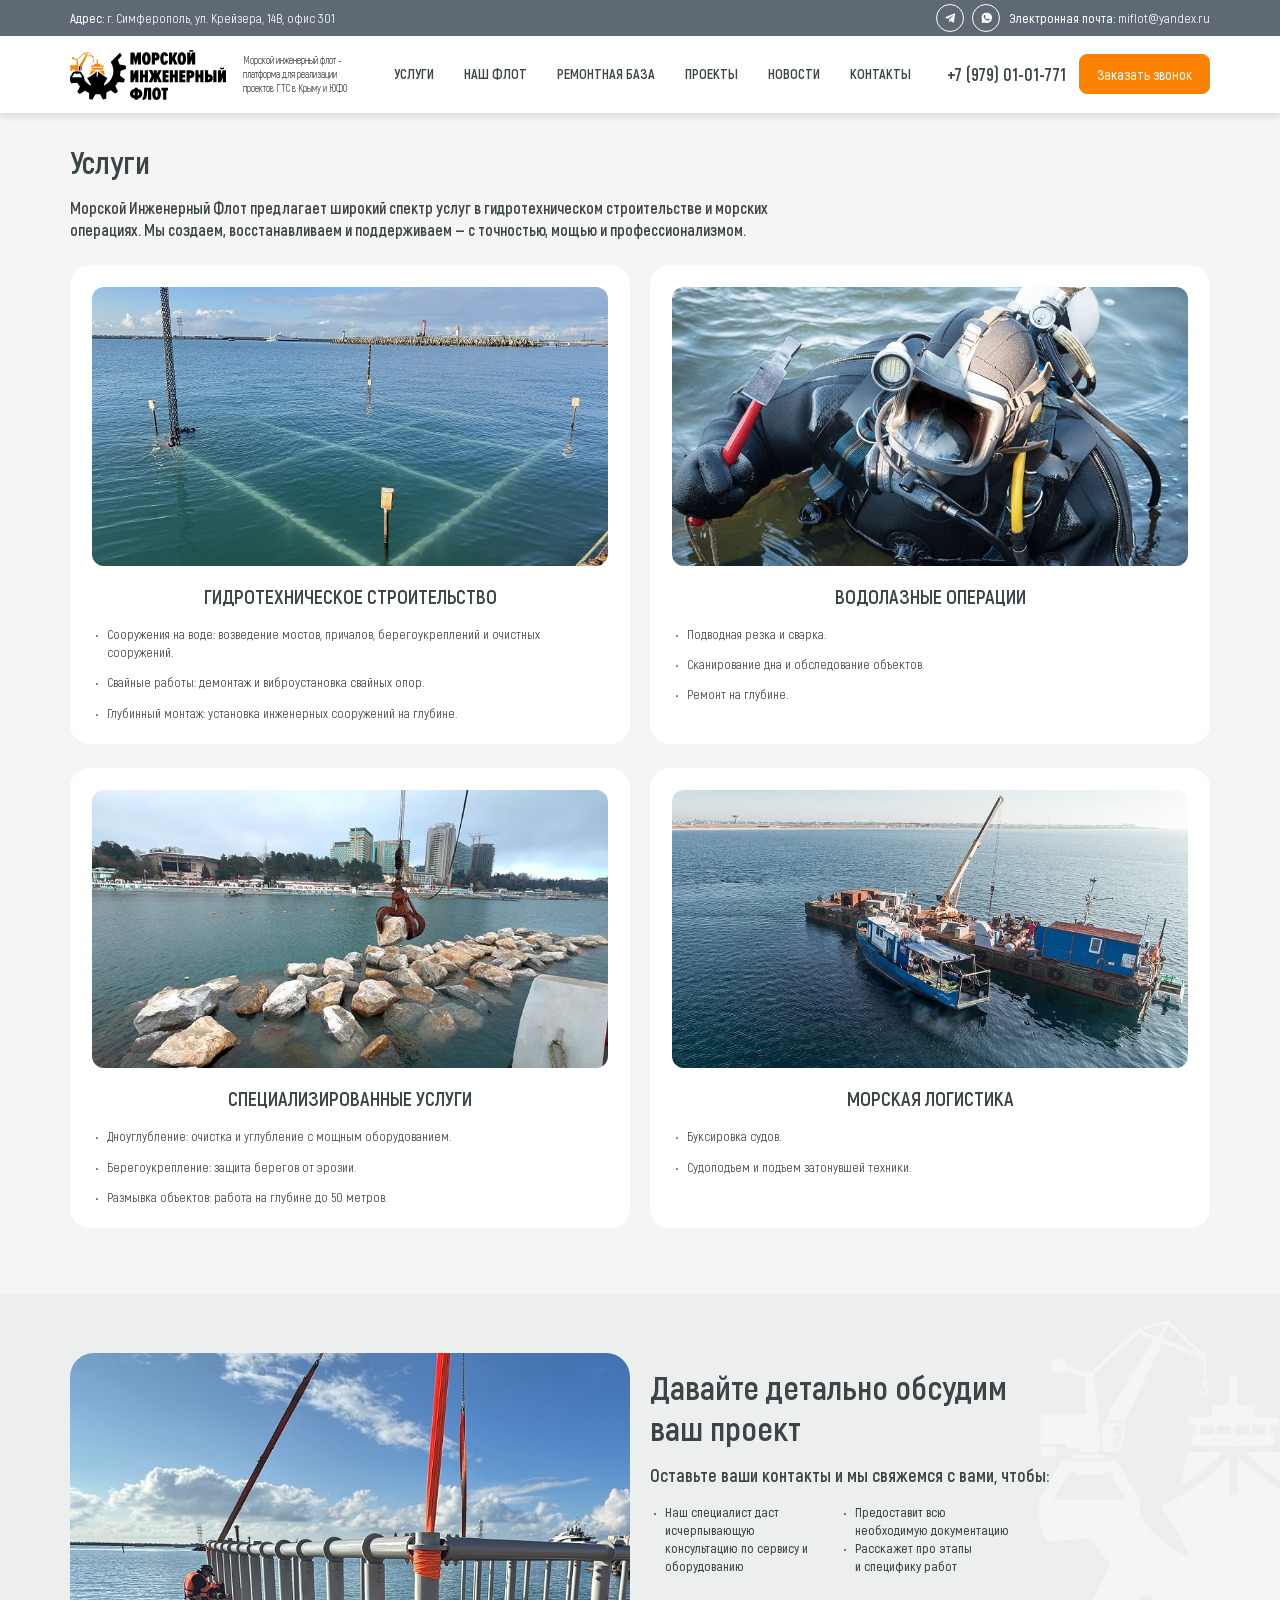
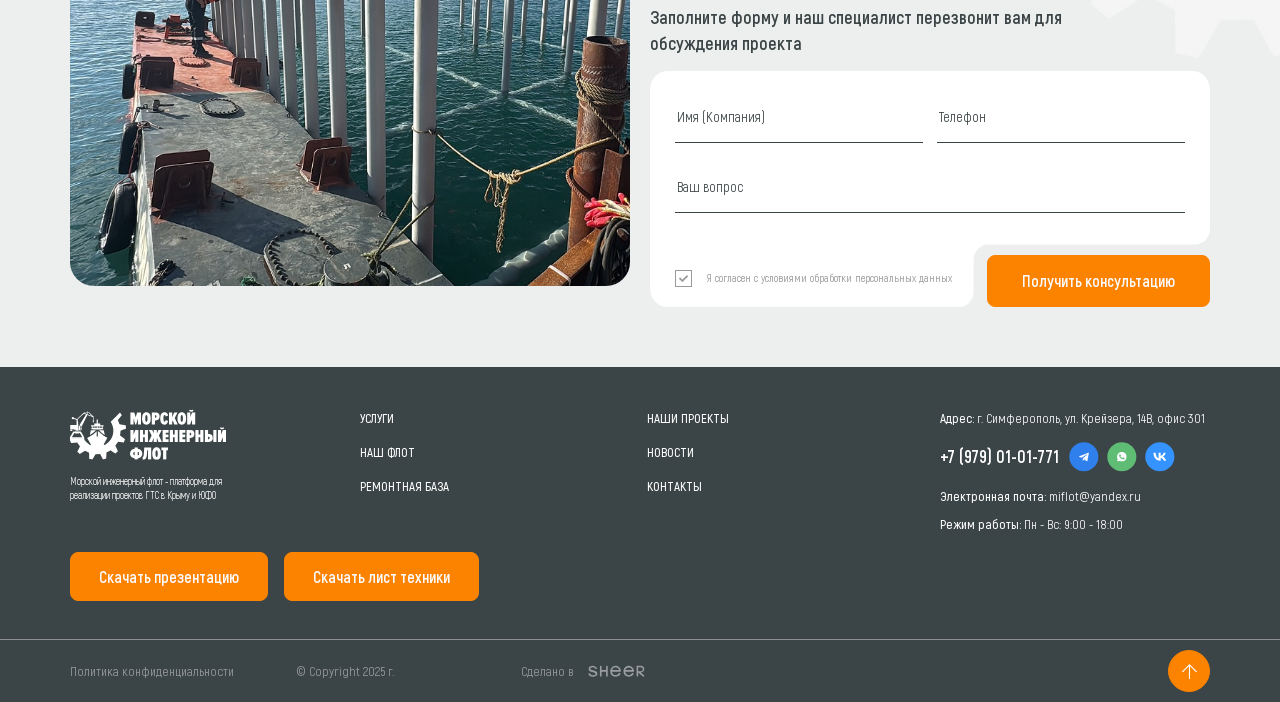
<file: services.html>
<!DOCTYPE html>
<!--[if lt IE 7]><html lang="ru" class="lt-ie9 lt-ie8 lt-ie7"><![endif]-->
<!--[if IE 7]><html lang="ru" class="lt-ie9 lt-ie8"><![endif]-->
<!--[if IE 8]><html lang="ru" class="lt-ie9"><![endif]-->
<!--[if gt IE 8]><!-->
<html lang="ru">
<!--<![endif]-->
<head>
	<meta charset="utf-8" />
	<title>Заголовок</title>
	<meta http-equiv="X-UA-Compatible" content="IE=edge" />
	<meta name="viewport" content="width=device-width, initial-scale=1, maximum-scale=1">
	<meta name="format-detection" content="telephone=no" />
	<link rel="shortcut icon" href="favicon.png" />
	<link rel="stylesheet" href="libs/bootstrap/bootstrap-grid.css" />
	<link rel="stylesheet" href="libs/fontawesome-free-5.12.0-web/css/all.min.css" />
	<link rel="stylesheet" href="libs/fancybox-master/dist/jquery.fancybox.min.css" />
	<link rel="stylesheet" href="libs/slick-1.5.9/slick/slick.css" />
	<link rel="stylesheet" href="css/fonts.css" />
	<link rel="stylesheet" href="css/main.css?ver=1.3" />
	<link rel="stylesheet" href="css/media.css?ver=1.3" />
</head>
<body>

	<div class="wrapper wrapper_page"> 

		<header class="header default"> 
			<div class="header__top"> 
				<div class="container">
					<div class="header__wrapper">
						<div class="header__location"><strong>Адрес:</strong> г. Симферополь, ул. Крейзера, 14В, офис 301</div>
						<div class="header__contacts">
							<ul class="socials-list">
								<li><a href="#" target="_blank" class="socials-list_tg"><img src="img/tg.svg" alt="alt"></a></li>
								<li><a href="#" target="_blank" class="socials-list_wp"><img src="img/wp.svg" alt="alt"></a></li>
							</ul>
							<p><strong>Электронная почта:</strong> <a href="mailto:miflot@yandex.ru">miflot@yandex.ru</a></p>
						</div>
					</div>
				</div>
			</div>
			<div class="header__bottom">
				<div class="container">
					<div class="header__wrapper">
						<span class='sandwich'>
							<span class='sw-topper'></span>
							<span class='sw-bottom'></span>
							<span class='sw-footer'></span>
						</span>
						<div class="logo-wrap">
							<a href="#" class="logo">
								<img src="img/logo.svg" alt="alt">
							</a>
							<div class="logo-descr">Морской инженерный флот - платформа для реализации проектов ГТС в Крыму и ЮФО</div>
						</div>
						<ul class="menu">
							<li><a href="#">УСЛУГИ</a></li>
							<li><a href="#">НАШ ФЛОТ</a></li>
							<li><a href="#">РЕМОНТНАЯ БАЗА</a></li>
							<li><a href="#">ПРОЕКТЫ</a></li>
							<li><a href="#">НОВОСТИ</a></li>
							<li><a href="#">КОНТАКТЫ</a></li>
						</ul>
						<div class="header__contacts">
							<a href="tel:+79790101771" class="phone-main">+7 (979) 01-01-771 </a>
							<a href="#callback" class="btn-main fancybox">Заказать звонок</a>
						</div>
						<a href="tel:+79790101771" class="phone-mob"><i class="fas fa-phone-alt"></i></a>
					</div>
				</div>
			</div>
			<div class="menu-mobile">
				<ul class="menu">
					<li><a href="#">УСЛУГИ</a></li>
					<li><a href="#">НАШ ФЛОТ</a></li>
					<li><a href="#">РЕМОНТНАЯ БАЗА</a></li>
					<li><a href="#">ПРОЕКТЫ</a></li>
					<li><a href="#">НОВОСТИ</a></li>
					<li><a href="#">КОНТАКТЫ</a></li>
				</ul>
				<div class="header__contacts">
					<a href="tel:+79790101771" class="phone-main">+7 (979) 01-01-771 </a>
					<a href="#callback" class="btn-main fancybox">Заказать звонок</a>
				</div>
			</div>
			<div class="menu-overlay"></div>
		</header>

		<section class="page-services">
			<div class="container">
				<h1 class="title-section">Услуги</h1>
				<div class="descr-section">Морской Инженерный Флот предлагает широкий спектр услуг в гидротехническом строительстве и морских операциях. Мы создаем, восстанавливаем и поддерживаем — с точностью, мощью и профессионализмом.</div>
				<div class="row row_page">
					<div class="col-lg-6">
						<div class="item-service">
							<div class="item-service__wrap">
								<div class="item-service__image">
									<img src="img/service1.jpg" alt="alt">
								</div>
							</div>
							<div class="item-service__title">Гидротехническое строительство</div>
							<ul>
								<li>Сооружения на воде: возведение мостов, причалов, берегоукреплений и очистных сооружений.</li>
								<li>Свайные работы: демонтаж и виброустановка свайных опор.</li>
								<li>Глубинный монтаж: установка инженерных сооружений на глубине.</li>
							</ul>
						</div>
					</div>
					<div class="col-lg-6">
						<div class="item-service">
							<div class="item-service__wrap">
								<div class="item-service__image">
									<img src="img/service2.jpg" alt="alt">
								</div>
							</div>
							<div class="item-service__title">Водолазные операции</div>
							<ul>
								<li>Подводная резка и сварка.</li>
								<li>Сканирование дна и обследование объектов.</li>
								<li>Ремонт на глубине.</li>
							</ul>
						</div>
					</div>
					<div class="col-lg-6">
						<div class="item-service">
							<div class="item-service__wrap">
								<div class="item-service__image">
									<img src="img/service3.jpg" alt="alt">
								</div>
							</div>
							<div class="item-service__title">Специализированные услуги</div>
							<ul>
								<li>Дноуглубление: очистка и углубление с мощным оборудованием.</li>
								<li>Берегоукрепление: защита берегов от эрозии.</li>
								<li>Размывка объектов: работа на глубине до 50 метров.</li>
							</ul>
						</div>
					</div>
					<div class="col-lg-6">
						<div class="item-service">
							<div class="item-service__wrap">
								<div class="item-service__image">
									<img src="img/service4.jpg" alt="alt">
								</div>
							</div>
							<div class="item-service__title">Морская логистика</div>
							<ul>
								<li>Буксировка судов.</li>
								<li>Судоподъем и подъем затонувшей техники.</li>
							</ul>
						</div>
					</div>
				</div>
			</div>
		</section>

		<section class="consultation" id="sect-consult">
			<div class="container">
				<div class="row">
					<div class="col-lg-6">
						<div class="consultation__image">
							<img src="img/consultation.jpg" alt="alt">
						</div>
					</div>
					<div class="col-lg-6">
						<h2 class="title-section">Давайте детально обсудим ваш проект</h2>
						<div class="title-middle">Оставьте ваши контакты и мы свяжемся с вами, чтобы:</div>
						<div class="consultation__text">
							<ul>
								<li>Наш специалист даст исчерпывающую консультацию по сервису и оборудованию</li>
								<li>Предоставит всю необходимую документацию</li>
								<li>Расскажет про этапы <br>и специфику работ</li>
							</ul>
						</div>
						<div class="title-middle">Заполните форму и наш специалист перезвонит вам для обсуждения проекта</div>
						<div class="form-consultation">
							<form>
								<div class="row">
									<div class="col-md-6">
										<div class="item-form">
											<input type="text" placeholder="Имя (Компания)" required>
										</div>
									</div>
									<div class="col-md-6">
										<div class="item-form">
											<input type="tel" placeholder="Телефон" class="input-phone" inputmode="numeric" required>
										</div>
									</div>
									<div class="col-12">
										<div class="item-form">
											<input type="text" placeholder="Ваш вопрос" required>
										</div>
									</div>
								</div>
								<div class="form-consultation__bottom">
									<div class="checkbox">
										<label>
											<input type="checkbox" required="required" checked="checked" />
											<span>Я согласен с условиями обработки персональных данных</span>
										</label>
									</div>
									<input type="submit" class="btn-main" value="Получить консультацию">
								</div>
							</form>
						</div>
					</div>
				</div>
			</div>
		</section>

		<footer class="footer">
			<div class="container">
				<div class="row">
					<div class="col-lg-3">
						<div class="logo-wrap">
							<a href="#" class="logo">
								<img src="img/logo2.svg" alt="alt">
							</a>
							<div class="logo-descr">Морской инженерный флот - платформа для реализации проектов ГТС в Крыму и ЮФО</div>
						</div>
					</div>
					<div class="col-lg-6">
						<ul class="footer__menu">
							<li><a href="#">Услуги</a></li>
							<li><a href="#">Наш флот</a></li>
							<li><a href="#">Ремонтная база</a></li>
							<li><a href="#">Наши проекты</a></li>
							<li><a href="#">Новости</a></li>
							<li><a href="#">Контакты</a></li>
						</ul>
					</div>
					<div class="col-lg-3">
						<div class="footer__contacts">
							<p><strong>Адрес:</strong> г. Симферополь, ул. Крейзера, 14В, офис 301</p>
							<div class="contacts-line">
								<a href="tel:+79790101771" class="phone-main">+7 (979) 01-01-771 </a>
								<ul class="socials-main">
									<li><a href="#" target="_blank"><img src="img/ic_tg.svg" alt="alt"></a></li>
									<li><a href="#" target="_blank"><img src="img/ic_wp.svg" alt="alt"></a></li>
									<li><a href="#" target="_blank"><img src="img/ic_vk.svg" alt="alt"></a></li>
								</ul>
							</div>
							<p><strong>Электронная почта:</strong> <a href="mailto:miflot@yandex.ru">miflot@yandex.ru</a></p>
							<p><strong>Режим работы:</strong> Пн - Вс: 9:00 - 18:00</p>
						</div>
					</div>
				</div>
				<div class="footer__buttons">
					<a href="#" class="btn-main">Скачать презентацию</a>
					<a href="#" class="btn-main">Скачать лист техники</a>
				</div>
			</div>
			<div class="footer-bottom">
				<div class="container">
					<div class="row align-items-center">
						<div class="col-lg">
							<a href="#">Политика конфиденциальности </a>
						</div>
						<div class="col-lg">
							<div class="copyright">© Copyright  2025 г.</div>
						</div>
						<div class="col-lg">
							<div class="create">Сделано в <a href="#"><img src="img/sheer.svg" alt="alt"></a></div>
						</div>
						<div class="col-lg-5">
							<a href="#" class="btn-top"><i class="fal fa-arrow-up"></i></a>
						</div>
					</div>
				</div>
			</div>
		</footer>
		
	</div>

	<div id="callback" class="modal-block">
		<div class="modal-wrap">
			<div class="title-form">Заказать звонок</div>
			<div class="descr-form">Заполните форму и мы перезвоним вам <br>в течение 30 минут</div>
			<form>
				<div class="item-form">
					<input type="text" placeholder="Имя (Компания)" required>
				</div>
				<div class="item-form">
					<input type="tel" placeholder="Телефон" class="input-phone" inputmode="numeric" required>
				</div>
				<input type="submit" class="btn-main" value="Отправить">
				<div class="checkbox">
					<label>
						<input type="checkbox" required="required" checked="checked" />
						<span>Я согласен с условиями обработки персональных данных</span>
					</label>
				</div>
			</form>
		</div>
	</div>

	<!--[if lt IE 9]>
	<script src="libs/html5shiv/es5-shim.min.js"></script>
	<script src="libs/html5shiv/html5shiv.min.js"></script>
	<script src="libs/html5shiv/html5shiv-printshiv.min.js"></script>
	<script src="libs/respond/respond.min.js"></script>
	<![endif]-->
	<script src="libs/jquery/jquery-3.6.0.min.js"></script>
	<script src="libs/fancybox-master/dist/jquery.fancybox.min.js"></script>
	<script src="libs/jquery-spincrement/jquery.spincrement.min.js"></script>
	<script src="libs/slick-1.5.9/slick/slick.min.js"></script>
	<script src="libs/mask/jquery.maskedinput.js"></script>
	<script src="js/common.js?ver=1.3"></script>
	<!-- Yandex.Metrika counter --><!-- /Yandex.Metrika counter -->
	<!-- Google Analytics counter --><!-- /Google Analytics counter -->
</body>
</html>
</file>
<file: css/fonts.css>
@font-face {
	font-family: 'Akrobat';
	src: url('../fonts/Akrobat-Light.eot');
	src: url('../fonts/Akrobat-Light.eot?#iefix') format('embedded-opentype'),
		url('../fonts/Akrobat-Light.woff') format('woff'),
		url('../fonts/Akrobat-Light.ttf') format('truetype');
	font-weight: 100;
	font-style: normal;
}

@font-face {
	font-family: 'Akrobat';
	src: url('../fonts/Akrobat-Regular.eot');
	src: url('../fonts/Akrobat-Regular.eot?#iefix') format('embedded-opentype'),
		url('../fonts/Akrobat-Regular.woff') format('woff'),
		url('../fonts/Akrobat-Regular.ttf') format('truetype');
	font-weight: normal;
	font-style: normal;
}

@font-face {
	font-family: 'Akrobat';
	src: url('../fonts/Akrobat-SemiBold.eot');
	src: url('../fonts/Akrobat-SemiBold.eot?#iefix') format('embedded-opentype'),
		url('../fonts/Akrobat-SemiBold.woff') format('woff'),
		url('../fonts/Akrobat-SemiBold.ttf') format('truetype');
	font-weight: 600;
	font-style: normal;
}

@font-face {
	font-family: 'Akrobat';
	src: url('../fonts/Akrobat-Bold.eot');
	src: url('../fonts/Akrobat-Bold.eot?#iefix') format('embedded-opentype'),
		url('../fonts/Akrobat-Bold.woff') format('woff'),
		url('../fonts/Akrobat-Bold.ttf') format('truetype');
	font-weight: 700;
	font-style: normal;
}

@font-face {
	font-family: 'Akrobat';
	src: url('../fonts/Akrobat-ExtraBold.eot');
	src: url('../fonts/Akrobat-ExtraBold.eot?#iefix') format('embedded-opentype'),
		url('../fonts/Akrobat-ExtraBold.woff') format('woff'),
		url('../fonts/Akrobat-ExtraBold.ttf') format('truetype');
	font-weight: 800;
	font-style: normal;
}

@font-face {
	font-family: 'Akrobat';
	src: url('../fonts/Akrobat-Black.eot');
	src: url('../fonts/Akrobat-Black.eot?#iefix') format('embedded-opentype'),
		url('../fonts/Akrobat-Black.woff') format('woff'),
		url('../fonts/Akrobat-Black.ttf') format('truetype');
	font-weight: 900;
	font-style: normal;
}
</file>
<file: css/main.css>
*::-webkit-input-placeholder {
	color: #3b4446;
	opacity: 1;
}
*:-moz-placeholder {
	color: #3b4446;
	opacity: 1;
}
*::-moz-placeholder {
	color: #3b4446;
	opacity: 1;
}
*:-ms-input-placeholder {
	color: #3b4446;
	opacity: 1;
}

body input:focus:required:invalid,
body textarea:focus:required:invalid {
	
}
body input:required:valid,
body textarea:required:valid {
	
}
body {
	font-family: 'Akrobat';
	font-size: 18px; 
	line-height: 140%; 
	color: #3b4446;
	overflow-x: hidden;
	margin: 0;
	background-color: #fff;
}
button {
	cursor: pointer;
}
button, input, optgroup, select, textarea {
	font-family: inherit;
}
input {
-webkit-appearance: none;
-moz-appearance: none;
appearance: none;
}
button,
textarea,
input.text,
input[type="text"],
input[type="button"],
input[type="submit"] {
  -webkit-appearance: none;
}
*:link, 
*:visited, 
*:hover, 
*:focus,
*:active {
	outline: 0;
	-webkit-tap-highlight-color: transparent;
}
a, button, input, img {
	transition: all 0.3s;
}
h1,h2,h3,h4,h5,h6 {
	padding: 0;
	margin: 0;
	font-weight: normal;
}
.wrapper {
	padding-top: 142px;
}
a {
	text-decoration: none;
	outline: none;
}
* {
	outline: none !important;
}
ul {
	padding: 0;
	margin: 0;
}
ul li {
	list-style-type: none;
	outline: none;
}
img {
	outline: none;
	display: block;
}
p {
	padding: 0;
	margin: 0;
}
form {
	margin: 0;
}

.header {
	position: fixed;
	top: 0;
	left: 0;
	width: 100%;
	z-index: 800;
	background: #fff;
}
.header__bottom {
	padding: 16px 0;
}
.header__wrapper {
	display: flex;
	align-items: center;
	justify-content: space-between;
}
.logo-wrap {
	gap: 26px;
	display: flex;
	align-items: center;
}
.logo img {
	width: 203px;
	height: auto;
}
.logo-descr {
	font-size: 14px;
	line-height: 140%;
	width: 160px;
}
.menu {
	gap: 8px;
	display: flex;
	align-items: center;
}
.menu a {
	padding: 16px 20px;
	font-size: 20px;
	border-bottom: 1px transparent solid;
	line-height: 140%;
	color: #3b4446;
	font-weight: 700;
	text-align: center;
	display: block;
}
.header__contacts {
	gap: 11px;
	display: flex;
	align-items: center;
}
.phone-main {
	font-size: 24px;
	line-height: 140%;
	color: #3b4446;
	font-weight: 700;
}
.header__contacts .btn-main {
	height: 44px;
	padding: 0 18px;
	font-size: 16px;
	font-weight: 600;
}
.header__top {
	font-size: 16px;
	padding: 6px 0;
	line-height: 140%;
	background: #5f6973;
	color: #fff;
	transition: all 0.3s;
}
.header.fixed .header__top {
	margin-top: -45px;
}
.header__top strong {
	font-weight: 600;
}
.header__contacts p a {
	color: #fff;
}
.socials-list {
	gap: 8px;
	display: flex;
	align-items: center;
}
.socials-list a {
	width: 32px;
	height: 32px;
	border: 1px solid #fff;
	border-radius: 50%;
	display: flex;
	align-items: center;
	justify-content: center;
}
.socials-list img {
	width: 12px;
}

.billbord {
	margin: 0 15px;
	background-image: url(../img/billbord.jpg);
	background-repeat: no-repeat;
	background-position: center;
	background-size: contain;
	position: relative;
	color: #fff;
}
.billbord__content {
	max-width: 605px;
	height: 38.54vw;
	display: flex;
	flex-direction: column;
	align-items: flex-start;
	justify-content: center;
}
.billbord__descr {
	bottom: 2.08vw;
	right: 9.9vw;
	font-size: 1.04vw;
	width: 26.56vw;
	line-height: 140%;
	color: #3b4446;
	font-weight: 700;
	position: absolute;
}
.title-big {
	font-size: 72px;
	margin-bottom: 10px;
	line-height: 120%;
	text-transform: uppercase;
	font-weight: 900;
}
.descr-big {
	font-size: 32px;
	line-height: 140%;
	font-weight: 700;
}
.btn-main {
	height: 62px;
	font-size: 20px;
	padding: 0 28px;
	border-radius: 8px;
	line-height: 140%;
	color: #fbfaff;
	font-weight: 700;
	border: 1px solid #fb8300;
	background: #fb8300;
	display: inline-flex;
	align-items: center;
	justify-content: center;
	text-align: center;
	cursor: pointer;
	transition: all 0.3s;
	font-family: 'Akrobat';
}
.billbord__content .btn-main {
	margin-top: 95px;
}

.title-main {
	font-size: 230px;
	white-space: nowrap;
	line-height: 130%;
	letter-spacing: 0.05em;
	text-align: center;
	font-weight: 900;
	background-image: url(../img/bg_main.jpg);
	background-size: cover;
	background-position: 50% 100%;
	color: transparent;
	-webkit-background-clip: text;
	background-clip: text;
	background-attachment: fixed;
}

.categories {
	padding: 70px 0;
	background: #edefef;
}
.title-section {
	font-size: 42px;
	line-height: 130%;
	font-weight: 700;
}
.categories .title-section {
	margin-bottom: 39px;
	max-width: 1120px;
}
.item-card {
	gap: 32px;
	padding: 13px;
	border-radius: 16px;
	background: #fff;
	display: flex;
}
.item-card__image {
	width: 394px;
	height: 366px;
	border-radius: 12px;
	display: block;
	flex: none;
}
.item-card__image img {
	width: 100%;
    height: 100%;
    object-fit: cover;
    font-family: 'object-fit: cover;';
	transition: all 2s;
	border-radius: 12px;
}
.item-card__content {
	padding: 25px 0;
	flex: 1;
	display: flex;
	flex-direction: column;
	align-items: flex-start;
}
.item-card .link-page {
	margin-top: auto;
}
.title-middle {
	font-size: 32px;
	line-height: 140%;
	font-weight: 700;
}
.item-card .title-middle {
	margin-bottom: 30px;
	display: block;
	color: #3b4446;
}
.link-page {
	padding: 10px 0;
	font-size: 16px;
	line-height: 140%;
	color: #fb8300;
	font-weight: 600;
	border-bottom: 1px solid #fb8300;
	display: inline-flex;
	align-items: center;
	justify-content: center;
	vertical-align: middle;
}
.row.row_main > div {
	margin-bottom: 24px;
}
.row.row_main {
	margin-bottom: -24px;
}

.about {
	padding: 66px 0;
	background-image: url(../img/bg_about.jpg);
	background-repeat: no-repeat;
	background-position: center;
	background-size: cover;
}
.about__content {
	min-height: 777px;
	padding: 22px 24px;
	padding-left: 38px;
	border-radius: 16px;
	background-image: url(../img/bg_about_content.svg);
	background-repeat: no-repeat;
	background-position: center;
	background-size: 100% 100%;
	position: relative;
}
.about__content .row > div {
	position: static;
}
.about__video {
	top: 20px;
	left: 20px;
	right: 20px;
	bottom: 20px;
	border-radius: 16px;
	position: absolute;
	z-index: 2;
	overflow: hidden;
	display: none;
}
.about__video video {
	position: absolute;
	left: 50%; 
	bottom: 0;
	min-width: 100%; 
	min-height: 100%; 
	object-fit: cover;
	transform: translate(-50%, 0%); 
}
.about .title-section {
	margin-bottom: 24px;
}
.about__content p {
	margin-bottom: 15px;
}
.item-about__head {
	font-size: 64px;
	gap: 18px;
	line-height: 140%;
	color: #fb8300;
	font-weight: 700;
	display: flex;
	align-items: center;
}
.item-about__head span {
	font-size: 32px;
	line-height: 140%;
}
.item-about {
	margin-top: 20px;
}
.video-about {
	height: 100%;
	width: 100%;
	display: flex;
	align-items: center;
	justify-content: center;
	cursor: pointer;
}
.video-about__btn {
	width: 80px;
	height: 80px;
	background-image: url(../img/play.svg);
	background-repeat: no-repeat;
	background-position: center;
	cursor: pointer;
	transition: all 0.3s;
	box-shadow: 0px 0px 1px 1px rgba(251, 131, 0, 0.7);
	animation: pulse-animation 2s infinite;
	border-radius: 50%;
}
@keyframes pulse-animation {
	0% {
	  box-shadow: 0 0 0 0px rgba(251, 131, 0, 0.7);
	}
	100% {
	  box-shadow: 0 0 0 60px rgba(251, 131, 0, 0);
	}
}

.consultation {
	padding: 77px 0;
	background-color: #edefef;
	background-image: url(../img/bg_consultation.jpg);
	background-repeat: no-repeat;
	background-position: center;
	background-size: cover;
}
.consultation__image img {
	border-radius: 24px;
	max-width: 100%;
	height: auto;
}
.consultation .title-section {
	font-size: 48px;
	margin: 24px 0;
	max-width: 575px;
	line-height: 120%;
}
.title-middle {
	font-size: 24px;
	line-height: 140%;
	font-weight: 700;
}
.consultation .title-middle {
	margin-bottom: 27px;
	max-width: 517px;
}
.consultation__text {
	margin-bottom: 50px;
	font-weight: 600;
}
.consultation__text ul {
	column-gap: 24px;
	columns: 3;
}
.consultation__text ul li {
	padding-left: 15px;
	position: relative;
}
.consultation__text ul li::before {
	content: "•";
	position: absolute;
	top: 0;
	left: 3px;
}
.form-consultation {
	min-height: 298px;
	padding: 29px 33px;
	background-image: url(../img/bg_form.svg);
	background-repeat: no-repeat;
	background-position: center;
	background-size: 100% 100%;
	position: relative;
}
.item-form {
	margin-bottom: 24px;
}
.item-form input,
.item-form textarea {
	height: 58px;
	font-size: 16px;
	line-height: 140%;
	color: #3b4446;
	width: 100%;
	border: none;
	background: transparent;
	border-bottom: 1px solid #3b4446;
	font-family: 'Akrobat';
}
.form-consultation .row > div {
	padding: 0 7px;
}
.form-consultation .row {
	margin: 0 -7px;
}
.form-consultation .btn-main {
	width: 312px;
	padding: 0 10px;
	bottom: 0;
	right: 0;
	position: absolute;
}
.checkbox {
	font-size: 13px;
	color: rgba(49, 54, 56, 0.5);
	text-align: left;
}
.checkbox label {
	display: block;
	position: relative;
	cursor: pointer;
}
.checkbox label input {
	width: 19px;
	height: 19px;
	border: 1px solid rgba(49, 54, 56, 0.5);
	-webkit-appearance: none;
	appearance: none;
	position: relative;
	display: inline-block;
	vertical-align: middle;
	margin: 0;
	margin-right: 12px;
}
.checkbox input::after {
	position: absolute;
    top: -1px;
    left: -1px;
	width: 19px;
	height: 19px;
	content: "\f00c";
	display: -webkit-flex;
	display: -moz-flex;
	display: -ms-flex;
	display: -o-flex;
	display: flex;
	align-items: center;
	justify-content: center;
	-moz-osx-font-smoothing: grayscale;
	-webkit-font-smoothing: antialiased;
	font-style: normal;
	font-variant: normal;
	text-rendering: auto;
	line-height: 1;
	font-family: "Font Awesome 5 Pro";
	font-weight: 700;
	background-image: none;
	color: rgba(49, 54, 56, 0.5);
	font-size: 11px;
	opacity: 0;
	transition: .2s;
}
.checkbox input:checked:after {
	opacity: 1;
}
.form-consultation__bottom .checkbox {
	top: 60px;
	position: relative;
}

.partners {
	padding-top: 50px;
	padding-bottom: 63px;
}
.partners .title-section {
	margin-bottom: 45px;
}
.col-main {
	width: 20%;
}
.item-partner {
	height: 184px;
	padding: 15px;
	border-radius: 16px;
	border: 1px solid #edefef;
	display: flex;
	align-items: center;
	justify-content: center;
}
.item-partner img {
	max-width: 100%;
	max-height: 100%;
}
.row.row_partners > div {
	padding: 0 11px;
	margin-bottom: 22px;
}
.row.row_partners {
	margin: 0 -11px;
	margin-bottom: -22px;
}

.contacts {
	padding: 51px 0;
	background: #edefef;
}
.contacts__main {
	position: relative;
}
.contacts__main img {
	border-radius: 24px;
	width: 100%;
	height: auto;
}
.contacts .title-section {
	max-width: 766px;
	margin-top: 20px;
	margin-bottom: 68px;
}
.contacts__info {
	padding: 16px 19px;
	padding-top: 66px;
	padding-left: 51px;
	font-size: 28px;
	bottom: 23px;
	left: 26px;
	right: 19px;
	line-height: 140%;
	font-weight: 600;
	background-image: url(../img/bg_contacts.svg);
	background-repeat: no-repeat;
	background-position: center;
	background-size: 100% 100%;
	position: absolute;
}
.contacts__button {
	text-align: right;
}
.contacts__button .btn-main {
	width: 312px;
	padding: 0 10px;
	max-width: 100%;
}
.contacts__logo {
	top: -79px;
	right: 109px;
	position: absolute;
}
.contacts__logo img {
	width: 160px;
	height: auto;
	border-radius: 0;
}
.contacts__subtitle {
	font-size: 24px;
	padding: 10px 20px;
	margin-bottom: 18px;
	max-width: 408px;
	border-radius: 8px;
	background: #fff;
	line-height: 140%;
	text-transform: uppercase;
	color: #fb8300;
	font-weight: 700;
}
.contacts__item,
.contacts__list {
	font-size: 20px;
	line-height: 160%;
}
.contacts__list {
	columns: 2;
}
.contacts__list li {
	break-inside: avoid;
}
.contacts__item {
	margin-bottom: 18px;
}

.footer {
	padding-top: 42px;
	background: #3b4446;
	color: #fff;
}
.footer__menu {
	columns: 2;
}
.footer__menu li {
	margin-bottom: 16px;
	break-inside: avoid;
}
.footer__menu a {
	text-transform: uppercase;
	color: #fff;
	font-weight: 600;
}
.footer .logo-wrap {
	display: block;
}
.footer .logo-descr {
	margin-top: 19px;
	width: 233px;
}
.footer__contacts strong {
	font-weight: 600;
}
.footer__contacts p a {
	color: #fff;
}
.footer__contacts p {
	margin-bottom: 10px;
}
.contacts-line {
	gap: 8px;
	margin: 17px 0;
	display: flex;
	align-items: center;
}
.footer .phone-main {
	color: #fff;
}
.socials-main {
	gap: 10px;
	display: flex;
	align-items: center;
}
.socials-main img {
	width: 33px;
	height: auto;
}
.footer__buttons {
	padding-top: 11px;
	gap: 23px;
	display: flex;
	align-items: center;
}
.footer .btn-main {
	height: 59px;
	padding: 0 46px;
}
.footer-bottom {
	margin-top: 45px;
	padding: 10px 0;
	font-size: 18px;
	line-height: 150%;
	color: #9b9ea0;
	border-top: 1px solid rgba(196, 196, 196, 0.6);
}
.create {
	display: flex;
	align-items: center;
}
.create a {
	margin-left: 15px;
} 
.footer-bottom a:not(.btn-top) {
	color: #9b9ea0;
}
.btn-top {
	font-size: 19px;
	margin-left: auto;
	position: relative;
	color: #fff; 
	width: 50px;
	height: 50px;
	text-align: center;
	display: flex;
	align-items: center;
	justify-content: center;
	border-radius: 50%;
	background-color: #fb8300;
	border: 1px solid #fb8300;
	z-index: 7;
	-webkit-transition: all 0.3s;
	-o-transition: all 0.3s;
	transition: all 0.3s;
}
/*Style Sandwich*/
.sandwich span {
	display: block;
}
.sandwich {
	width: 40px;
	height: 40px;
	padding-top: 14px;
	border-radius: 7px;
	display: -webkit-flex;
	display: -moz-flex;
	display: -ms-flex;
	display: -o-flex;
	display: flex;
	flex-direction: column;
	align-items: flex-start;
	align-items:center;
	z-index: 20;
	background: #ef7f1a;
	flex: none;
	cursor: pointer;
}
.sw-topper {
	position: relative;
	top: 0px;
	width: 20px;
	height: 2px;
	display: block;
	margin: 0;
	background-color: #fff;
	border-radius: 2px;
	border: medium none;
	transition: transform 0.5s, top 0.2s;
}
.sw-bottom {
	position: relative;
	top: 4px;
	width: 20px;
	height: 2px;
	display: block;
	margin: 0;
	background-color: #fff;
	border-radius: 2px;
	border: medium none;
	transition: transform 0.5s, top 0.2s;
}
.sw-footer {
	position: relative;
	top: 8px;
	width: 20px;
	height: 2px;
	display: block;
	margin: 0;
	background-color: #fff;
	border-radius: 2px;
	border: medium none;
	transition: transform 0.5s, top 0.2s;
}
.sandwich.active .sw-topper {
	top: 6px;
	transform: rotate(45deg);
}
.sandwich.active .sw-bottom {
	opacity: 0;
}
.sandwich.active .sw-footer {
	top: 2px;
	transform: rotate(-45deg); 
}
.phone-mob {
	display: none;
}
.modal-block {
	display: none;
	padding: 0;
	background: transparent;
}
.modal-wrap {
	width: 450px;
	padding: 35px 30px;
	border-radius: 16px;
	max-width: 100%;
	background: #fff;
}
.title-form {
	font-size: 30px;
	margin-bottom: 15px;
	text-align: center;
	font-weight: 700;
}
.descr-form {
	margin-bottom: 15px;
	text-align: center;
}
.modal-wrap .btn-main {
	margin-top: 10px;
	width: 100%;
}
.modal-wrap .checkbox {
	margin-top: 20px;
	justify-content: center;
	display: flex;
	align-items: center;
}
.fancybox-slide--html .fancybox-close-small {
	padding: 5px;
	top: 5px;
	right: 5px;
	opacity: 1;
	color: #3b4446;
} 

.page-news {
	padding-top: 32px;
	padding-bottom: 80px;
}
.page-news .title-section {
	margin-bottom: 45px;
}
.item-news {
	color: #3b4446;
	display: flex;
	flex-direction: column;
	align-items: flex-start;
	min-height: 100%;
}
.item-news__wrap {
	margin-bottom: 23px;
	padding-top: 57%;
	width: 100%;
	display: block;
	position: relative;
}
.item-news__image {
	position: absolute;
	top: 0;
	left: 0;
	width: 100%;
	height: 100%;
	border-radius: 12px;
	display: block;
}
.item-news__image img {
	width: 100%;
    height: 100%;
    object-fit: cover;
    font-family: 'object-fit: cover;';
	transition: all 2s;
	border-radius: 12px;
}
.item-news__date {
	margin-bottom: 20px;
	width: 100%;
	font-weight: 500;
	display: block;
}
.item-news__title {
	font-size: 32px;
	margin-bottom: 16px;
	line-height: 140%;
	color: #3b4446;
	font-weight: 700;
	width: 100%;
	display: block;
}
.item-news__text {
	display: block;
	font-weight: 500;
	width: 100%;
	display: -webkit-box;
	-webkit-line-clamp: 3;
	line-clamp: 3;
	-webkit-box-orient: vertical;  
	overflow: hidden;
	margin-top: auto;
}
.row.row_page > div {
	margin-bottom: 32px;
}
.row.row_page {
	margin-bottom: -32px;
}
.pager {
	height: 60px;
	margin-top: 60px;
	gap: 33px;
	position: relative;
	display: flex;
	align-items: center;
	justify-content: center;
	position: relative;
}
.page-numbers {
	font-size: 20px;
	line-height: 140%;
	color: #3b4446;
	font-weight: 700;
}
.page-numbers.current {
	color: #fb8300;
}
.prev.page-numbers,
.next.page-numbers {
	width: 60px;
	height: 60px;
	color: #fff;
	border-radius: 50%;
	background: #FB8300;
	border: 1px solid #FB8300;
	display: flex;
	align-items: center;
	justify-content: center;
	position: absolute;
	top: 0;
	bottom: 0;
	margin: auto;
	display: flex;
	align-items: center;
	justify-content: center;
}
.prev.page-numbers {
	left: 0px;
}
.next.page-numbers {
	right: 0px;
}

.wrapper_page .header {
	box-shadow: 0 4px 6px 0 rgba(0, 0, 0, 0.1);
}
.billbord-page {
	padding-top: 28px;
	padding-bottom: 60px;
}
.billbord-page__content {
	min-height: 500px;
	padding: 120px 100px;
	padding-bottom: 30px;
	color: #fff;
	position: relative;
	z-index: 1;
}
.billbord-page__image {
	position: absolute;
	top: 0;
	left: 0;
	width: 100%;
	height: 100%;
	z-index: -1;
	border-radius: 30px;
}
.billbord-page__image img {
	width: 100%;
    height: 100%;
    object-fit: cover;
    font-family: 'object-fit: cover;';
	transition: all 2s;
	border-radius: 30px;
}
.billbord-page__image::after {
	position: absolute;
	display: block;
	content: " ";
	top: 0;
	left: 0;
	width: 100%;
	height: 100%;
	border-radius: 30px;
	background: rgba(0, 0, 0, 0.3);
}
.about-base__image img {
	border-radius: 12px;
	max-width: 100%;
	height: auto;
	display: block;
}
.location-base {
	padding: 50px 38px;
	margin-top: 50px;
	margin-bottom: 60px;
	border-radius: 10px;
	background-image: url(../img/bg_location.jpg);
	background-repeat: no-repeat;
	background-position: center;
	background-size: cover;
}
.about-base .title-section {
	margin-bottom: 16px;
}
.location-base__content {
	max-width: 576px;
}
.about-base {
	padding-bottom: 57px;
}

.services-base {
	padding-top: 45px;
	padding-bottom: 99px;
	background: #f5f5f5;
}
.services-base .title-section {
	margin-bottom: 39px;
}
.wrap-base {
	column-gap: 32px;
	columns: 3;
}
.item-base {
	padding: 20px 24px;
	margin-bottom: 29px;
	border-radius: 10px;
	break-inside: avoid;
	background: #fff;
}
.item-base strong {
	font-weight: 600;
}
.item-base .title-middle {
	margin-bottom: 10px;
}
.item-base ul li {
	padding-left: 15px;
	position: relative;
}
.item-base ul li::before {
	content: "•";
	position: absolute;
	top: 0;
	left: 3px;
}

.page-contacts {
	padding-top: 32px;
	padding-bottom: 50px;
}
#map {
	height: 564px;
	margin: 0 20px;
	margin-top: 58px;
	border-radius: 30px;
	width: auto;
	overflow: hidden;
	background: #f5f5f5;
}
.form-block {
	padding: 87px 120px;
	border-radius: 24px;
	background-image: url(../img/bg_form_block.jpg);
	background-repeat: no-repeat;
	background-position: center;
	background-size: cover;
}
.form-page {
	padding: 54px 84px;
	border-radius: 24px;
	background: #edefef;
}
.form-page .title-form {
	margin-bottom: 30px;
}
.form-block .checkbox {
	margin-top: 42px;
	display: flex;
	align-items: center;
	justify-content: center;
}
.form-block .btn-main {
	margin-top: 20px;
	width: 100%;
	padding: 0 10px;
}
.contacts-wrapper {
	padding-top: 43px;
	padding-bottom: 82px;
}
.contacts-wrapper .row > div {
	margin-bottom: 33px;
}
.contacts-wrapper .row {
	margin-bottom: -33px;
}
.item-contact___title {
	font-size: 30px;
	margin-bottom: 10px;
	line-height: 140%;
	color: #fb8300;
	display: block;
	font-weight: 700;
}
.item-contact p a {
	color: #3b4446;
}
.item-contact___title a {
	color: #fb8300;
}
.contacts-about .title-middle {
	margin: 15px 0;
}
.contacts-about .title-middle a {
	color: #3b4446;
}
.contacts-about .title-middle:first-child {
	margin-top: 0;
}
.breadcrumbs {
  padding: 25px 0;
  font-size: 14px;
  line-height: 160%;
  display: flex;
  align-items: center;
  flex-wrap: wrap;
}
.breadcrumbs a {
  color: #3B4446;
  border-bottom: 1px solid transparent;
}
.breadcrumbs li::after {
  content: "/";
  margin: 0 10px;
}
.breadcrumbs li:last-child::after {
  display: none;
}
.billbord-page .breadcrumbs {
	position: absolute;
	top: 0;
	left: 100px;
}
.billbord-page .breadcrumbs a {
	color: #fff;
}
.article-content h2 {
	font-size: 32px;
	line-height: 130%;
	font-weight: 700;
}
.article-content ul,
.article-content p {
	margin: 20px 0;
}
.article-content strong {
	font-weight: 600;
}
.article-content ul li {
	padding-left: 15px;
	font-weight: 600;
	position: relative;
}
.article-content ul li::before {
	content: "•";
	position: absolute;
	top: 0;
	left: 3px;
}
.article-content img {
	margin: 45px 0;
	border-radius: 12px;
	max-width: 100%;
}
.article-content h3 {
	font-size: 26px;
	line-height: 130%;
}
.article-content h2,
.article-content h3 {
	margin-top: 36px;
	margin-bottom: 24px;
	font-weight: 700;
}
.page-article {
	padding-bottom: 50px;
}
.nav-article {
	padding: 31px 20px;
	padding-bottom: 40px;
	font-size: 20px;
	top: 98px;
	line-height: 130%;
	font-weight: 700;
	background: #edefef;
	border-radius: 12px;
	position: sticky;
}
.nav-article li {
	margin-bottom: 16px;
	padding-left: 15px;
	position: relative;
}
.nav-article li:last-child {
	margin-bottom: 0;
}
.nav-article a {
	color: #3b4446;
}
.nav-article li:hover,
.nav-article a:hover {
	color: #5f6973;
}
.nav-article li::before {
	content: "•";
	position: absolute;
	top: 0;
	left: 3px;
}

.page-services {
	padding-top: 29px;
	padding-bottom: 76px;
	background: #f5f5f5;
}
.page-services .title-section {
	margin-bottom: 14px;
}
.page-services .descr-section {
	max-width: 856px;
	margin-bottom: 40px;
}
.descr-section {
	font-size: 20px;
	line-height: 140%;
	font-weight: 700;
}
.item-service {
	padding: 24px;
	border-radius: 20px;
	background: #fff;
	display: block;
	min-height: 100%;
	transition: all 0.3s;
}
.item-service__wrap {
	margin-bottom: 24px;
	padding-top: 54%;
	width: 100%;
	position: relative;
	display: block;
}
.item-service__image {
	border-radius: 12px;
	width: 100%;
	height: 100%;
	top: 0;
	left: 0;
	position: absolute;
	display: block;
}
.item-service__image img {
	width: 100%;
    height: 100%;
    object-fit: cover;
    font-family: 'object-fit: cover;';
	transition: all 2s;
	border-radius: 12px;
}
.item-service__title {
	font-size: 26px;
	margin-bottom: 24px;
	line-height: 140%;
	text-transform: uppercase;
	text-align: center;
	font-weight: 700;
}
.item-service ul li {
	margin-bottom: 14px;
	padding-left: 15px;
	position: relative;
}
.item-service ul li:last-child {
	margin-bottom: 0;
}
.item-service ul li::before {
	content: "•";
	position: absolute;
	top: 0;
	left: 3px;
}
.page-fleet {
	padding-top: 29px;
	padding-bottom: 77px;
	background: #f5f5f5;
}
.page-fleet .title-section {
	margin-bottom: 29px;
}
.unit-fleet {
	margin-bottom: 50px;
}
.unit-fleet:last-child {
	margin-bottom: 0;
}
.unit-fleet__title {
	font-size: 36px;
	padding: 8px 0px 16px 24px;
	margin-bottom: 19px;
	line-height: 130%;
	font-weight: 700;
	color: #fff;
	background: #fb8300;
}
.item-service.item-service_fleet {
	padding: 16px;
	padding-bottom: 24px;
}
.item-service.item-service_fleet .item-service__title {
	text-align: left;
}
.item-service.item-service_fleet strong {
	font-weight: 600;
}
.col-lg-3 .item-service__wrap {
	padding-top: 75%;
}
.unit-fleet .col-lg-8 .row.row_page > div {
	margin: 0;
}
.unit-fleet .col-lg-8 .row.row_page {
	min-height: calc(100% - 90px);
}

.page-projects {
	padding-top: 29px;
	padding-bottom: 75px;
	background: #f5f5f5;
}
.page-projects .title-section {
	margin-bottom: 48px;
}
.item-project {
	margin-bottom: 29px;
	background: #fff;
	border-radius: 12px;
}
.item-project:last-child {
	margin-bottom: 0;
}
.slider-photos__item {
	height: 388px;
	border-radius: 12px;
	width: 100%;
	display: block;
}
.slider-photos__item img {
	width: 100%;
    height: 100%;
    object-fit: cover;
    font-family: 'object-fit: cover;';
	transition: all 2s;
	border-radius: 12px;
}
.item-project__content {
	padding: 15px;
	padding-left: 0;
	margin-left: -25px;
}
.item-project__content ul li {
	padding-left: 15px;
	position: relative;
}
.item-project__content ul li::before {
	content: "•";
	position: absolute;
	top: 0;
	left: 3px;
}
.item-project__content strong {
	font-weight: 600;
}
.slider-photos:not(.slick-initialized) > *:not(:first-child) {
 	display: none;
}
.item-project__title {
	font-size: 26px;
	margin-bottom: 20px;
	line-height: 140%;
	text-transform: uppercase;
	font-weight: 700;
}
.slick-arrow {
	width: 42px;
	height: 42px;
	font-size: 14px;
	border-radius: 50%;
	color: #FB8300;
	top: 50%;
	position: absolute;
	transition: all 0.3s;
	cursor: pointer;
	-webkit-transform: translate(0, -50%);
    -ms-transform: translate(0, -50%);
    transform: translate(0, -50%);
	z-index: 2;
	background: #fff;
	display: flex;
	align-items: center;
	justify-content: center;
}
.slick-prev {
	left: -21px;
}
.slick-next {
	right: -21px;
}
.item-project .slider-photos {
	margin-right: 35px;
}
.fancybox-image {
	border-radius: 12px;
}
</file>
<file: css/media.css>
/*==========  Desktop First Method  ==========*/

@media only screen and (max-width : 1700px) {
    body {
        font-size: 16px;
    }
    .menu a {
        padding: 13px 16px;
        font-size: 18px;
    }
    .phone-main {
        font-size: 22px;
    }
    .logo-wrap {
        gap: 20px;
    }
    .logo img {
        width: 190px;
    }
    .logo-descr {
        font-size: 13px;
        width: 152px;
    }
    .header__top {
        font-size: 15px;
        padding: 5px 0;
    }
    .socials-list a {
        width: 30px;
        height: 30px;
    }
    .socials-list img {
        width: 11px;
    }
    .title-big {
        font-size: 66px;
        margin-bottom: 9px;
    }
    .descr-big {
        font-size: 29px;
    }
    .billbord__content .btn-main {
        margin-top: 70px;
    }
    .btn-main {
        height: 58px;
        font-size: 18px;
        padding: 0 26px;
    }
    .title-main {
        font-size: 195px;
    }
    .title-section {
        font-size: 40px;
    }
    .categories .title-section {
        margin-bottom: 35px;
        max-width: 1082px;
    }
    .row > div {
        padding: 0 12px;
    }
    .row {
        margin: 0 -12px;
    }
    .row.row_main > div {
        margin-bottom: 20px;
    }
    .row.row_main {
        margin-bottom: -20px;
    }
    .item-card {
        gap: 26px;
        padding: 10px;
    }
    .item-card__image {
        width: 360px;
        height: 335px;
    }
    .item-about__head {
        font-size: 58px;
        gap: 16px;
    }
    .item-about__head span {
        font-size: 30px;
    }
    .item-about {
        margin-top: 17px;
    }
    .about__content {
        min-height: 725px;
        padding: 20px 22px;
        padding-left: 33px;
    }
    .consultation .title-section {
        font-size: 44px;
        margin: 17px 0;
        max-width: 524px;
    }
    .title-middle {
        font-size: 22px;
    }
    .consultation .title-middle {
        margin-bottom: 15px;
        max-width: 469px;
    }
    .consultation__text {
        margin-bottom: 40px;
    }
    .consultation__text ul {
        column-gap: 20px;
    }
    .form-consultation .btn-main {
        width: 269px;
    }
    .form-consultation {
        min-height: 286px;
        padding: 23px 29px;
    }
    .form-consultation__bottom .checkbox {
        top: 55px;
    }    
    .item-partner {
        height: 169px;
    }
    .contacts__info {
        padding: 15px 18px;
        padding-top: 60px;
        padding-left: 34px;
        font-size: 25px;
        bottom: 20px;
        left: 22px;
        right: 17px;
    }
    .contacts__button .btn-main {
        width: 290px;
    }
    .contacts__logo img {
        width: 141px;
    }
    .contacts__logo {
        top: -67px;
        right: 96px;
    }
    .contacts__item, .contacts__list {
        font-size: 18px;
    }
    .contacts__subtitle {
        font-size: 22px;
        padding: 8px 18px;
        margin-bottom: 16px;
        max-width: 373px;
    }
    .contacts .title-section {
        max-width: 663px;
        margin-top: 17px;
        margin-bottom: 50px;
    }
    .footer .btn-main {
        height: 56px;
        padding: 0 41px;
    }
    .footer .logo-descr {
        margin-top: 16px;
        width: 209px;
    }
    .footer-bottom {
        font-size: 16px;
    }
    .item-about p {
        margin: 0;
    }
    .btn-top {
        font-size: 17px;
        width: 46px;
        height: 46px;
    }
    .wrapper {
        padding-top: 125px;
    }
    .header__bottom {
        padding: 12px 0;
    }
    .header.fixed .header__top {
        margin-top: -42px;
    }
    .modal-wrap {
        width: 410px;
    }
    .title-form {
        font-size: 28px;
    }
    .page-news .title-section {
        margin-bottom: 32px;
    }
    .item-news__title {
        font-size: 29px;
        margin-bottom: 14px;
    }
    .item-news__date {
        margin-bottom: 16px;
    }
    .row.row_page > div {
        margin-bottom: 28px;
    }
    .row.row_page {
        margin-bottom: -28px;
    }
    .pager {
        height: 55px;
        margin-top: 55px;
    }
    .prev.page-numbers, .next.page-numbers {
        width: 55px;
        height: 55px;
    }
    .page-numbers {
        font-size: 18px;
    }
    .page-news {
        padding-bottom: 70px;
    }
    .billbord-page__content {
        min-height: 447px;
        padding: 95px 72px;
        padding-bottom: 30px;
    }
    .location-base {
        padding: 45px 36px;
        margin-top: 45px;
        margin-bottom: 53px;
    }
    .item-contact___title {
    font-size: 28px;
    margin-bottom: 8px;
    }
    .form-block {
    padding: 74px 103px;
    }
    .form-page {
    padding: 49px 77px;
    }
    .contacts-wrapper {
    padding-top: 40px;
    padding-bottom: 65px;
}
#map {
    height: 545px;
    margin: 0 18px;
    margin-top: 48px;
}
.nav-article {
    padding: 26px 16px;
    padding-bottom: 33px;
    font-size: 18px;
    top: 87px;
}
.article-content ul,
.article-content p {
    margin: 16px 0;
}
.article-content h2, .article-content h3 {
    margin-top: 30px;
    margin-bottom: 20px;
}
.article-content h2 {
    font-size: 29px;
}
.article-content img {
    margin: 38px 0;
}
.article-content h3 {
    font-size: 24px;
}
.breadcrumbs {
    padding: 20px 0;
    font-size: 13px;
}
.billbord-page .breadcrumbs{ 
    left: 72px;
}
.descr-section {
    font-size: 18px;
}
.page-services .descr-section {
    max-width: 848px;
    margin-bottom: 30px;
}
.item-service {
    padding: 22px;
}
.item-service__title {
    font-size: 24px;
    margin-bottom: 20px;
}
.item-service ul li {
    margin-bottom: 12px;
}
.unit-fleet__title {
    font-size: 31px;
}
.unit-fleet .col-lg-8 .row.row_page {
    min-height: calc(100% - 80px);
}
.slider-photos__item {
    height: 345px;
}
.item-project__title {
    font-size: 24px;
    margin-bottom: 12px;
}
.page-projects .title-section {
    margin-bottom: 40px;
}
}
@media only screen and (max-width : 1500px) {
    body {
        font-size: 14px;
    }
    .logo-descr {
        font-size: 11px;
        width: 132px;
    }
    .logo img {
        width: 168px;
    }
    .logo-wrap {
        gap: 17px;
    }
    .menu {
        gap: 6px;
    }
    .menu a {
        padding: 11px 12px;
        font-size: 16px;
    }
    .header__contacts {
        gap: 9px;
    }
    .phone-main {
        font-size: 20px;
    }
    .header__contacts .btn-main {
        height: 40px;
        padding: 0 17px;
        font-size: 14px;
    }
    .header__bottom {
        padding: 13px 0;
    }
    .header__top {
        font-size: 13px;
        padding: 4px 0;
    }
    .socials-list a {
        width: 28px;
        height: 28px;
    }
    .title-big {
        font-size: 60px;
        margin-bottom: 7px;
    }
    .billbord__content {
        max-width: 575px;
    }
    .descr-big {
        font-size: 25px;
    }
    .btn-main {
        height: 52px;
        font-size: 16px;
    }
    .billbord__content .btn-main {
        margin-top: 46px;
    }
    .title-main {
        font-size: 167px;
    }
    .categories {
        padding: 55px 0;
    }
    .title-section {
        font-size: 35px;
    }
    .categories .title-section {
        margin-bottom: 30px;
        max-width: 942px;
    }
    .row > div {
        padding: 0 10px;
    }
    .row {
        margin: 0 -10px;
    }
    .row.row_main > div {
        margin-bottom: 16px;
    }
    .row.row_main {
        margin-bottom: -16px;
    }
    .item-card__image {
        width: 317px;
        height: 300px;
    }
    .title-middle {
        font-size: 20px;
    }
    .item-card .title-middle {
        margin-bottom: 19px;
    }
    .item-card__content {
        padding: 18px 0;
    }
    .item-card {
        gap: 18px;
        padding: 9px;
        padding-right: 15px;
    }
    .link-page {
        padding: 6px 0;
        font-size: 14px;
    }
    .about__content {
        min-height: 679px;
        padding: 17px 20px;
        padding-left: 23px;
    }
    .about .title-section {
        margin-bottom: 20px;
    }
    .about__content p {
        margin-bottom: 12px;
    }
    .item-about p {
        margin-bottom: 0;
    }
    .item-about__head {
        font-size: 54px;
        gap: 14px;
    }
    .item-about__head span {
        font-size: 28px;
    }
    .consultation {
        padding: 60px 0;
    }
    .consultation__text {
        margin-bottom: 30px;
    }
    .consultation__text ul {
        column-gap: 10px;
    }
    .consultation .title-section {
        font-size: 39px;
        margin: 15px 0;
        max-width: 459px;
    }
    .item-form input, .item-form textarea {
        height: 52px;
        font-size: 14px;
    }
    .item-form {
        margin-bottom: 18px;
    }
    .form-consultation .btn-main {
        width: 228px;
    }
    .checkbox {
        font-size: 11px;
    }
    .form-consultation {
        min-height: 236px;
        padding: 20px 25px;
    }
    .form-consultation__bottom .checkbox {
        top: 40px;
    }
    .checkbox label input {
        width: 17px;
        height: 17px;
    }
    .checkbox input::after {
        width: 17px;
        height: 17px;
        font-size: 9px;
    }
    .partners .title-section {
        margin-bottom: 28px;
    }
    .partners {
        padding-top: 40px;
        padding-bottom: 53px;
    }
    .item-partner {
        height: 150px;
    }
    .contacts__info {
        padding: 13px 16px;
        padding-top: 54px;
        padding-left: 28px;
        font-size: 21px;
        bottom: 15px;
        left: 18px;
        right: 15px;
    }
    .contacts__button .btn-main {
        width: 250px;
    }
    .contacts__button {
        padding-top: 8px;
    }
    .contacts__logo img {
        width: 122px;
    }
    .contacts__logo {
        top: -55px;
        right: 82px;
    }
    .contacts .title-section {
        margin-top: 12px;
        margin-bottom: 33px;
    }
    .contacts__item, .contacts__list {
        font-size: 16px;
    }
    .contacts__subtitle {
        font-size: 20px;
        padding: 7px 16px;
        margin-bottom: 14px;
        max-width: 325px;
    }
    .contacts-line {
        gap: 6px;
        margin: 15px 0;
    }
    .socials-main {
        gap: 8px;
    }
    .socials-main img {
        width: 30px;
    }
    .footer .logo-descr {
        margin-top: 14px;
        width: 176px;
    }
    .footer__buttons {
        padding-top: 9px;
        gap: 16px;
    }
    .footer .btn-main {
        height: 52px;
        padding: 0 30px;
    }
    .footer-bottom {
        font-size: 14px;
        margin-top: 40px;
    }
    .btn-top {
        font-size: 17px;
        width: 42px;
        height: 42px;
    }
    .wrapper {
        padding-top: 116px;
    }
    .header.fixed .header__top {
        margin-top: -37px;
    }
    .modal-wrap {
        width: 375px;
    }
    .title-form {
        font-size: 26px;
    }

    .page-news .title-section {
        margin-bottom: 25px;
    }
    .item-news__title {
        font-size: 26px;
        margin-bottom: 14px;
    }
    .item-news__date {
        margin-bottom: 13px;
    }
    .row.row_page > div {
        margin-bottom: 24px;
    }
    .row.row_page {
        margin-bottom: -24px;
    }
    .pager {
        height: 50px;
        margin-top: 50px;
    }
    .prev.page-numbers, .next.page-numbers {
        width: 50px;
        height: 50px;
    }
    .page-numbers {
        font-size: 16px;
    }
    .page-news {
        padding-bottom: 60px;
    } 
    .wrap-base {
        column-gap: 23px;
    }
    .item-base {
    padding: 18px 20px;
    margin-bottom: 22px;
    }
    .services-base {
    padding-top: 35px;
    padding-bottom: 75px;
    }
    .location-base__content {
        max-width: 505px;
    }
    .location-base {
        padding: 33px 25px;
        margin-top: 30px;
        margin-bottom: 40px;
    }
    .billbord-page__content {
        min-height: 405px;
        padding: 85px 62px;
        padding-bottom: 30px;
    }
    .billbord-page {
        padding-bottom: 45px;
    }
    .services-base .title-section {
        margin-bottom: 30px;
    }
        .item-contact___title {
        font-size: 25px;
        margin-bottom: 6px;
    }
    .contacts-wrapper .row > div {
	margin-bottom: 24px;
}
.contacts-wrapper .row {
	margin-bottom: -24px;
}
    .contacts-wrapper {
        padding-top: 32px;
        padding-bottom: 48px;
    }
    .contacts-about .title-middle {
    margin: 12px 0;
}
.form-block .checkbox {
    margin-top: 28px;
}
.form-block .btn-main {
    margin-top: 11px;
}
.form-page .title-form {
    margin-bottom: 24px;
}
    .form-block {
        padding: 60px 80px;
    }
.form-page {
        padding: 40px 65px;
    }
    .billbord-page .breadcrumbs {
        left: 62px;
    }
        .nav-article {
        padding: 22px 14px;
        padding-bottom: 30px;
        font-size: 16px;
        top: 84px;
    }
        .article-content h2 {
        font-size: 26px;
    }
    .article-content h3 {
        font-size: 20px;
    }
        .descr-section {
        font-size: 16px;
    }
        .page-services .descr-section {
        max-width: 758px;
        margin-bottom: 24px;
    }
    .item-service__wrap {
    margin-bottom: 16px;
    }
        .item-service__title {
        font-size: 22px;
        margin-bottom: 17px;
    }
    .page-services {
        padding-bottom: 65px;
    }
        .unit-fleet__title {
        font-size: 27px;
    }
    .unit-fleet {
    margin-bottom: 40px;
}
    .unit-fleet .col-lg-8 .row.row_page {
        min-height: calc(100% - 78px);
    }
    .item-service.item-service_fleet {
    padding: 14px;
    padding-bottom: 22px;
}
    .item-project__title {
        font-size: 22px;
        margin-bottom: 10px;
    }
    .slick-arrow {
        width: 38px;
        height: 38px;
    }
    .slick-prev {
        left: -19px;
    }
     .slick-next {
        right: -19px;
    }
        .slider-photos__item {
        height: 305px;
    }
    .page-projects .title-section{ 
        margin-bottom: 32px;
    }
}


@media only screen and (max-width : 1300px) {
    .logo-descr {
        font-size: 10px;
        width: 115px;
    }
    .logo img {
        width: 156px;
    }
    .menu a {
        font-size: 14px;
    }
    .phone-main {
        font-size: 18px;
    }
    .title-main {
        font-size: 157px;
    }
    .title-section {
        font-size: 32px;
    }
    .categories .title-section {
        margin-bottom: 27px;
        max-width: 860px;
    }
    .categories {
        padding: 45px 0;
    }
    .item-card__image {
        width: 285px;
        height: 265px;
    }
    .item-card__content {
        padding: 14px 0;
    }
    .item-card .title-middle {
        margin-bottom: 15px;
    }
    .link-page {
        padding: 5px 0;
        font-size: 13px;
    }
    .title-middle {
        font-size: 18px;
    }
    .item-about__head {
        font-size: 49px;
        gap: 12px;
    }
    .item-about__head span {
        font-size: 25px;
    }
    .item-about {
        margin-top: 10px;
    }
    .about__content {
        min-height: 610px;
        padding: 15px 17px;
        padding-left: 20px;
    }
    .consultation .title-section {
        font-size: 34px;
        margin: 14px 0;
        max-width: 400px;
    }
    body {
        font-size: 13px;
    }
    .form-consultation .btn-main {
        width: 223px;
    }
    .form-consultation__bottom .checkbox {
        top: 38px;
    }
    .item-partner {
        height: 142px;
    }
    .contacts__info {
        font-size: 20px;
    }
    .contacts__logo img {
        width: 113px;
    }
    .contacts__logo {
        top: -50px;
        right: 79px;
    }
    .contacts__button .btn-main {
        width: 225px;
    }
    .contacts__item, .contacts__list {
        font-size: 14px;
    }
    .contacts__subtitle {
        font-size: 18px;
        padding: 6px 15px;
        margin-bottom: 13px;
        max-width: 300px;
    }
    .footer .btn-main {
        height: 49px;
        padding: 0 28px;
    }
    .footer-bottom {
        font-size: 13px;
        margin-top: 38px;
    }
    .title-big {
        font-size: 56px;
    }
    .descr-big {
        font-size: 23px;
    }
    .billbord__content {
        max-width: 537px;
    }
    .billbord__content .btn-main {
        margin-top: 30px;
    }
    .wrapper {
        padding-top: 112px;
    }
    .location-base__content {
        max-width: 464px;
    }
        .item-contact___title {
        font-size: 23px;
        }
            .form-page {
        padding: 40px 55px;
    }
    #map {
        height: 480px;
        margin-top: 40px;
    }
        .item-service__title {
        font-size: 20px;
        margin-bottom: 15px;
    }
        .unit-fleet__title {
        font-size: 25px;
    }
        .unit-fleet .col-lg-8 .row.row_page {
        min-height: calc(100% - 76px);
    }
        .item-project__title {
        font-size: 20px;
        }
            .slider-photos__item {
        height: 284px;
    }
}
/* Large Devices, Wide Screens */
@media only screen and (max-width : 1200px) {
    .menu a {
        font-size: 13px;
        padding: 8px 10px;
    }
    .logo img {
        width: 135px;
    }
    .logo-wrap {
        gap: 12px;
    }
    .logo-descr {
        font-size: 9px;
        width: 103px;
    }
    .phone-main {
        font-size: 15px;
    }
    .menu {
        gap: 4px;
    }
    .header__contacts .btn-main {
        height: 36px;
        padding: 0 13px;
        font-size: 12px;
        border-radius: 6px;
    }
    .header .logo-descr {
        display: none;
    }
    .header__top {
        font-size: 12px;
    }
    .socials-list a {
        width: 26px;
        height: 26px;
    }
    .title-big {
        font-size: 52px;
    }
    .descr-big {
        font-size: 20px;
    }
    .billbord__content {
        max-width: 475px;
    }
    .billbord__content .btn-main {
        margin-top: 20px;
    }
    .title-main {
        font-size: 125px;
    }
    .title-section {
        font-size: 26px;
    }
    .categories .title-section {
        margin-bottom: 21px;
        max-width: 702px;
    }
    .categories {
        padding: 35px 0;
    }
    .item-card__image {
        width: 236px;
        height: 235px;
    }
    .item-card {
        gap: 13px;
        padding: 8px;
        padding-right: 10px;
    }
    body {
        font-size: 12px;
    }
    .title-middle {
        font-size: 16px;
    }
    .item-card .title-middle {
        margin-bottom: 11px;
    }
    .item-card__content {
        padding: 10px 0;
    }
    .link-page {
        padding: 4px 0;
        font-size: 11px;
    }
    .row > div {
        padding: 0 8px;
    }
    .row {
        margin: 0 -8px;
    }
    .row.row_main > div {
        margin-bottom: 14px;
    }
    .row.row_main {
        margin-bottom: -14px;
    }
    .about {
        padding: 50px 0;
    }
    .item-about br {
        display: none;
    }
    .item-about {
        margin-top: 4px;
    }
    .item-about__head {
        font-size: 42px;
    }
    .item-about__head span {
        font-size: 21px;
    }
    .about__content {
        min-height: 562px;
    }
    .consultation {
        padding: 50px 0;
    }
    .consultation .title-middle {
        margin-bottom: 14px;
        max-width: 339px;
    }
    .item-form input, .item-form textarea {
        height: 44px;
        font-size: 13px;
    }
    .btn-main {
        height: 46px;
        font-size: 14px;
    }
    .form-consultation .btn-main {
        width: 175px;
    }
    .form-consultation {
        min-height: 209px;
        padding: 15px 18px;
    }
    .form-consultation__bottom .checkbox {
        max-width: 234px;
        top: 23px;
    }
    .item-partner {
        height: 130px;
    }
    .contacts__info {
        padding: 12px 14px;
        padding-top: 48px;
        padding-left: 22px;
        font-size: 17px;
        bottom: 12px;
        left: 15px;
        right: 13px;
    }
    .contacts__logo img {
        width: 94px;
    }
    .contacts__logo {
        top: -43px;
        right: 61px;
    }
    .contacts .title-section {
        margin-top: 0;
        margin-bottom: 20px;
    }
    .contacts__subtitle {
        font-size: 16px;
        padding: 6px 14px;
        margin-bottom: 11px;
        border-radius: 6px;
    }
    .contacts__item, .contacts__list {
        font-size: 12px;
    }
    .footer {
        padding-top: 36px;
    }
    .contacts {
        padding: 40px 0;
    }
    .footer .logo-descr {
        margin-top: 11px;
        width: 141px;
    }
    .wrapper {
        padding-top: 103px;
    }
    .header.fixed .header__top {
        margin-top: -35px;
    }

    .page-news .title-section {
        margin-bottom: 20px;
    }
    .item-news__title {
        font-size: 24px;
        margin-bottom: 12px;
    }
    .item-news__date {
        margin-bottom: 10px;
    }
    .row.row_page > div {
        margin-bottom: 18px;
    }
    .row.row_page {
        margin-bottom: -18px;
    }
    .pager {
        height: 40px;
        margin-top: 40px;
    }
    .prev.page-numbers, .next.page-numbers {
        width: 40px;
        height: 40px;
    }
    .page-numbers {
        font-size: 14px;
    }
    .page-news {
        padding-bottom: 50px;
    }
    .billbord-page__content {
        min-height: 340px;
        padding: 70px 50px;
        padding-bottom: 30px;
    }
    .location-base {
        padding: 25px 20px;
        margin-top: 22px;
        margin-bottom: 25px;
    }
    .location-base__content {
        max-width: 420px;
    }
    .services-base {
        padding-bottom: 50px;
    }
    .item-contact___title {
        font-size: 19px;
    }
        .form-block {
        padding: 37px 40px;
    }
    .form-page {
        padding: 32px 35px;
    }
        .contacts-wrapper {
        padding-top: 15px;
        padding-bottom: 28px;
    }
    .billbord-page .breadcrumbs {
        left: 50px;
    }
        .nav-article {
        padding: 20px 14px;
        padding-bottom: 23px;
        font-size: 14px;
        top: 78px;
    }
        .descr-section {
        font-size: 14px;
    }
        .page-services .descr-section {
        max-width: 663px;
        }
            .unit-fleet__title {
        font-size: 20px;
        padding-left: 15px;
    }
    .page-fleet .title-section {
        margin-bottom: 20px;
    }
        .item-project__title {
        font-size: 17px;
    }
    .page-projects {
        padding-bottom: 50px;
    }
}

/* Medium Devices, Desktops */
@media only screen and (max-width : 992px) {
    .header__contacts,
    .menu,
    .header__top {
        display: none;
    }
    .billbord__content {
        height: auto;
    }
    .billbord {
        padding: 35px 0;
        border-radius: 14px;
        background-image: url(../img/bg_main.jpg);
        background-size: cover;
        z-index: 1;
    }
    .billbord::before {
        position: absolute;
        display: block;
        content: " ";
        top: 0;
        left: 0;
        width: 100%;
        height: 100%;
        z-index: -1;
        border-radius: 14px;
        background-color: rgba(0, 0, 0, 0.4);
    }
    .title-big {
        font-size: 35px;
        margin-bottom: 12px;
    }
    .descr-big {
        font-size: 16px;
    }
    .btn-main {
        height: 50px;
        font-size: 16px;
    }
    .billbord__content .btn-main {
        margin-top: 35px;
    }
    .title-main {
        font-size: 13vw;
        background-attachment: initial;
    }
    .container {
        max-width: 100%;
    }
    .head-main {
        padding: 10px 0; 
    }
    .item-card {
        padding: 13px;
        display: block;
    }
    .item-card__image {
        height: 290px;
        width: 100%;
    }
    body {
        font-size: 14px;
    }
    .link-page {
        padding: 9px 0;
        font-size: 14px;
    }
    .item-card .link-page {
        margin-top: 15px;
    }
    .item-card__content {
        padding: 0;
        padding-top: 15px;
    }
    .row.row_main > div {
        margin-bottom: 18px;
    }
    .row.row_main {
        margin-bottom: -18px;
    }
    .title-middle {
        font-size: 18px;
    }
    .about__content {
        background: #fff;
        min-height: initial;
    }
    .item-about {
        font-size: 12px;
        line-height: 140%;
    }
    .item-about__head {
        font-size: 38px;
    }
    .item-about__head span {
        font-size: 18px;
    }
    .title-section {
        font-size: 25px;
    }
    .video-about {
       padding-top: 80%;
       margin-top: 20px;
       border-radius: 16px;
       height: auto;
       background-image: url(../img/bg_about.jpg);
       background-repeat: no-repeat;
       background-position: center;
       background-size: cover;
       position: relative;
    }
    .about__video {
        top: 0;
        left: 0;
        right: 0;
        bottom: 0;
    }
    .video-about__btn {
        width: 60px;
        height: 60px;
        position: absolute;
        top: 0;
        left: 0;
        right: 0;
        bottom: 0;
        margin: auto;
    }
    .consultation {
        padding: 40px 0;
    }
    .consultation__image img {
        border-radius: 16px;
    }
    .consultation .title-section {
        font-size: 29px;
    }
    .consultation__text ul {
        columns: initial;
    }
    .consultation__text ul li {
        margin-bottom: 12px;
    }
    .consultation__text ul li:last-child {
        margin-bottom: 0;
    }
    .consultation__text ul li br {
        display: none;
    }
    .form-consultation {
        background: #fff;
    }
    .form-consultation .btn-main {
        position: relative;
        width: 100%;
    }
    .form-consultation__bottom {
        gap: 20px;
        display: flex;
        flex-direction: column-reverse;
        align-items: center;
    }
    .form-consultation__bottom .checkbox {
        max-width: 100%;
        top: 0;
    }
    .checkbox {
        font-size: 12px;
    }
    .checkbox label input {
        margin-right: 5px;
    }
    .partners {
        padding-top: 25px;
        padding-bottom: 35px;
    }
    .col-main {
        width: 50%;
    }
    .row.row_partners > div {
        padding: 0 5px;
        margin-bottom: 10px;
    }
    .row.row_partners {
        margin: 0 -5px;
        margin-bottom: -10px;
    }
    .item-partner {
        height: 120px;
    }
    .partners .title-section {
        margin-bottom: 22px;
    }
    .contacts__item, .contacts__list {
        font-size: 14px;
    }
    .contacts__subtitle {
        font-size: 18px;
        padding: 8px 16px;
        margin-bottom: 13px;
        border-radius: 8px;
        max-width: 100%;
    }
    .contacts__main {
        margin-top: 20px;
    }
    .contacts__info {
        font-size: 14px;
        border-radius: 14px;
        padding: 15px;
        bottom: 10px;
        left: 10px;
        right: 10px;
        background: #fff;
    }
    .contacts__button {
        padding-top: 15px;
    }
    .contacts__main img {
        border-radius: 16px;
    }
    .contacts__logo {
        display: none;
    }
    .contacts__button .btn-main {
        width: 100%;
    }
    .footer .logo-wrap {
        display: flex;
    }
    .footer .logo-descr {
        margin: 0;
    }
    .logo-descr {
        font-size: 11px;
    }
    .footer .row > div {
        margin-bottom: 15px;
    }
    .footer .row {
        margin-bottom: -15px;
    }
    .phone-main {
        font-size: 17px;
    }
    .contacts-line {
        gap: 8px;
        margin: 17px 0;
    }
    .footer__buttons {
        padding-top: 10px;
        gap: 6px;
    }
    .footer .btn-main {
        font-size: 14px;
        flex-grow: 1;
        padding: 0 10px;
    }
    .btn-top {
        margin-top: -45px;
    }
    .footer-bottom {
        font-size: 14px;
        margin-top: 35px;
        padding-bottom: 20px;
    }
    .phone-mob {
        width: 40px;
        height: 40px;
        font-size: 16px;
        border-radius: 7px;
        display: flex;
        align-items: center;
        justify-content: center;
        background: #3b4446;
        color: #fff;
    }
    .phone-mob i {
        transform: rotate(4deg);
    }
    .wrapper {
        padding-top: 70px;
    }
    .menu-mobile {
        width: 100%;
        top: 100%;
        left: 0;
        max-height: 100vh;
        padding: 15px;
        padding-bottom: 50px;
        display: none;
        overflow: auto;
        background: #fff;
        position: absolute;
    }
    .menu-mobile .menu {
        display: block; 
    }
    .menu-mobile .menu li a {
        padding: 10px;
        font-size: 16px;
        text-align: left;
    }
    .menu-mobile .header__contacts {
        margin-top: 15px;
        display: flex;
    }
    .header__contacts .btn-main {
        height: 42px;
        padding: 0px 22px;
        font-size: 14px;
        border-radius: 8px;
    }
    .billbord__descr {
        display: none;
    }
    .menu-overlay {
        top: 126px;
        left: 0;
        right: 0;
        bottom: 0;
        background-color: rgba(0, 0, 0, 0.7);
        position: fixed;
        z-index: -1;
        display: none;
    }
    .no-scroll {
        overflow: hidden;
    }
    .fancybox-slide {
        padding: 15px;
    }
    .modal-wrap {
        padding: 30px 20px;
    }
    .title-form {
        font-size: 24px;
    }
    .page-news {
        padding-top: 20px;
        padding-bottom: 40px;
    }
    .item-news__wrap {
    margin-bottom: 15px;
    }
    .item-news__title {
        font-size: 22px;
    }
    .pager {
        margin-top: 30px;
    }
    .row.row_page > div {
        margin-bottom: 20px;
    }
    .row.row_page > div {
        margin-bottom: 20px;
    }
    .row.row_page {
        margin-bottom: -20px;
    }
    .billbord-page__image::after,
    .billbord-page__image img,
    .billbord-page__image {
        border-radius: 20px;
    }
    .billbord-page__content {
        min-height: 255px;
        padding: 55px 20px;
        padding-bottom: 30px;
    }
    .billbord-page {
        padding-bottom: 30px;
    }
    .location-base {
        background-position: left center;
    }
    .about-base__image {
        margin-top: 25px;
    }
    .about-base {
        padding-bottom: 40px;
    }
    .services-base {
        padding-top: 30px;
        padding-bottom: 40px;
    }
    .services-base .title-section {
        margin-bottom: 23px;
    }
    .wrap-base {
        columns: initial;
    }
    .item-base:last-child {
        margin-bottom: 0;
    }
        .item-contact___title {
        font-size: 17px;
    }
    .contacts-wrapper .row > div {
        margin-bottom: 18px;
    }
    .contacts-wrapper .row {
        margin-bottom: -18px;
    }
    .form-block {
        margin-top: 25px;
        padding: 20px 15px;
        border-radius: 16px;
    }
    .form-page {
        padding: 20px 15px;
        border-radius: 16px;
    }
    #map {
        margin: 0 15px;
        border-radius: 16px;
        height: 400px;
        margin-top: 30px;
    }
    .billbord-page .breadcrumbs {
        left: 0;
        position: relative;
        padding-top: 0;
        padding-bottom: 30px;
        margin-top: -15px;
    }
        .article-content h2 {
        font-size: 23px;
    }
        .article-content h2 {
        font-size: 23px;
    }
        .article-content h2, .article-content h3 {
        margin-top: 24px;
        margin-bottom: 18px;
    }
    .article-content img {
        margin: 25px 0;
    }
    .page-article {
        padding-bottom: 40px;
    }
    .article-content ul,
        .article-content p {
        margin: 13px 0;
    }
        .item-service {
        padding: 14px;
        padding-bottom: 20px;
        border-radius: 16px;
    }
        .item-service__title {
        font-size: 18px;
        margin-bottom: 11px;
    }
        .page-services {
        padding-bottom: 45px;
    }
.page-fleet {
    padding-bottom: 50px;
}
.page-projects {
    padding-top: 27px;
    padding-bottom: 45px;
}
.page-projects .title-section{ 
    margin-bottom: 22px;
}
.item-project .slider-photos {
    margin-right: 0;
}
.item-project__content {
    padding: 15px;
    margin: 0;
}
.wrapper {
    overflow: hidden;
}
.slick-arrow {
    width: 34px;
    height: 34px;
    font-size: 13px;
}
.slick-prev {
    left: -10px;
}
.slick-next {
    right: -10px;
}
    .slider-photos__item {
        height: 230px;
    }
        .item-project__title {
        font-size: 16px;
    }
    .item-project__title br {
        display: none;
    }
    .item-project {
        margin-bottom: 24px;
    }
}

/* Small Devices, Tablets */
@media only screen and (max-width : 768px) {
.col-lg-3 .item-service__wrap {
    padding-top: 54%;
}
}

/* Extra Small Devices, Phones */
@media only screen and (max-width : 480px) {

}

/* Custom, iPhone Retina */
@media only screen and (max-width : 320px) {

}


/*==========  Mobile First Method  ==========*/

/* Custom, iPhone Retina */
@media only screen and (min-width : 320px) {

}

/* Extra Small Devices, Phones */
@media only screen and (min-width : 480px) {

}

/* Small Devices, Tablets */
@media only screen and (min-width : 768px) {

}

/* Medium Devices, Desktops */
@media only screen and (min-width : 992px) {
    .show-mob,
    .menu-mobile,
    .menu-overlay,
    .sandwich {
        display: none !important;
    }
}

 /* Large Devices, Wide Screens */
@media only screen and (min-width : 1200px) {

}
@media (min-width: 1300px) {
	.container {
    max-width: 1230px;
}
}
@media (min-width: 1500px) {
	.container {
    max-width: 1430px;
}
}
@media (min-width: 1700px) {
	.container {
    max-width: 1630px;
}
}

@media (hover: hover) {
    .btn-top:hover,
    .btn-main:hover {
        color: #FB8300;
        background: #fff;
    }
    .link-page:hover {
        padding-left: 18px;
        padding-right: 18px;
        border-radius: 8px;
        border: 1px #fb8300 solid;
    }
    .footer__menu a:hover,
    .menu a:hover {
        color: #fb8300;
        border-color: #fb8300;
    }
    .socials-list_tg:hover {
        background: #2F80ED;
        border-color: #2F80ED;
    }
    .socials-list_wp:hover {
        background: #5FBC74;
        border-color: #5FBC74;
    }
    .socials-main a:hover img {
        opacity: 0.8;
    }

    .page-numbers:hover {
	    color: #fb8300;
    }
    .prev.page-numbers:hover,
    .next.page-numbers:hover {
        background: #fff;
        color: #FB8300;
    }
    .breadcrumbs a:hover {
    border-color: #3B4446;
    }
    .billbord-page .breadcrumbs a:hover {
        border-color: #fff;
    }
    .item-service:hover {
        box-shadow: 0 5px 15px #ddd;
    }
    .slick-arrow:hover {
        background: #FB8300;
        color: #fff;
    }
}
 
@media (hover: none) {
    .btn-top:active,
    .btn-main:active {
        color: #FB8300;
        background: #fff;
    }
    .link-page:active {
        padding-left: 18px;
        padding-right: 18px;
        border-radius: 8px;
        border: 1px #fb8300 solid;
    }
    .footer__menu a:active,
    .menu a:active {
        color: #fb8300;
        border-color: #fb8300;
    }
    .socials-list_tg:active {
        background: #2F80ED;
        border-color: #2F80ED;
    }
    .socials-list_wp:active {
        background: #5FBC74;
        border-color: #5FBC74;
    }
    .socials-main a:active img {
        opacity: 0.8;
    }

    .page-numbers:active {
	    color: #fb8300;
    }
    .prev.page-numbers:active,
    .next.page-numbers:active {
        background: #fff;
        color: #FB8300;
    }
    .breadcrumbs a:active {
    border-color: #3B4446;
    }
    .billbord-page .breadcrumbs a:active {
        border-color: #fff;
    }
    .item-service:active {
        box-shadow: 0 5px 15px #ddd;
    }
    .slick-arrow:active {
        background: #FB8300;
        color: #fff;
    }
}
</file>
